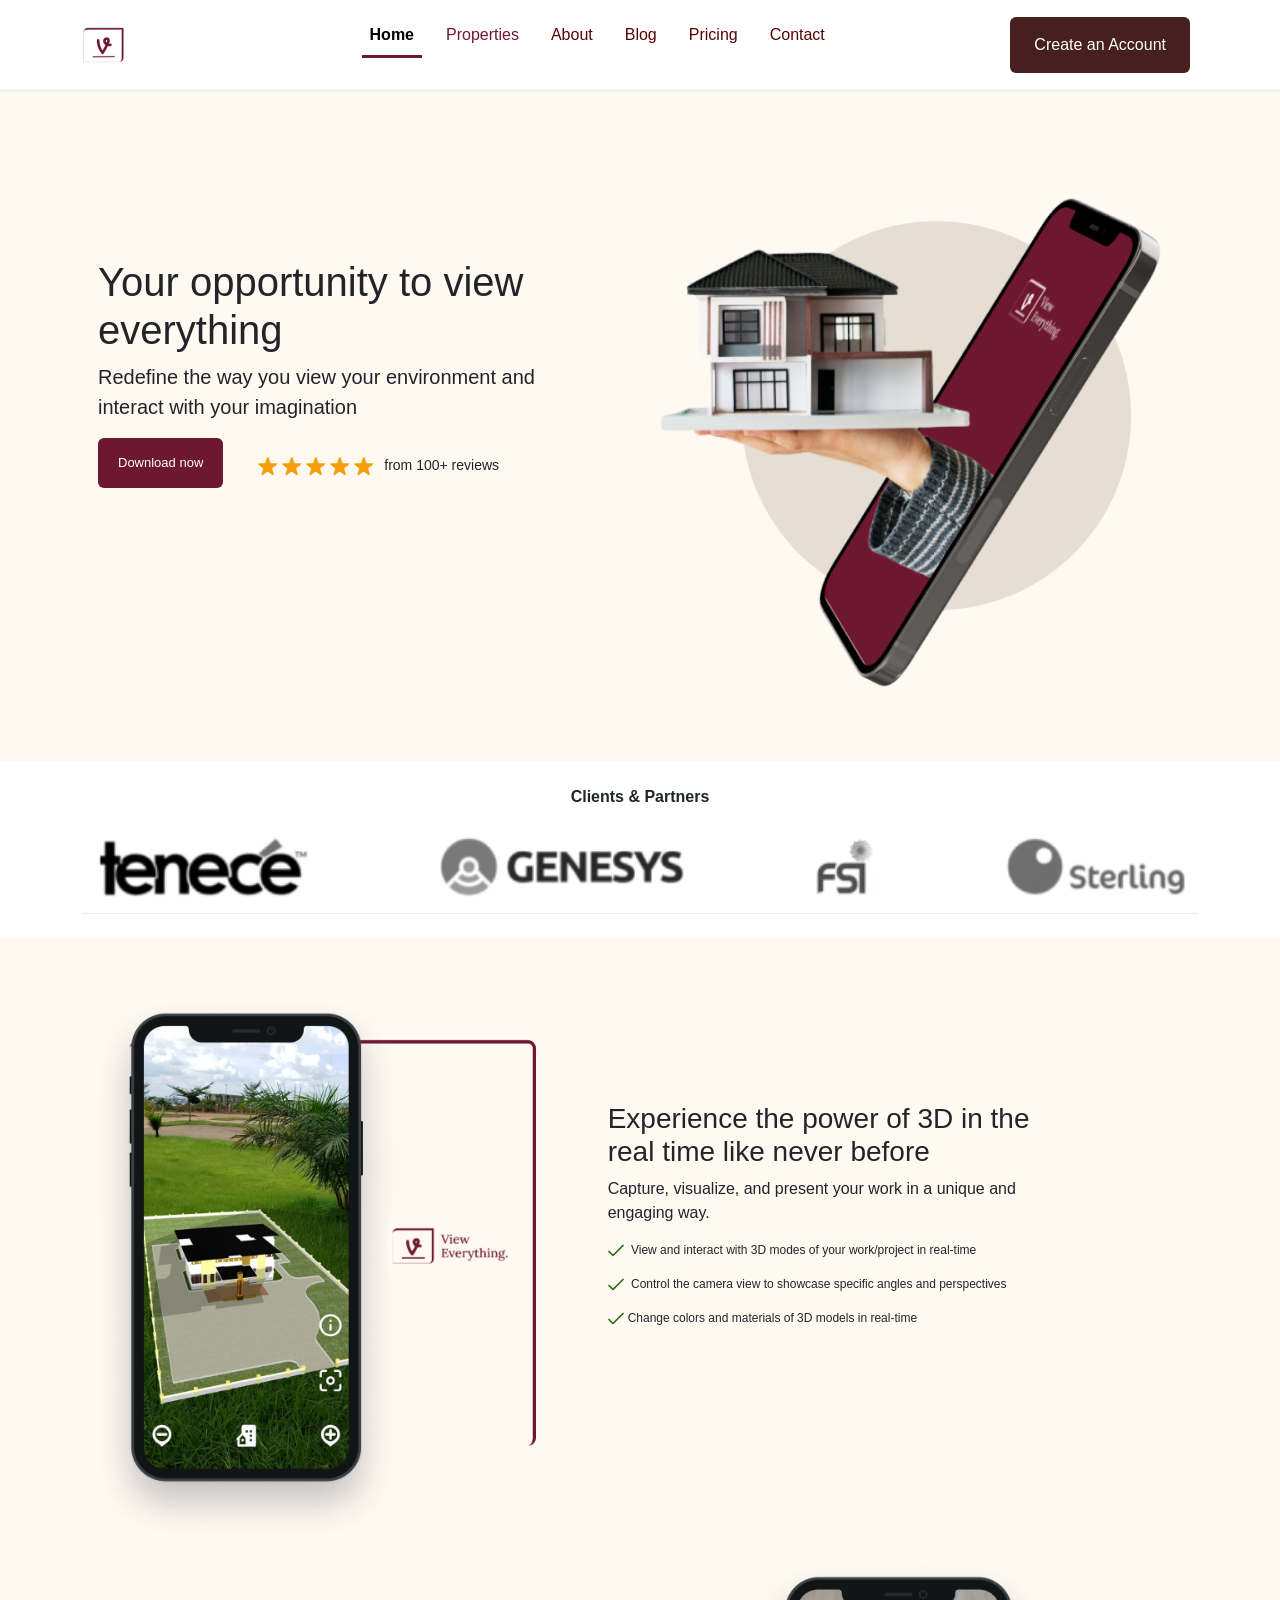
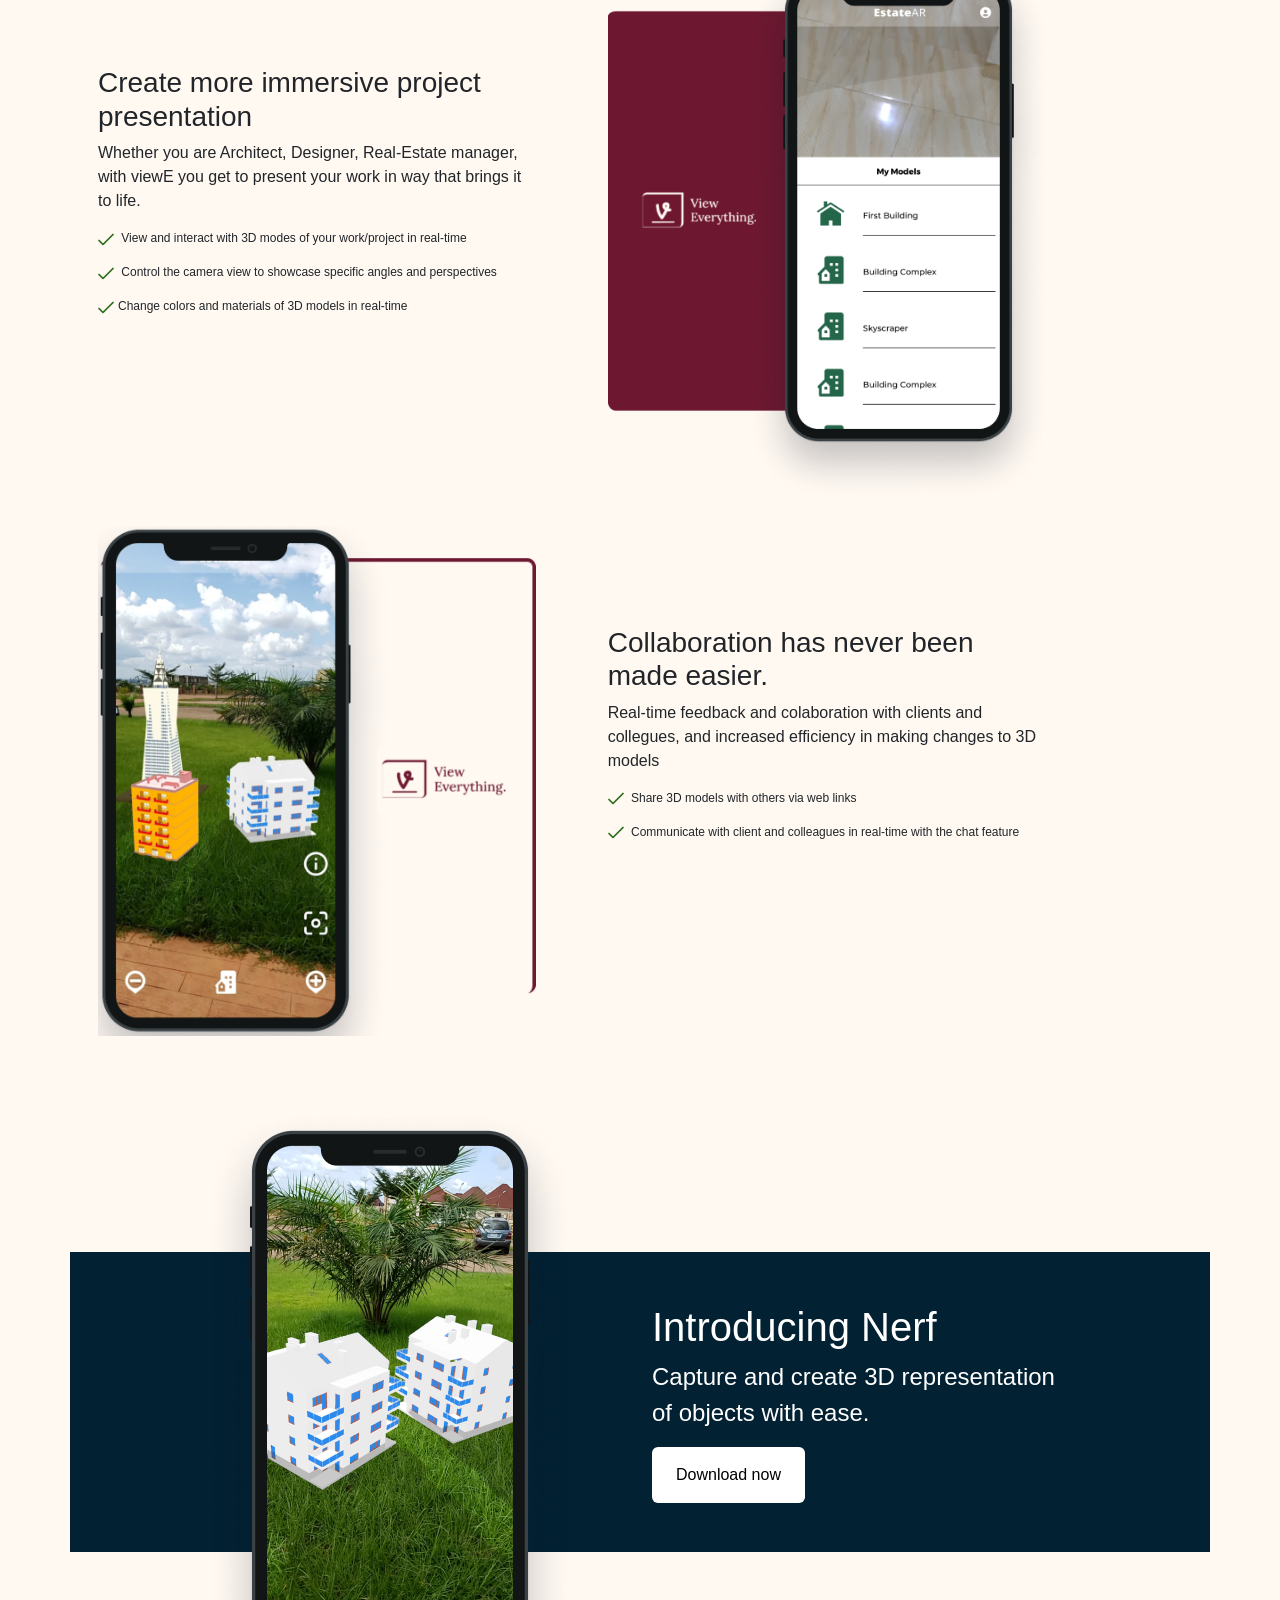
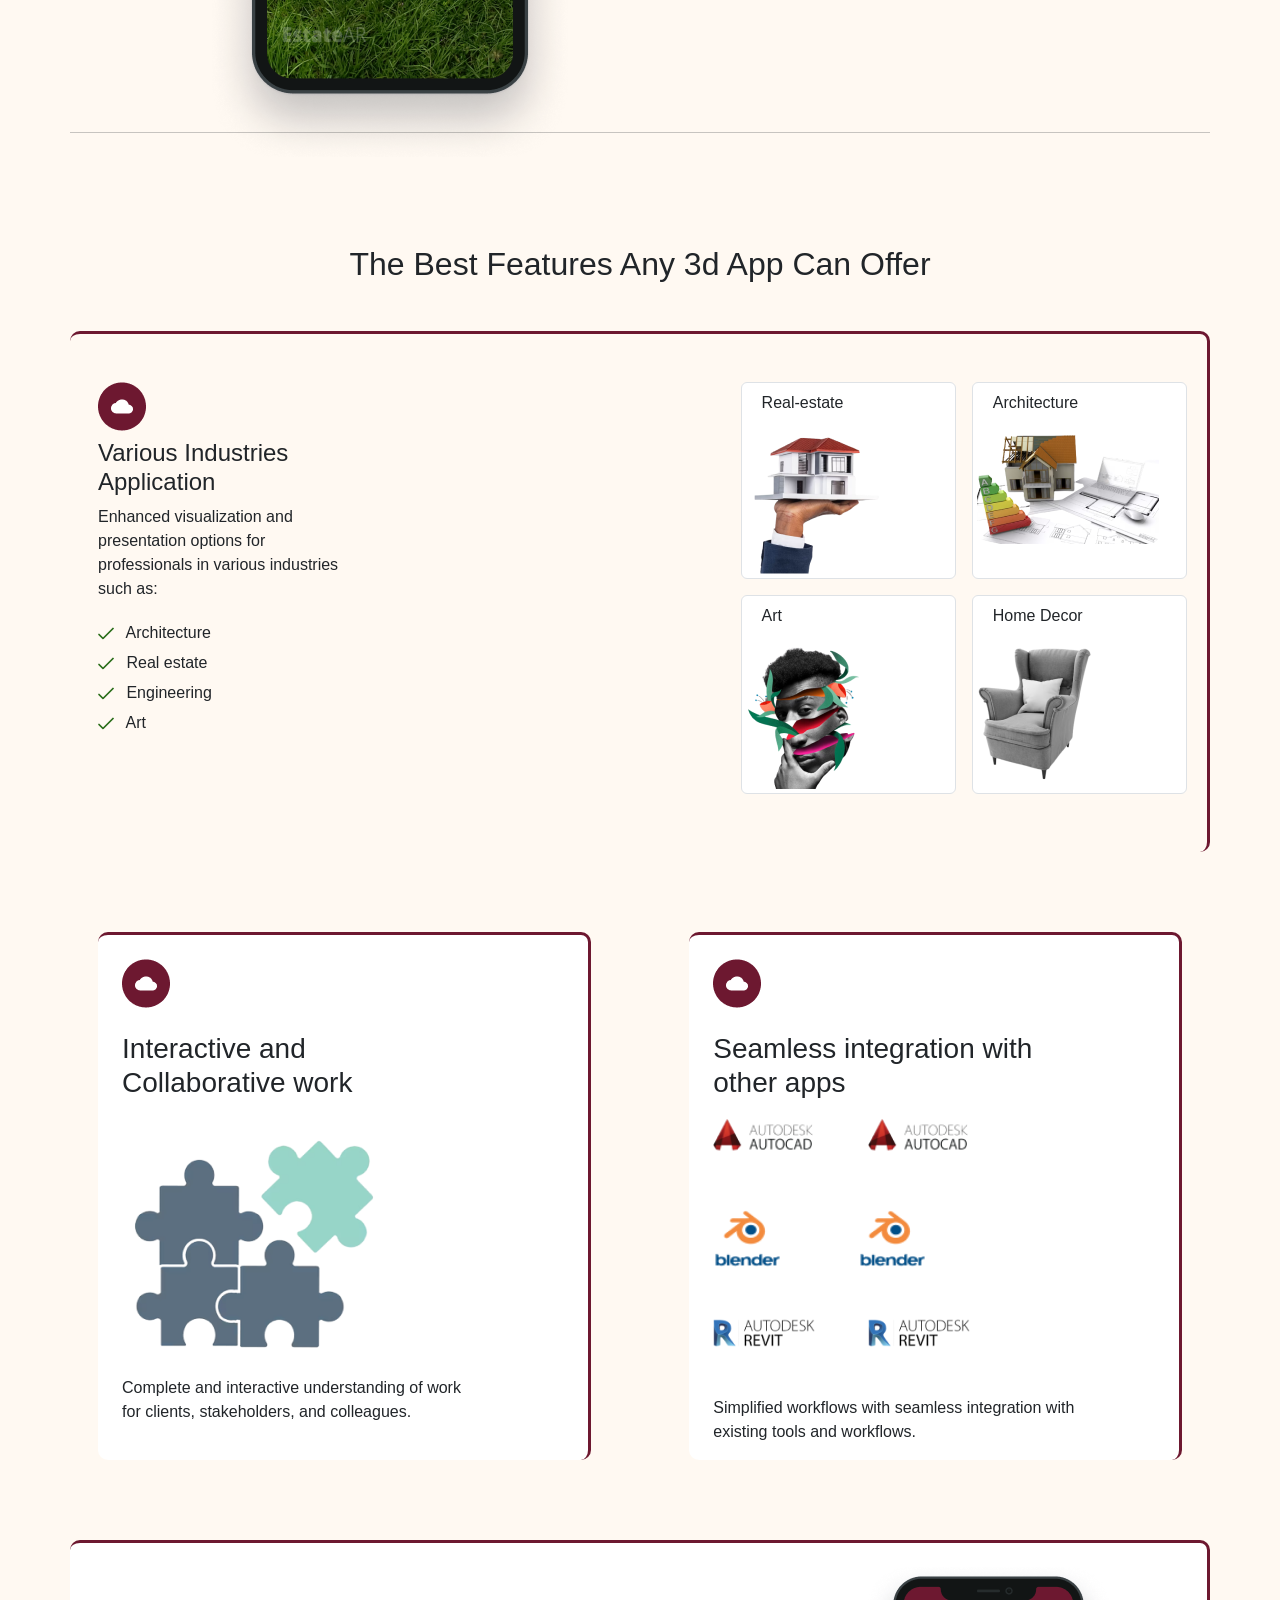
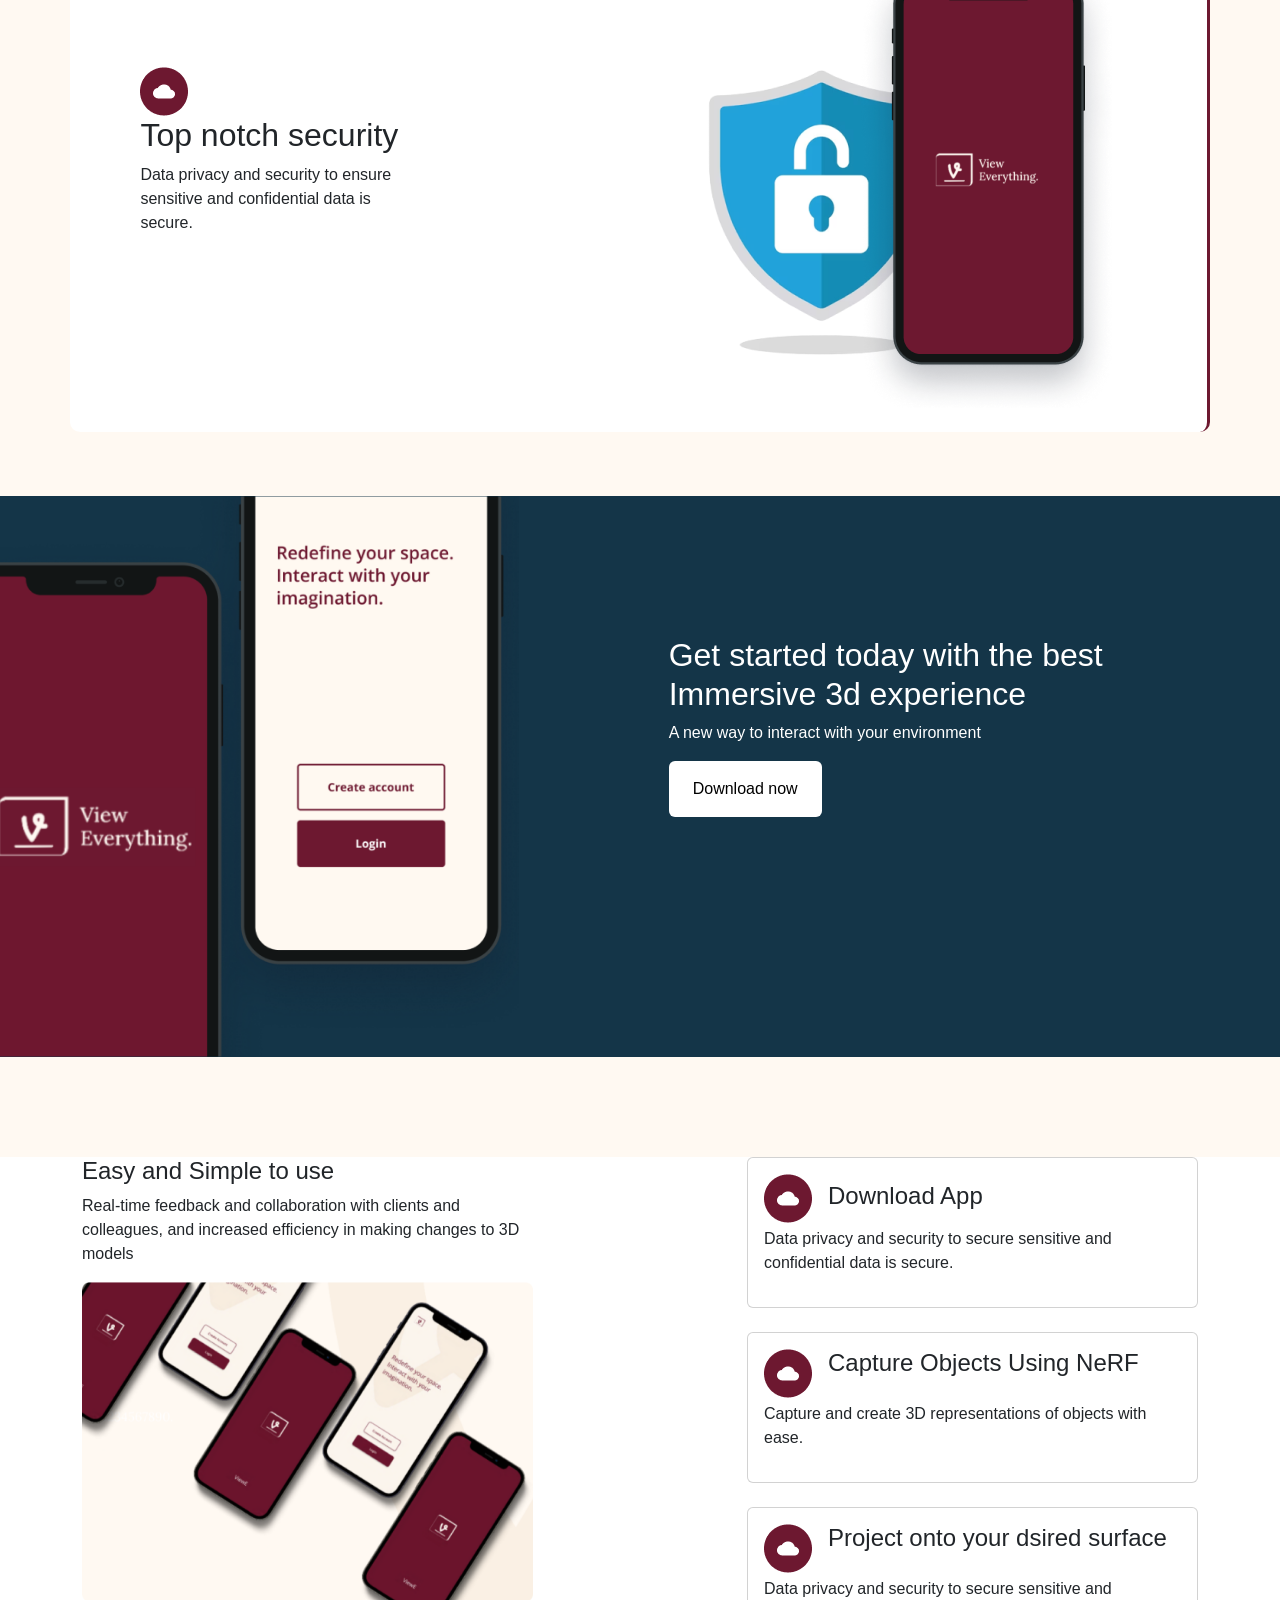
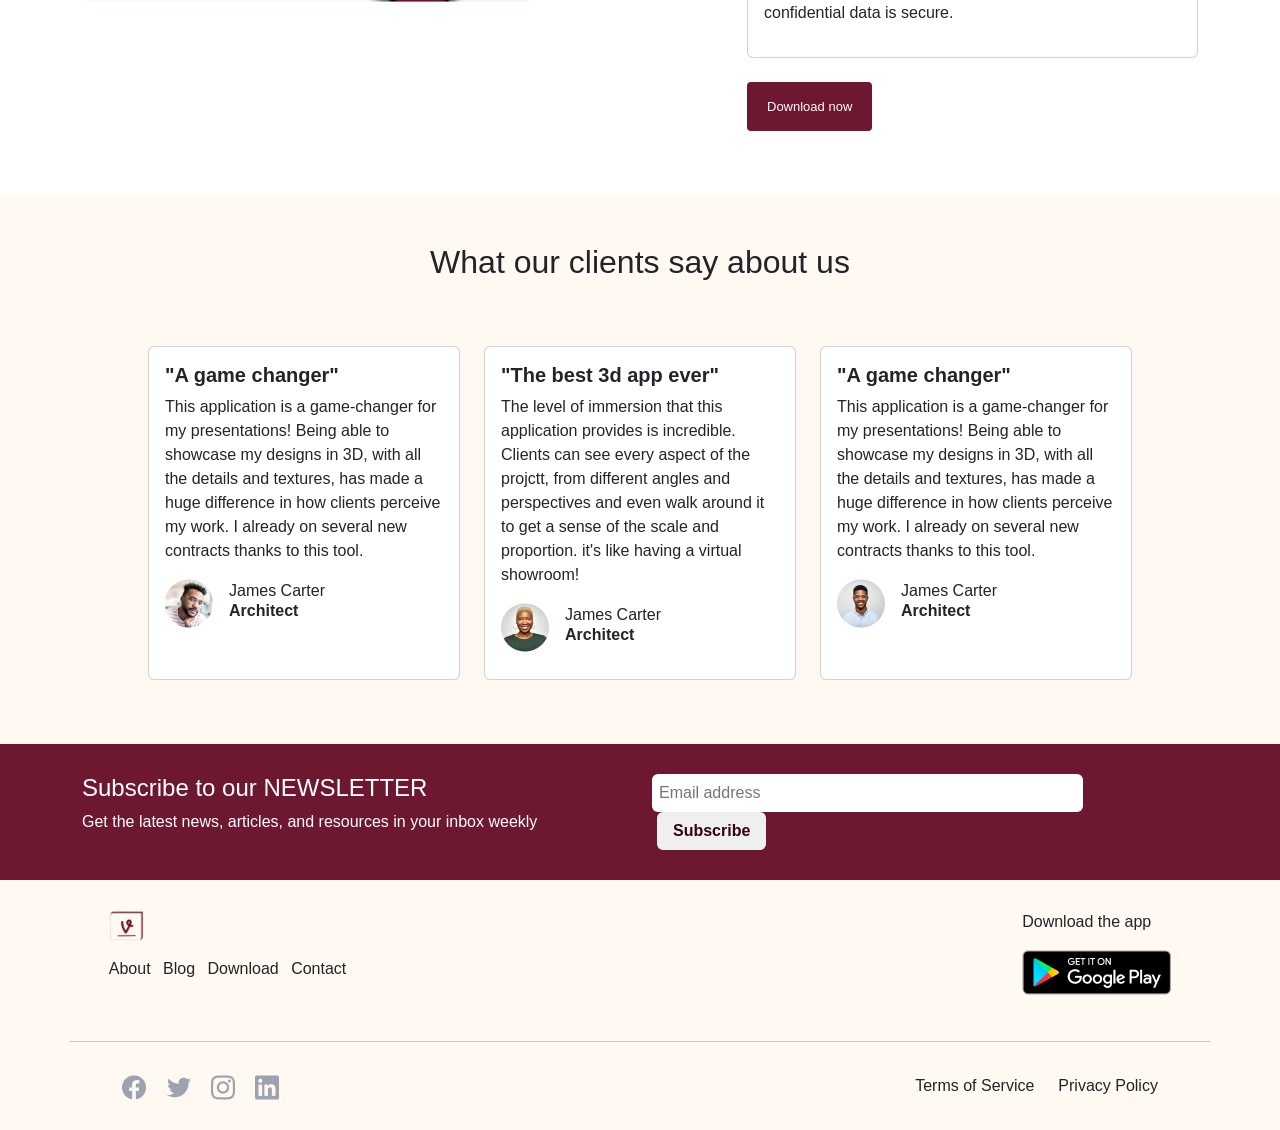
<file: index.html>
<!DOCTYPE html>
<html lang="en">
<head>
    <meta charset="UTF-8">
    <meta name="viewport" content="width=device-width, initial-scale=1.0">
    <link rel="stylesheet" href="bootstrap-5.3.2-dist/css/bootstrap.css">
    <link rel="stylesheet" href="style.css">
    <title>First Level Project</title>
</head>
<body>

<!-- HEADER NAVBAR -->
<header class="">
        <nav class="header navbar navbar-expand-md fixed-top  text-dark ">
          <div class=" container ">
              <a class="navbar-brand"  href="index.html"  class="brandLogo"><img src="img/image 17logo.png" alt="" width="50%"></a>
              <button class="navbar-toggler" type="button" data-bs-toggle="collapse" data-bs-target="#navbarCollapse" aria-controls="navbarCollapse" aria-expanded="false" aria-label="Toggle navigation">
                <span class="navbar-toggler-icon"></span>
              </button>
              <div class="collapse navbar-collapse  mobileNav" id="navbarCollapse">
                <ul class="navbar-nav gap-3 mx-auto mb-3">
                  <li class="nav-item">
                    <a class="nav-link link active" href="index.html">Home</a>
                  </li>
                  <li class="nav-item">
                    <a class="nav-link  link"  style="color: #6D1830;" href="properties.html">Properties</a>
                  </li>
                  <li class="nav-item">
                    <a class="nav-link  link" href="about.html">About</a>
                  </li>
                  <li class="nav-item">
                    <a class="nav-link  link" href="blog.html">Blog</a>
                  </li>
                  <li class="nav-item">
                    <a class="nav-link  link" href="pricing.html">Pricing</a>
                  </li>
                  <li class="nav-item">
                    <a class="nav-link  link" href="contact.html">Contact</a>
                  </li>
                  </ul>
                <a class="headerBtn2 py-3 px-4  rounded border-0 me-2 text-decoration-none"
                 href="createAccount.html" style="color: #ffffff;background-color: rgb(72, 31, 31);">Create an Account</a>
            </div>
                </div>
          </nav>
</header>

<!-- HERO SECTION -->
<section class="hero container" >
      <div class="row pt-md-5 p-3  ustify-content-between" >
         <div class="heroTxt col-sm-12 col-md-6 col-lg-6 text-sm-center text-md-start ">
           <h1>Your opportunity to view everything</h1>
           <p class="lead fw">Redefine the way you view your environment and <br> interact  with your imagination</p>
          <div class=" align-content-center herobtn"> 
          <div><button class="rounded border-0 heroDownloadBtn"> Download now </button></div><span class="mt-3 ms-4 small"><img src="img/Rating.png" alt="" class="px-2">from 100+ reviews</span>
          </div>
         </div>

         <div class="heroImg col-sm-12 col-md-6 col-lg-6 ">
          <img src="img/Group 11hero-house.png" alt="" class="img-fluid me-3">
        </div>
      </div> 
</section>

<!-- PARTNERS  LOGO  -->
 <section class="partnersLogo py-4 text-center my-5">
  <div class=" container justify-content-center">
    <p class="fw-bold">Clients & Partners</p>
    <img src="img/image 19herologo.png" alt=""  width="100%">
  </div>
</section>

<!-- EXPERIENCE THE POWER OF 3D -->
<section class=""> 
<div class="container">
  <div class="row gap-5 p-3">
    <div class="col-sm-12 col-md-5 col-lg-5 phonepixTxt order-md-2">
      <h3>Experience the power of 3D in the real time like never before</h3>
      <p>Capture, visualize, and present your work in a unique and engaging way.</p>
       <div class="phonepixTxtP">
      <p><img src="img/Iconmark.png" alt=""  class="img-fluid me-1 "> View
       and interact with 3D modes of your work/project in real-time</p>
       <p><img src="img/Iconmark.png" alt=""  class="img-fluid me-1 "> Control the camera view to
       showcase specific angles and perspectives</p>
       <p><img src="img/Iconmark.png" alt=""  class="img-fluid me-1 ">Change colors 
       and materials of 3D models in real-time</p>
     </div>
     </div>
    <div class="phonePix col-sm-12 col-md-5 col-lg-5 order-md-1">
      <img src="img/Group 5phone.png" alt="" class="img-fluid">
    </div>
  </div>
</div>  
</section>

<!-- CREATE MORE IMMERSSIVE PROJECT -->
<section class="">
  <div class="container">
    <div class="row gap-5 p-3">
      <div class="phonepixTxt col-sm-12 col-md-5 col-lg-5 ">
        <h3>Create more immersive project presentation</h3>
        <p>Whether you are Architect, Designer, Real-Estate manager, with viewE
          you get to present your work in way that brings it to life.
        </p>
         <div class="phonepixTxtP">
        <p><img src="img/Iconmark.png" alt=""  class="img-fluid me-1 "> View
         and interact with 3D modes of your work/project in real-time</p>
         <p><img src="img/Iconmark.png" alt=""  class="img-fluid me-1 "> Control the camera view to
         showcase specific angles and perspectives</p>
         <p><img src="img/Iconmark.png" alt=""  class="img-fluid me-1 ">Change colors 
         and materials of 3D models in real-time</p>
       </div>
       </div>

      <div class="phonePix col-sm-12 col-md-5 col-lg-5">
        <img src="img/Group 14phone2.png" alt="" class="img-fluid">
      </div>

    </div>
  </div>  
</section>


<!-- COLLABORATION HAS NEVER BEEN MADE EASIER -->
<section class="">
  <div class="container">
    <div class="row gap-5 p-3">
      <div class="phonepixTxt col-sm-12 col-md-5 col-lg-5 order-md-2 ">
        <h3>Collaboration has never been made easier.</h3>
        <p>Real-time feedback and colaboration with clients and collegues, and increased
          efficiency in making changes to 3D models
        </p>
         <div class="phonepixTxtP">
        <p><img src="img/Iconmark.png" alt=""  class="img-fluid me-1 "> Share 3D models with others
        via web links</p>
         <p><img src="img/Iconmark.png" alt=""  class="img-fluid me-1 "> Communicate with client and colleagues 
        in real-time with the chat feature</p>
         </div>
       </div>
        <div class="phonePix col-sm-12 col-md-5 col-lg-5 order-md-1 ">
        <img src="img/Group 6phone3.png" alt="" class="img-fluid">
        </div>

       

    </div>
  </div>  
</section>

<!-- INTRODUCTION TO NERF -->
<section class="introToNerf container mb-5 ">
    <div class="row extendedPhone">
      <div class="extendedPhoneTxt pt-3 col-sm-12 col-md-6 col-lg-6 text-white  order-md-2 text-center text-md-start">
        <h1>Introducing Nerf</h1>
        <p class="fs-4">Capture and create 3D representation of objects with ease.</p>
        <button class="rounded border-0 py-3 px-4 introToNerfBtn">Download now</button>
      </div>
      <div class="col-sm-12 col-md-6 col-lg-6 order-md-1 crossPhoneAll">
        <img src="img/Yesphone5.png" alt="" class="img-fluid " >
      </div>
      <div class="col-sm-12 col-md-6 col-lg-6 order-md-1 crossPhoneMobile">
      </div>
     </div>
</section>

<hr class="container horizontalRule" >

<!-- THE BEST FEATURE -->
<section class="my-5 bestFeature p-3">
  <h2 class="w-100 text-md-center my-5">The Best Features Any 3d App Can Offer</h2>
 <div class="container bestFeatureContain  ">
  <div class="row my-5 justify-content-between  ">
    <div class="col-sm-12 col-md-5 col-lg-5">
    <div  class="ps-3 bestFeatureTxt">
      <img src="img/Frame 40566cloud.png" alt="" class="img-fluid mb-2">
      <h4>Various Industries Application</h4>
      <p>Enhanced visualization and presentation
        options for professionals in various industries such as:
      </p>
      <div class="list ">
        <p><img src="img/Iconmark.png" alt="" class="me-2"> Architecture</p>
        <p><img src="img/Iconmark.png" alt="" class="me-2"> Real estate</p>
        <p><img src="img/Iconmark.png" alt="" class="me-2"> Engineering</p>
        <p><img src="img/Iconmark.png" alt="" class="me-2"> Art</p>
      </div>
    </div>
    </div> 

    <div class="col-sm-12 col-md-5 col-lg-5">
      <div class="d-flex gap-3">
         <div class="realEstate img-thumbnail ">
          <p class="ms-3 pt-1">Real-estate</p>
          <img src="img/image 28hand-house.png" alt="" class="img-fluid" >
         </div>
         <div class="archi img-thumbnail ">
          <p class="ms-3 pt-1">Architecture</p>
          <img src="img/image 31hu.png" alt="" class="img-fluid" >
         </div>
      </div>
      <div class="d-flex gap-3 mt-3">
        <div class="art img-thumbnail ">
          <p class="ms-3 pt-1">Art</p>
         <img src="img/image 32person.png" alt="" class="img-fluid" >
        </div>
        <div class="homeDecor img-thumbnail ">
          <p class="ms-3 pt-1">Home Decor</p>
         <img src="img/image 35chair.png" alt=""  class="img-fluid">
        </div>
     </div>
    </div>
  </div>
 </div>
</section>

<!-- INTERACTIVE AND SEAMLESS -->
<section class="interSeamless">
<div class="row p-3 justify-content-around ">
<!-- INTERACTIVE -->
<div class="interactive pt-4 ps-4 col-sm-12 col-md-5 col-lg-5 ">
        <div class="w-75">
          <img src="img/Frame 40566cloud.png" class="img-fluid mb-4 " alt="">
        <h3>Interactive and Collaborative work</h3>
        <img src="img/image 26.png" class="img-fluid my-3" alt="">
        </div>
        <p class="w-75">Complete and interactive understanding of work for
          clients, stakeholders, and colleagues.
        </p>
</div>

<!-- SEAMLESS INTEGRATION -->
<div class="seamlessIntegration pt-4 ps-4 col-sm-12 col-md-5 col-lg-5 ">
      <div class="w-75">
      <img src="img/Frame 40566cloud.png" class="img-fluid mb-4" alt="">
      <h3>Seamless integration with other apps</h3>
        <div class="smallImages">
            <div class="imgGroup">
              <div class="  my-3">
                <img src="img/image 20 (1).png" width="30%" alt="" class="me-5">
                <img src="img/image 20 (1).png" width="30%" alt="" >
              </div>
              <div class=" my-5">
                <img src="img/image 22.png"  width="20%" alt="" class="me-5">
                <img src="img/image 22.png" width="20%" alt=""class="ms-4">
              </div>
              <div class="mb-5 ">
                <img src="img/image 23n.png" width="30%" alt=""class="me-5">
                <img src="img/image 23n.png" width="30%" alt="">
              </div>
            </div>
        </div>
   </div>
   <p class="mt-3" style="width: 80%;">Simplified workflows with seamless integration with
    existing tools and workflows.
  </p>
</div>
</section>

<!-- TOP NOTCH -->
<section class="my-5 p-3">
  <div class="container  topNotch p-4">
    <div class="row justify-content-around">
       <div class="col-sm-12 col-md-5 col-lg-5">
        <div class="topNotchTxt" >
          <img src="img/Frame 40566cloud.png" alt="">
          <h2>Top notch security</h1>
          <p>Data privacy and security to ensure sensitive and confidential data is secure.</p>
        </div>
       </div>
       <div class="col-sm-12 col-md-5 col-lg-5">
        <img src="img/Group 5.png" alt="" class="img-fluid">
       </div>
    </div>
  </div>
</section>

<!--REDEFINE YOUR SPACE  -->
<section class="redefine">
  <div class="row justify-content-between ">
      <div class="col-sm-12 col-md-5 col-lg-5">
        <div  class="redefineMobilePix">
          <img src="img/image 14.png" alt="" class="img-fluid">
        </div>
      </div>
      <div class=" redefineTxt col-sm-12 col-md-5 col-lg-5 ">
        <h2>Get started today with the best Immersive 3d experience</h2>
        <p>A new way to interact with your environment</p>
        <button class="rounded border-0 py-3 px-4 redefineSpacefBtn">Download now</button>
      </div>
</div>
</section>

<!-- EASY AND SIMPLE TO USE -->
<section class="bg-white pb-5">
  <div class="easyAndSimple container pb-3 ">
    <div class="row justify-content-between " >
      <div class="easyTxt col-sm-12 col-md-5 col-lg-5 ">
        <h4>Easy and Simple to use</h4>
        <p>Real-time feedback and collaboration with
          clients and colleagues, and increased efficiency in 
          making changes to 3D models
        </p>
        <img src="img/Rectangle 58.png" alt="" class="img-fluid">
      </div>

      <div class="easyTxt col-sm-12 col-md-5 col-lg-5 md">
        <div class="cardsGroup ">
          <div class="card card1 mb-4  p-3">
             <div class="d-flex align-items-center">
              <img src="img/Frame 40566cloud.png" alt="" class="img-fluid me-3 mb-1">
             <h4>Download App</h4>
             </div>
             <p>Data privacy and security to secure
              sensitive and confidential data is secure.
             </p>
          </div>

          <div class="card card2 mb-4 p-3 ">
            <div class="d-flex">
              <img src="img/Frame 40566cloud.png" alt="" class="img-fluid me-3  mb-1">
             <h4>Capture Objects Using NeRF</h4>
             </div>
             <p>Capture and create 3D representations of objects
              with ease.
             </p>
          </div>
          <div class="card card3 p-3  ">
            <div class="d-flex">
              <img src="img/Frame 40566cloud.png" alt="" class="img-fluid me-3 mb-1">
            <h4>Project onto your dsired surface</h4>
            </div>
            <p>Data privacy and security to secure
              sensitive and confidential data is secure.
            </p>
          </div>
        </div>

        <button class="rounded-1 border-0 heroDownloadBtn mt-4">Download now</button>
      </div>
    </div>
  </div>
</section>

<!-- TESTIMONIES -->
<section>
  <div class="container-fluid my-5">
    <h2 class="text-center">What our clients say about us</h2>
    <div class="row my-5 gap-4 justify-content-center p-3">

      <!-- FIRST CARD -->
      <div class="card p-3 col-sm-12 col-md-4 col-lg-3">
        <h5 class="fw-bold">"A game changer"</h5>
          <p> This application  is a game-changer for my presentations! Being able to showcase my designs in 3D, with all the details and textures,
            has made a huge difference in how clients perceive my work. I already
            on several new contracts thanks to this tool.
          </p>
          <div class="d-flex">
            <div class="me-3">
              <img src="img/Ellipse 1.png" alt="" class="img-fluid"> 
            </div>
          <div> 
            <p>James Carter</p>
            <p class="fw-bold" style="margin-top: -20px;">Architect</p>
          </div>
        </div>
      </div>

         <!-- SECOND CARD -->
         <div class="card p-3 col-sm-12 col-md-4 col-lg-3">
          <h5 class="fw-bold">"The best 3d app ever"</h5>
            <p>
              The level of immersion that this application provides
              is incredible. Clients can see every aspect of the projctt, from different angles and perspectives
              and even walk around it to get a sense of the scale and proportion. it's like having a virtual showroom!
            </p>
            <div class="d-flex">
              <div class="me-3">
                <img src="img/Ellipse 1 (1).png" alt="" class="img-fluid"> 
              </div>
            <div> 
              <p>James Carter</p>
              <p class="fw-bold" style="margin-top: -20px;">Architect</p>
            </div>
          </div>
        </div>

           <!-- THIRD CARD -->
      <div class="card p-3 col-sm-12 col-md-4 col-lg-3">
        <h5 class="fw-bold">"A game changer"</h5>
          <p> This application  is a game-changer for my presentations! Being able to showcase my designs in 3D, with all the details and textures,
            has made a huge difference in how clients perceive my work. I already
            on several new contracts thanks to this tool.
          </p>
          <div class="d-flex">
            <div class="me-3">
              <img src="img/Ellipse 1 (2).png" alt="" class="img-fluid"> 
            </div>
          <div> 
            <p>James Carter</p>
            <p class="fw-bold" style="margin-top: -20px;">Architect</p>
          </div>
        </div>
      </div>
    </div>
  </div>
</section>

<!-- NEWSLETTER -->
<section class="newsLetter">
  <div class="container">
    <div class="row justify-content-between align-items-center newsLetterRow">
      <div class=" col-sm-12 col-md-6 col-lg-6">
        <h4>Subscribe to our NEWSLETTER</h4>
        <p>Get the latest news, articles, and resources in your
          inbox weekly
        </p>
      </div>
  
      <div class=" col-sm-12 col-md-6 col-lg-6 aliit">
         <div class="inputForm ">
          <input type="text" name="" placeholder="Email address" id="" class="rounded border-0 ">
          <button class="newsLetterBtn px-3 rounded border-0">Subscribe</button>
         </div>
    </div>
    </div>

  </div>
</section>
<!-- LINKS AND GOOGLE APP -->
<div class="linksAndGoogleApp">
    <div class="linkGroup">
      <img src="img/image 17logo.png" alt="" width="15%">
      <div class=" mt-3">
        <a href="about.html" class="text-decoration-none text-dark">About</a>
        <a href="blog.html" class="mx-2 text-decoration-none text-dark">Blog</a>
        <a href="download.html"class="text-decoration-none text-dark">Download</a>
        <a href="contact.html" class="ms-2 text-decoration-none text-dark">Contact</a>
      </div>
    </div>

    <div class="linksGroupGoogleApp">
        <p>Download the app</p>
        <img src="img/Frame 10.png" alt="">
    </div>

</div>

<hr class="container">

<!-- FOOTER SECTION -->
<footer class="p-3">
   <div class="footer footerGroup">
    <div class="footerImg">
      <img src="img/facebook.png" alt="">
      <img src="img/twitter.png" alt="" class="mx-3">
      <img src="img/instagram.png" alt="">
      <img src="img/linkedin.png" alt="" class="ms-3">
     </div>

   
      <div class="footerTxt d-flex gap-4 ">
        <p>Terms of Service</p>
        <p>Privacy Policy</p>
      </div>
    </div>
</footer>
<script src="bootstrap-5.3.2-dist/js/bootstrap.bundle.js"></script>
</body>
</html>
</file>
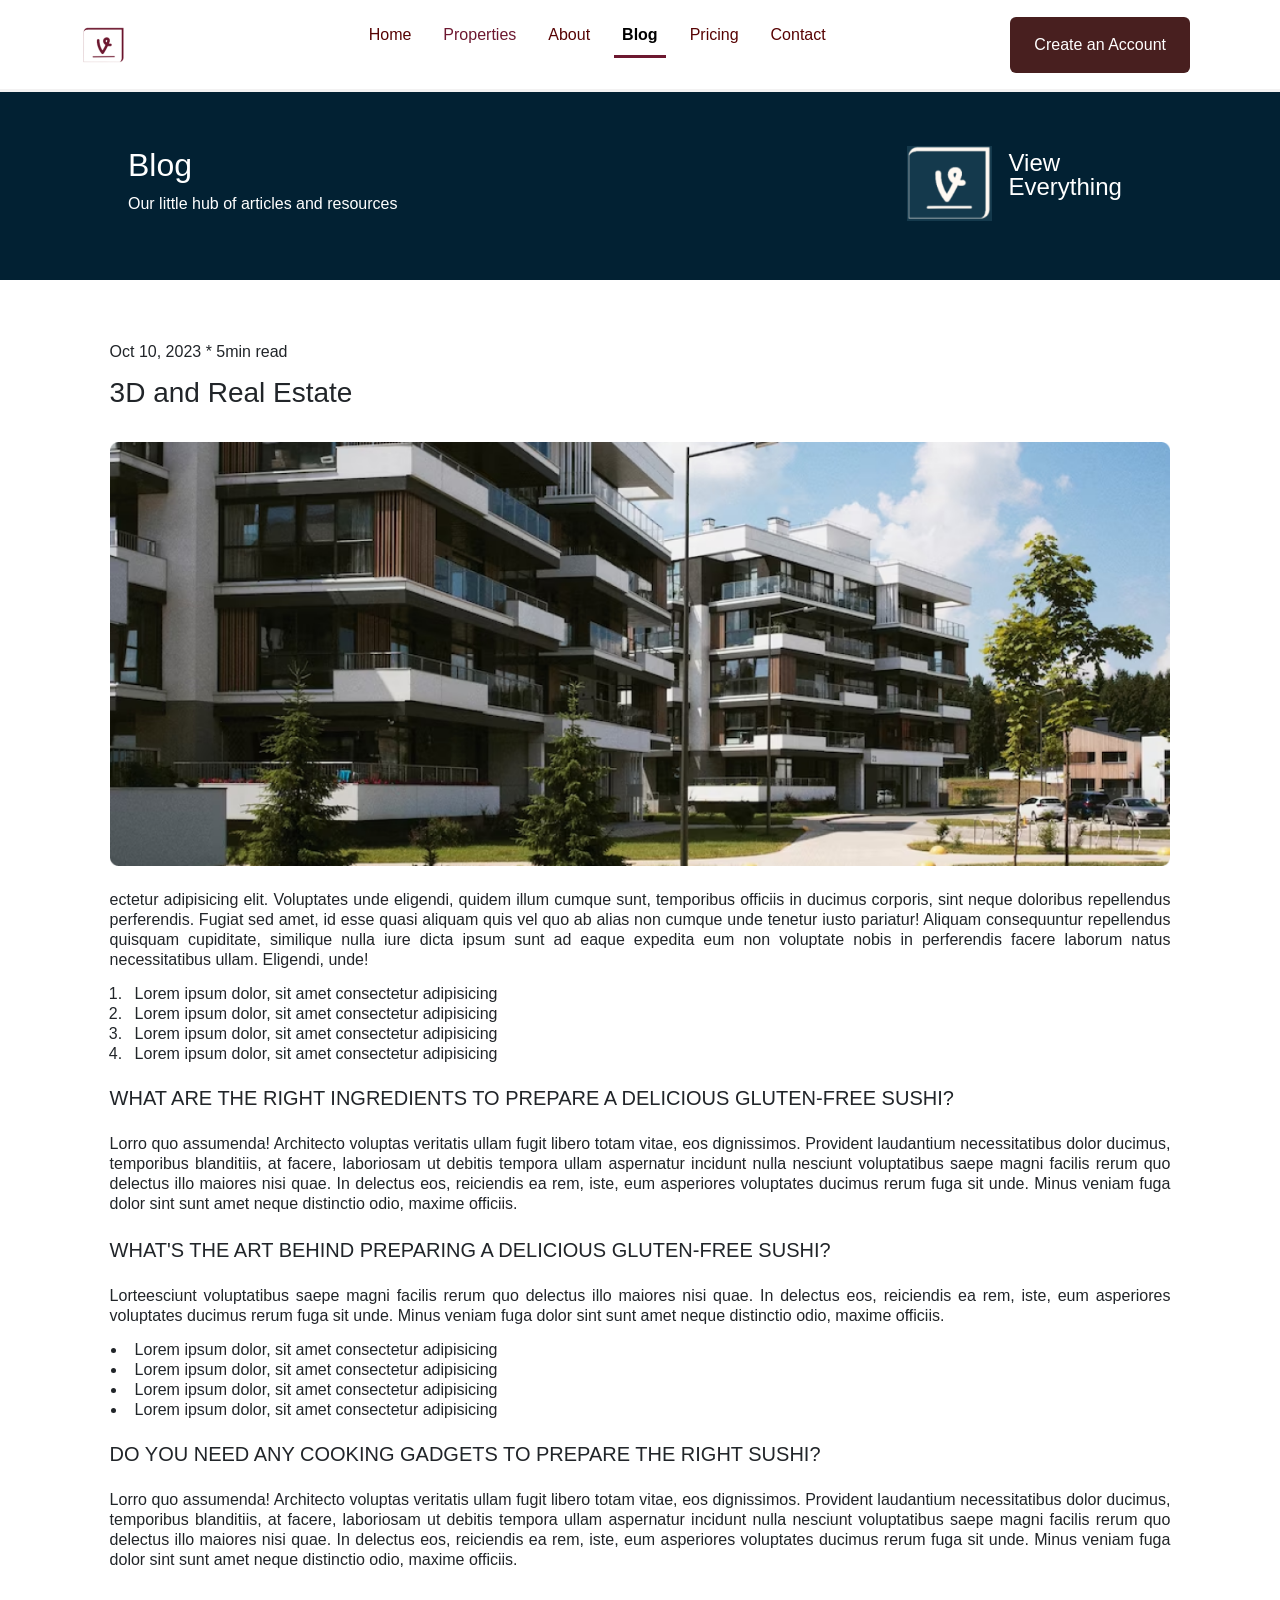
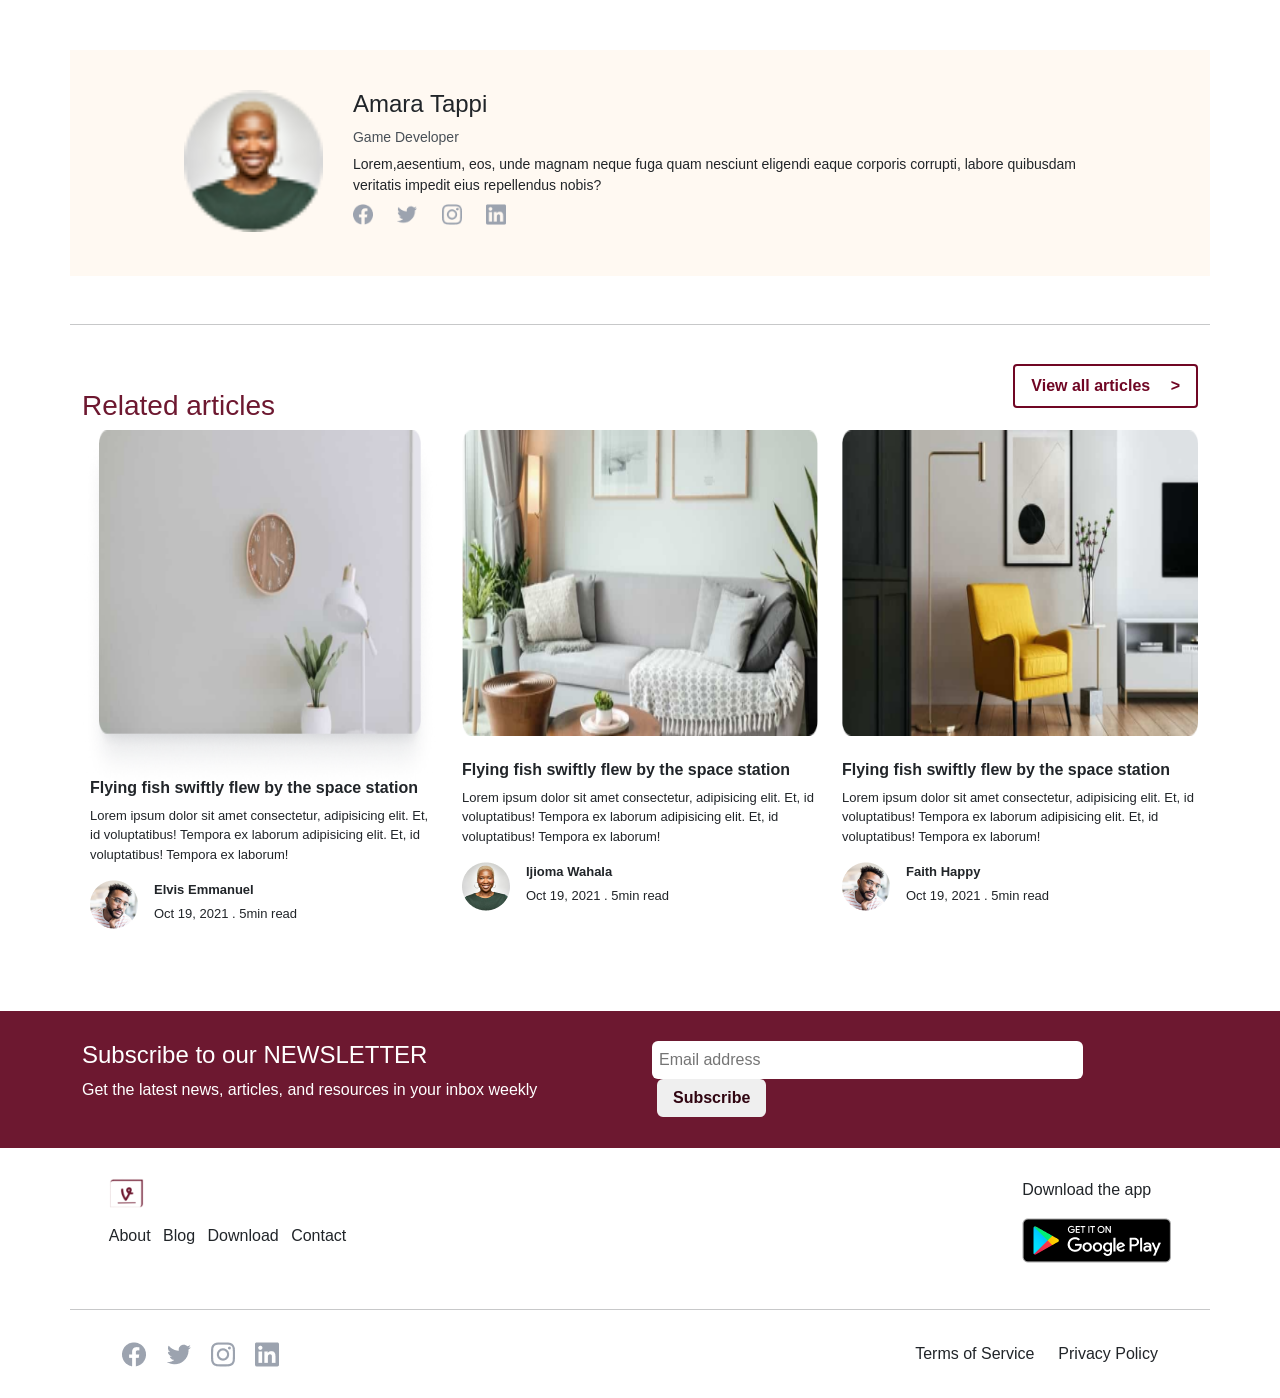
<file: 3dEstate.html>
<!DOCTYPE html>
<html lang="en">
<head>
    <meta charset="UTF-8">
    <meta name="viewport" content="width=device-width, initial-scale=1.0">
    <link rel="stylesheet" href="bootstrap-5.3.2-dist/css/bootstrap.css">
    <link rel="stylesheet" href="style.css">
    <title>First Level Project</title>
</head>
<body class="blogBackground">

<!-- HEADER NAVBAR -->
<header class="">
        <nav class="header navbar navbar-expand-md fixed-top  text-dark ">
          <div class=" container ">
              <a class="navbar-brand"  href="index.html"  class="brandLogo"><img src="img/image 17logo.png" alt="" width="50%"></a>
              <button class="navbar-toggler" type="button" data-bs-toggle="collapse" data-bs-target="#navbarCollapse" aria-controls="navbarCollapse" aria-expanded="false" aria-label="Toggle navigation">
                <span class="navbar-toggler-icon"></span>
              </button>
              <div class="collapse navbar-collapse  mobileNav" id="navbarCollapse">
                <ul class="navbar-nav gap-3 mx-auto mb-3">
                  <li class="nav-item">
                    <a class="nav-link link" href="index.html">Home</a>
                  </li>
                  <li class="nav-item">
                    <a class="nav-link  link " style="color: #6D1830;" href="properties.html">Properties</a>
                  </li>
                  <li class="nav-item">
                    <a class="nav-link  link" href="about.html">About</a>
                  </li>
                  <li class="nav-item">
                    <a class="nav-link  link active" href="blog.html">Blog</a>
                  </li>
                  <li class="nav-item">
                    <a class="nav-link  link" href="pricing.html">Pricing</a>
                  </li>
                  <li class="nav-item">
                    <a class="nav-link  link" href="contact.html">Contact</a>
                  </li>
                  </ul>
                <a class="headerBtn2 py-3 px-4  rounded border-0 me-2 text-decoration-none"
                 href="createAccount.html" style="color: #ffffff;background-color: rgb(72, 31, 31);">Create an Account</a>
            </div>
                </div>
          </nav>
</header>



<!-- BLOG-->
<section class=" aboutViewSection mb-5 ">
    <div class="containerMe pt-5">
      <div class="row py-5">
         <div class="aboutViewTxtCol col-sm-12 col-md-6 col-lg-6">
          <div class="aboutViewTxt">
            <h2>Blog</h2>
            <p>Our little hub of articles and resources</p>
          </div>
         </div>
         <div class="aboutViewLogoCol col-sm-12 col-md-6 col-lg-6 mt">
          <div class="aboutViewLogo  align-items-center heroLogoImg" >
            <img src="img/image 37.png" alt="" width="35%">
            <p class="ms-3 fs-4 lh-1">View <br> Everything</p>
          </div>
         </div>
      </div>
    </div>
</section>

<!-- FEATURED ARTICLE -->
<section class=" p-3 mb-5">
 <div class="DEstatecontainer">
    <div class=" lh-1">
      <div class="imgCaption">
        <p>Oct 10, 2023 * 5min read</p>
        <h3>3D and Real Estate</h3>
      </div>
        <img src="img/Blog-Card.png" alt="" class="img-fluid my-4 blogCardPix">

        <div class="captionTxt">
            <p class="" style="line-height:20px;"> ectetur adipisicing elit. Voluptates unde eligendi, quidem illum cumque sunt, temporibus officiis in ducimus corporis, sint neque doloribus repellendus perferendis. Fugiat sed amet, id esse quasi aliquam quis vel quo ab alias non cumque unde tenetur iusto pariatur! Aliquam consequuntur repellendus quisquam cupiditate, similique nulla iure dicta ipsum sunt ad eaque expedita eum non voluptate nobis in perferendis facere laborum natus necessitatibus ullam. Eligendi, unde!</p>
              
              <ul class="list">
                  <li class="ps-2 mb-1"> Lorem ipsum dolor, sit amet consectetur adipisicing</li>
                  <li class="ps-2 mb-1"> Lorem ipsum dolor, sit amet consectetur adipisicing</li>
                  <li class="ps-2 mb-1"> Lorem ipsum dolor, sit amet consectetur adipisicing</li>
                  <li class="ps-2 mb-1"> Lorem ipsum dolor, sit amet consectetur adipisicing</li>
              </ul>

              <h5 class="mt-4 mb-4">WHAT ARE THE RIGHT INGREDIENTS TO PREPARE A DELICIOUS GLUTEN-FREE SUSHI?</h5 >
                <p style="line-height:20px;">Lorro quo  assumenda! Architecto voluptas veritatis ullam fugit libero totam vitae, eos dignissimos. Provident laudantium necessitatibus dolor ducimus, temporibus blanditiis, at facere, laboriosam ut debitis tempora ullam aspernatur incidunt nulla nesciunt voluptatibus saepe magni facilis rerum quo delectus illo maiores nisi quae. In delectus eos, reiciendis ea rem, iste, eum asperiores voluptates ducimus rerum fuga sit unde. Minus veniam fuga dolor sint sunt amet neque distinctio odio, maxime officiis.</p>
                
              <h5 class="mt-4 mb-4">WHAT'S THE ART BEHIND PREPARING A DELICIOUS GLUTEN-FREE SUSHI?</h5 >
                <p style="line-height:20px;">Lorteesciunt voluptatibus saepe magni facilis rerum quo delectus illo maiores nisi quae. In delectus eos, reiciendis ea rem, iste, eum asperiores voluptates ducimus rerum fuga sit unde. Minus veniam fuga dolor sint sunt amet neque distinctio odio, maxime officiis.</p>
                <ul class="list">
                  <li class="ps-2 mb-1"  style="list-style:disc;"> Lorem ipsum dolor, sit amet consectetur adipisicing</li>
                  <li class="ps-2 mb-1"  style="list-style:disc;"> Lorem ipsum dolor, sit amet consectetur adipisicing</li>
                  <li class="ps-2 mb-1"  style="list-style:disc;"> Lorem ipsum dolor, sit amet consectetur adipisicing</li>
                  <li class="ps-2 mb-1"  style="list-style:disc;"> Lorem ipsum dolor, sit amet consectetur adipisicing</li>
              </ul>
              <h5 class="mt-4 mb-4">DO YOU NEED ANY COOKING GADGETS TO PREPARE THE RIGHT SUSHI?</h5 >
                  <p style="line-height:20px;">Lorro quo  assumenda! Architecto voluptas veritatis ullam fugit libero totam vitae, eos dignissimos. Provident laudantium necessitatibus dolor ducimus, temporibus blanditiis, at facere, laboriosam ut debitis tempora ullam aspernatur incidunt nulla nesciunt voluptatibus saepe magni facilis rerum quo delectus illo maiores nisi quae. In delectus eos, reiciendis ea rem, iste, eum asperiores voluptates ducimus rerum fuga sit unde. Minus veniam fuga dolor sint sunt amet neque distinctio odio, maxime officiis.</p>
        </div>
    </div>
 </div>
</section>

<section class="amaraProfile container mb-5">
<div  class="amaraGroup">
  
    <img src="img/Ellipse 1 (1).png" alt="" width="20%" height="30%">
 
  <div class="amaraTxt">
    <h4>Amara Tappi</h4>
    <p class="text-dark-emphasis">Game Developer</p>
    <p style="margin-top: -10px;">Lorem,aesentium, eos, unde magnam neque fuga quam nesciunt eligendi eaque corporis corrupti, labore quibusdam veritatis impedit eius repellendus nobis?</p>
    <div class="icons">
      <img src="img/facebook.png" alt="" style="width: 20px;">
      <img src="img/twitter.png" alt="" style="width: 20px;">
      <img src="img/instagram.png" alt="" style="width: 20px;">
      <img src="img/linkedin.png" alt="" style="width: 20px;">
    </div>
  </div>
</div>
</section>

<hr class="container " >


<!-- LATEST ARTICLES -->
<section class="articleShowscase">
    <div class="container">
      <div class="articleShowscaseHeaderAndBtn">
        <div><h3 class="mt-5 " style="color: #6D1830;">Related articles</h3></div>
        <div><button class="py-2 px-3 articleBtn rounded-1"> View all articles <span class="ms-3">></span></button></div>
      </div>
       
        
        <div class="row row1 mb-5">

             <!-- FIRST COLUMN -->
            <div class="col-sm-12 col-md-4 col-lg-4 mb-4 ">
             <div class="">
                <img src="img/Image.png" alt="" width="100%" style="height:40vh;" >
                <div class="firstColTxt showcaseCol ps-2" style="margin-top: -12px;">
                <h6 class="fw-bold">Flying fish swiftly flew by the space station</h6>
                <p > Lorem ipsum dolor sit amet consectetur, adipisicing elit. Et, id voluptatibus! Tempora ex laborum adipisicing elit. Et, id voluptatibus! Tempora ex laborum!</p>
                
                 <!-- CAPTION -->
                 <div class="d-flex mt-3">
                    <div class="me-3 ">
                      <img src="img/Ellipse 1.png" alt="" class="img-fluid"> 
                    </div>
                  <div class="" > 
                    <p class="fw-bold">Elvis Emmanuel</p>
                    <p  style="margin-top: -12px;">Oct 19, 2021 . 5min read </p>
                  </div>
                </div>
            </div>
             </div>      
            </div>

            <!-- SECOND COLUMN -->
              <div class="col-sm-12 col-md-4 col-lg-4 mb-4 ">
                <div class="">
                    <img src="img/unsplash_OtXADkUh3-I.png" alt="" width="100%" style="height: 34vh;">
                
                    <div class="firstColTxt showcaseCol mt-4">
                    <h6 class="fw-bold">Flying fish swiftly flew by the space station</h6>
                    <p > Lorem ipsum dolor sit amet consectetur, adipisicing elit. Et, id voluptatibus! Tempora ex laborum adipisicing elit. Et, id voluptatibus! Tempora ex laborum!</p>
                    
                     <!-- CAPTION -->
                     <div class="d-flex mt-3">
                        <div class="me-3">
                          <img src="img/Ellipse 1 (1).png" alt="" class="img-fluid"> 
                        </div>
                      <div> 
                        <p class="fw-bold">Ijioma Wahala</p>
                        <p  style="margin-top: -12px;">Oct 19, 2021 . 5min read </p>
                      </div>
                    </div>
                </div>
               
            </div>      
            </div>

             <!-- THIRD COLUMN -->
             <div class="col-sm-12 col-md-4 col-lg-4 mb-4 ">
                <img src="img/unsplash__HqHX3LBN18.png" alt="" width="100%" style="height: 34vh;">
                
                <div class="firstColTxt showcaseCol  mt-4">
                <h6 class="fw-bold">Flying fish swiftly flew by the space station</h6>
                <p > Lorem ipsum dolor sit amet consectetur, adipisicing elit. Et, id voluptatibus! Tempora ex laborum adipisicing elit. Et, id voluptatibus! Tempora ex laborum!</p>
                
                 <!-- CAPTION -->
                 <div class="d-flex mt-3">
                    <div class="me-3">
                      <img src="img/Ellipse 1.png" alt="" class="img-fluid"> 
                    </div>
                  <div> 
                    <p class="fw-bold">Faith Happy</p>
                    <p  style="margin-top: -12px;">Oct 19, 2021 . 5min read </p>
                  </div>
                </div>
            </div>      
            </div>

        </div>        
    </div>
</section>

<!-- NEWSLETTER -->
<section class="newsLetter">
    <div class="container">
      <div class="row justify-content-between align-items-center newsLetterRow">
        <div class=" col-sm-12 col-md-6 col-lg-6">
          <h4>Subscribe to our NEWSLETTER</h4>
          <p>Get the latest news, articles, and resources in your
            inbox weekly
          </p>
        </div>
    
        <div class=" col-sm-12 col-md-6 col-lg-6 aliit">
           <div class="inputForm ">
            <input type="text" name="" placeholder="Email address" id="" class="rounded border-0 ">
            <button class="newsLetterBtn px-3 rounded border-0">Subscribe</button>
           </div>
      </div>
      </div>
  
    </div>
  </section>
  <!-- LINKS AND GOOGLE APP -->
  <div class="linksAndGoogleApp">
      <div class="linkGroup">
        <img src="img/image 17logo.png" alt="" width="15%">
        <div class=" mt-3">
          <a href="about.html" class="text-decoration-none text-dark">About</a>
          <a href="blog.html" class="mx-2 text-decoration-none text-dark">Blog</a>
          <a href="download.html"class="text-decoration-none text-dark">Download</a>
          <a href="contact.html" class="ms-2 text-decoration-none text-dark">Contact</a>
        </div>
      </div>
  
      <div class="linksGroupGoogleApp">
          <p>Download the app</p>
          <img src="img/Frame 10.png" alt="">
      </div>
  
  </div>
  
  <hr class="container">
  
  <!-- FOOTER SECTION -->
  <footer class="p-3 ">
     <div class="footer footerGroup">
      <div class="footerImg">
        <img src="img/facebook.png" alt="">
        <img src="img/twitter.png" alt="" class="mx-3">
        <img src="img/instagram.png" alt="">
        <img src="img/linkedin.png" alt="" class="ms-3">
       </div>
  
     
        <div class="footerTxt d-flex gap-4 ">
          <p>Terms of Service</p>
          <p>Privacy Policy</p>
        </div>
      </div>
  </footer>
  <script src="bootstrap-5.3.2-dist/js/bootstrap.bundle.js"></script>
  </body>
  </html>
</file>
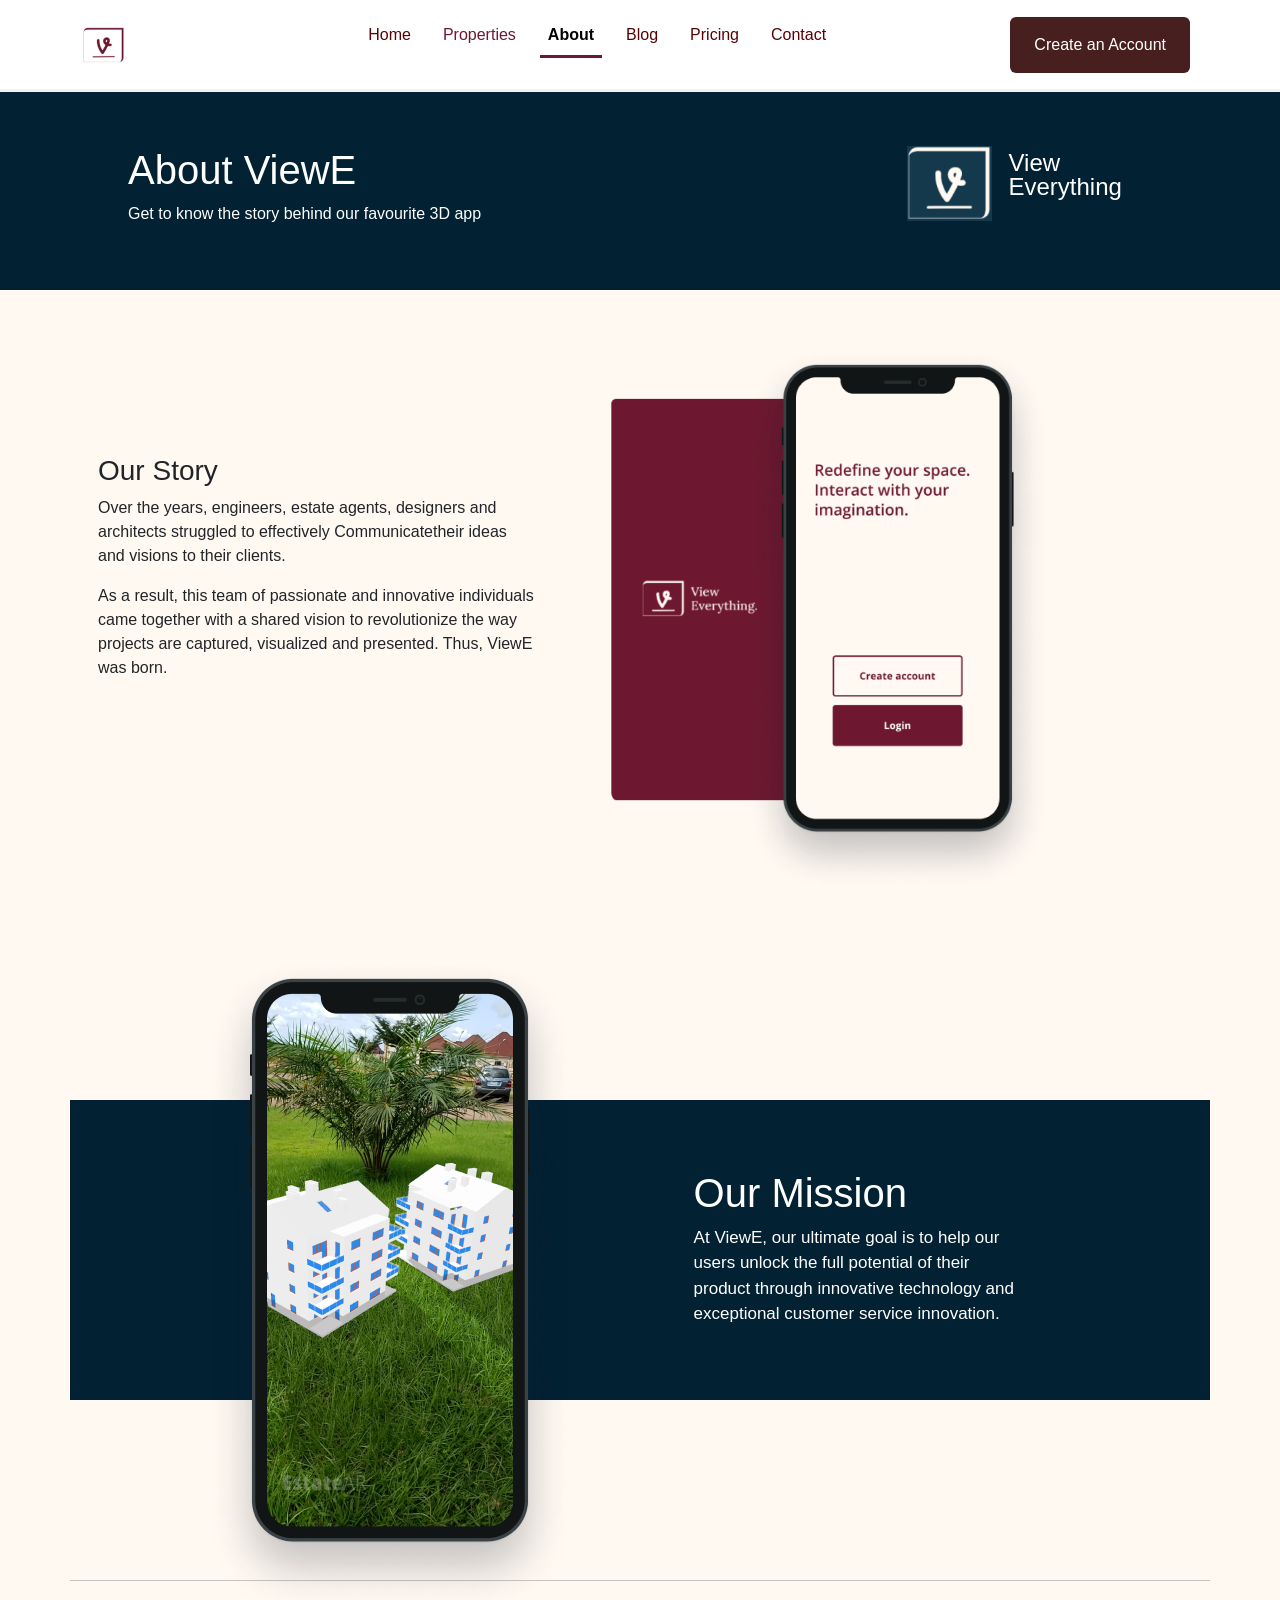
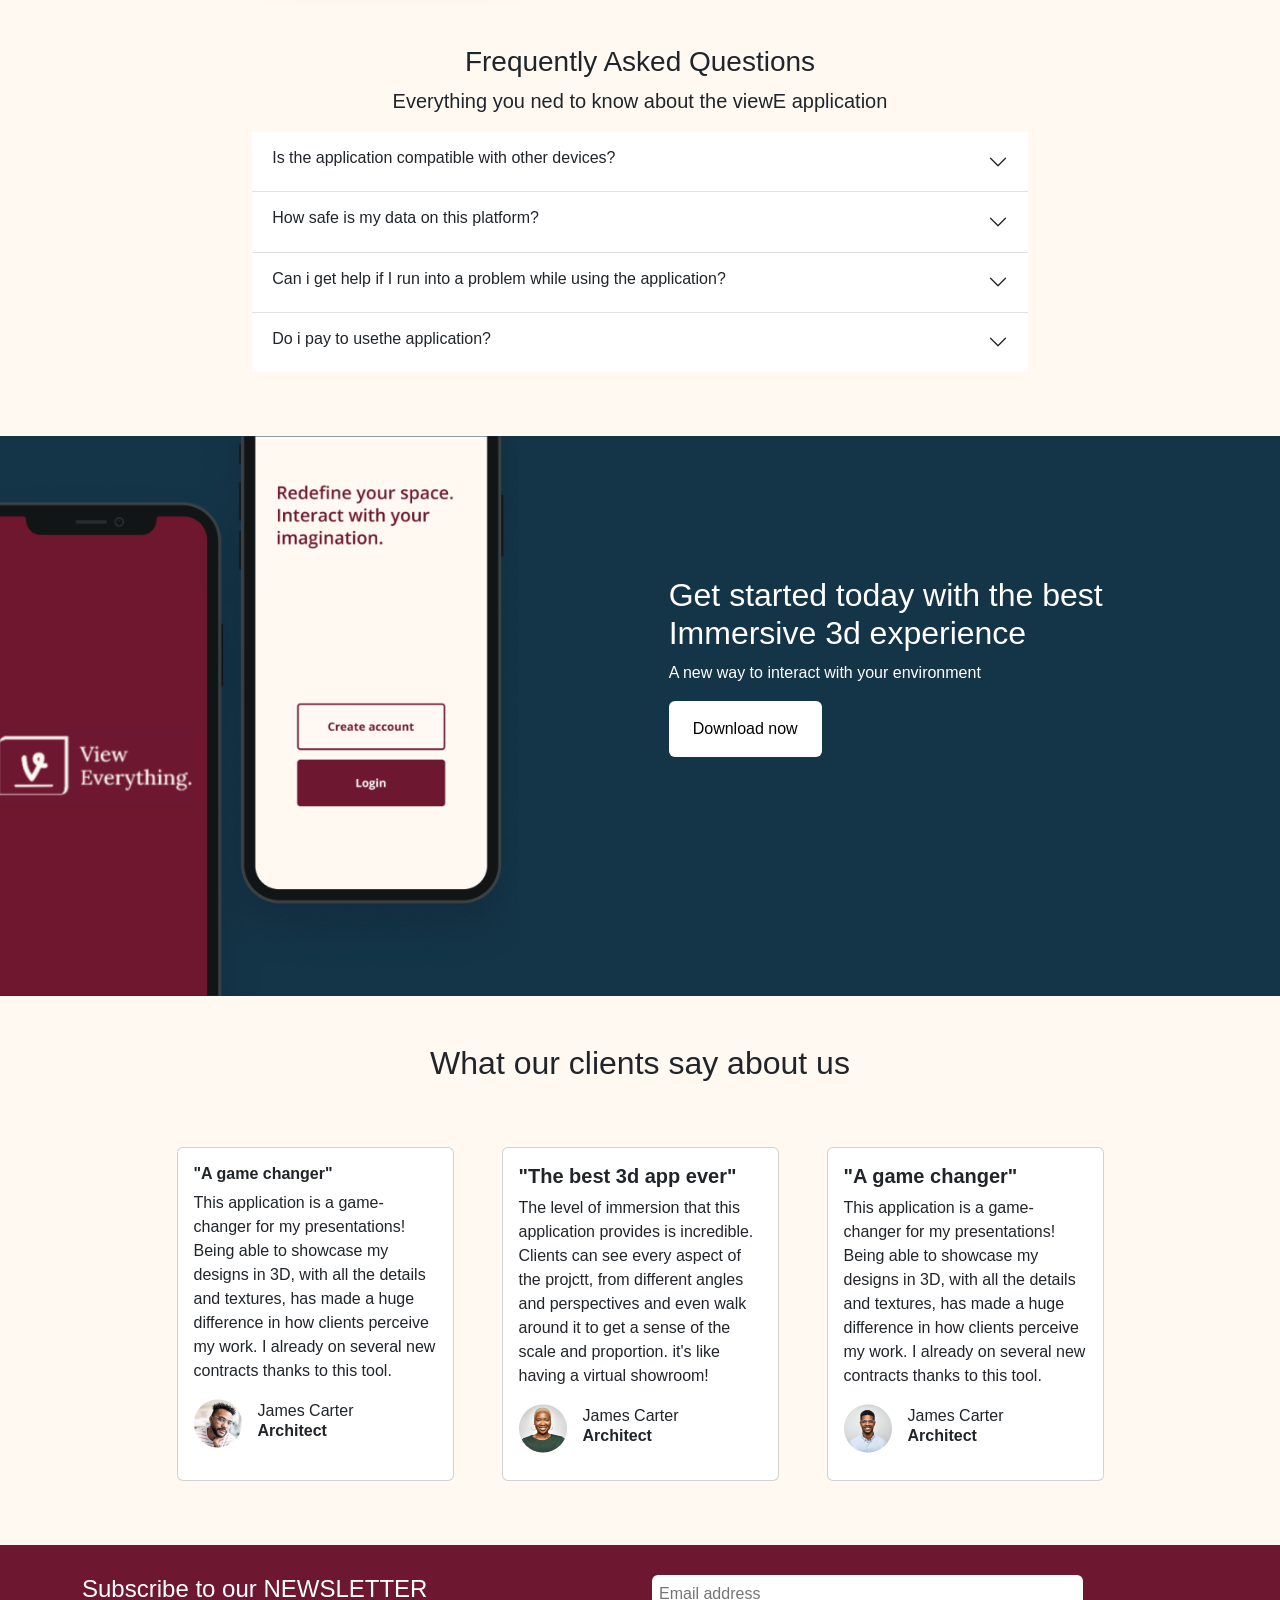
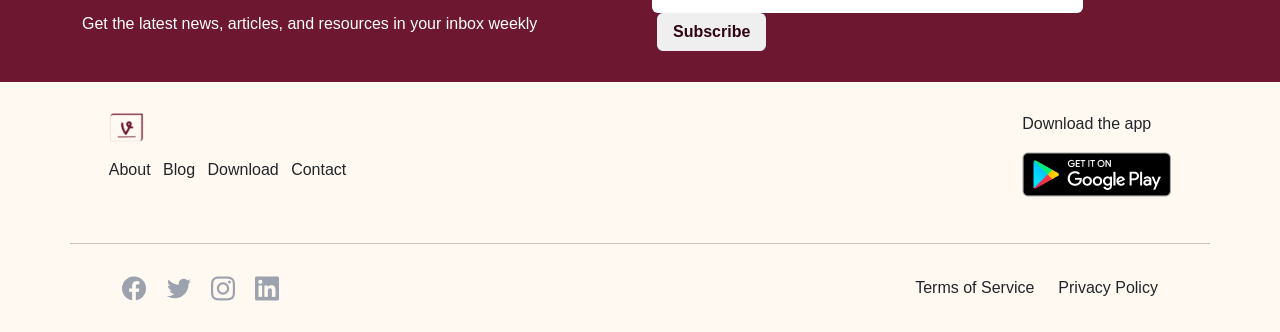
<file: about.html>
<!DOCTYPE html>
<html lang="en">
<head>
    <meta charset="UTF-8">
    <meta name="viewport" content="width=device-width, initial-scale=1.0">
    <link rel="stylesheet" href="bootstrap-5.3.2-dist/css/bootstrap.min.css">
    <link rel="stylesheet" href="style.css">
    <title>First Level Project</title>
</head>
<body>
<!-- HEADER NAVBAR -->
<header class="">
        <nav class="header navbar navbar-expand-md fixed-top  text-dark ">
          <div class=" container ">
              <a class="navbar-brand"  href="index.html"  class="brandLogo"><img src="img/image 17logo.png" alt="" width="50%"></a>
              <button class="navbar-toggler" type="button" data-bs-toggle="collapse" data-bs-target="#navbarCollapse" aria-controls="navbarCollapse" aria-expanded="false" aria-label="Toggle navigation">
                <span class="navbar-toggler-icon"></span>
              </button>
              <div class="collapse navbar-collapse  mobileNav" id="navbarCollapse">
                <ul class="navbar-nav gap-3 mx-auto mb-3">
                  <li class="nav-item">
                    <a class="nav-link link" href="index.html">Home</a>
                  </li>
                  <li class="nav-item">
                    <a class="nav-link  link" style="color: #6D1830;" href="properties.html">Properties</a>
                  </li>
                  <li class="nav-item">
                    <a class="nav-link  link active" href="about.html">About</a>
                  </li>
                  <li class="nav-item">
                    <a class="nav-link  link" href="blog.html">Blog</a>
                  </li>
                  <li class="nav-item">
                    <a class="nav-link  link" href="pricing.html">Pricing</a>
                  </li>
                  <li class="nav-item">
                    <a class="nav-link  link" href="contact.html">Contact</a>
                  </li>
                  </ul>
                <a class="headerBtn2 py-3 px-4  rounded border-0 me-2 text-decoration-none"
                 href="createAccount.html" style="color: #ffffff;background-color: rgb(72, 31, 31);">Create an Account</a>
            </div>
                </div>
          </nav>
</header>


<!-- ABOUT VIEW-E -->
<section class=" aboutViewSection my-5">
  <div class="containerMe ">
    <div class="row py-5">
       <div class="aboutViewTxtCol col-sm-12 col-md-6 col-lg-6">
        <div class="aboutViewTxt">
          <h1>About ViewE</h1>
          <p>Get to know the story behind our favourite 3D app</p>
        </div>
       </div>
       <div class="aboutViewLogoCol col-sm-12 col-md-6 col-lg-6 ">
        <div class="aboutViewLogo  align-items-center heroLogoImg" >
          <img src="img/image 37.png" alt="" width="35%">
          <p class="ms-3 fs-4 lh-1">View <br> Everything</p>
        </div>
       </div>
    </div>
  </div>
</section>

<!-- OUR STORY -->
<section class="">
  <div class="container">
    <div class="row gap-5 p-3">
      <div class="col-sm-12 col-md-5 col-lg-5 phonepixTxt">
        <h3>Our Story</h3>
        <p>
          Over the years, engineers, estate agents, designers
          and architects struggled to effectively Communicatetheir ideas and 
          visions to their clients.
        </p>
        <p>
         As a result, this team of passionate and innovative
         individuals came together with a shared vision to revolutionize the way
         projects are captured, visualized and presented. Thus,
         ViewE was born.
        </p>
        
       </div>
      <div class="phonePix col-sm-12 col-md-5 col-lg-5 order-md-1">
        <img src="img/Group 15.png" alt="" class="img-fluid">
      </div>
    </div>
  </div>  
  </section>

<!-- OUR MISSION -->
  <section class="introToNerf container mb-5 ">
    <div class="row extendedPhone">
      <div class="extendedPhoneTxt col-sm-12 col-md-6 col-lg-6 text-white mt-lg-1 order-md-2 text-center text-md-start">
       
       <div  class="ourMissionWrap">
        <h1>Our Mission</h1>
        <p>
          At ViewE, our ultimate goal is to help our users unlock the 
          full potential of their product through innovative technology
          and exceptional customer service innovation.
        </p>
      </div> 
      </div>
      <div class="col-sm-12 col-md-6 col-lg-6 order-md-1 crossPhoneAll">
        <img src="img/Yesphone5.png" alt="" class="img-fluid " >
      </div>
      <div class="col-sm-12 col-md-6 col-lg-6 order-md-1 crossPhoneMobile">
      </div>
     </div>
</section>


<hr class="container horizontalRule" >

<!-- FREQUENTLY ASKED QUESTIONS (FAQ) -->
<section class="my-5">
  <div class="container  p-3 text-sm-start text-md-center">

    <h3>Frequently Asked Questions</h3>
    <p class="fs-5">Everything you ned to know about the viewE application</p>

          <!-- ACCORDIO -->
        <div class="accordioStructure">
          <div class="accordion accordion-flush" id="accordionFlushExample">
            <div class="accordion-item">
              <h2 class="accordion-header">
                <button class="accordion-button collapsed" type="button" data-bs-toggle="collapse" data-bs-target="#flush-collapseOne" aria-expanded="false" aria-controls="flush-collapseOne">
                  <h6 class="text-dark ">Is the application compatible with other devices?</h6>
                </button>
              </h2>
              <div id="flush-collapseOne" class="accordion-collapse collapse" data-bs-parent="#accordionFlushExample">
                <div class="text-start accordion-body">Placeholder content for this accordion, which is intended to demonstrate the class. This is the first item's accordion body.</div>
              </div>
            </div>
            <div class="accordion-item">
              <h2 class="accordion-header">
                <button class="accordion-button collapsed" type="button" data-bs-toggle="collapse" data-bs-target="#flush-collapseTwo" aria-expanded="false" aria-controls="flush-collapseTwo">
                  <h6 class="text-dark ">How safe is my data on this platform?</h6>
                </button>
              </h2>
              <div id="flush-collapseTwo" class="accordion-collapse collapse" data-bs-parent="#accordionFlushExample">
                <div class="text-start accordion-body">Placeholder content for this accordion, which is intended to demonstrate the class. This is the second item's accordion body. Let's imagine this being filled with some actual content.</div>
              </div>
            </div>
            <div class="accordion-item">
              <h2 class="accordion-header">
                <button class="accordion-button collapsed" type="button" data-bs-toggle="collapse" data-bs-target="#flush-collapseThree" aria-expanded="false" aria-controls="flush-collapseThree">
                  <h6 class="text-dark ">Can i get help if I run into a problem while using the application?</h6>
                </button>
              </h2>
              <div id="flush-collapseThree" class="accordion-collapse collapse" data-bs-parent="#accordionFlushExample">
                <div class="text-start accordion-body">Placeholder content for this accordion, which is intended to demonstrate the class. This is the third item's accordion body. Nothing more exciting happening here in terms of content, but just filling up the space to make it look, at least at first glance, a bit more representative of how this would look in a real-world application.</div>
              </div>
            </div>

            <div class="accordion-item">
              <h2 class="accordion-header">
                <button class="accordion-button collapsed" type="button" data-bs-toggle="collapse" data-bs-target="#flush-collapseFour" aria-expanded="false" aria-controls="flush-collapseFour">
                  <h6 class="text-dark ">Do i pay to usethe application?</h6>
                </button>
              </h2>
              <div id="flush-collapseFour" class="accordion-collapse collapse" data-bs-parent="#accordionFlushExample">
                <div class="text-start accordion-body">Placeholder content for this accordion, which is intended to demonstrate the class. This is the third item's accordion body. Nothing more exciting happening here in terms of content, but just filling up the space to make it look, at least at first glance, a bit more representative of how this would look in a real-world application.</div>
              </div>
            </div>
          </div>
        </div>



        </div>
  </div>
</section>


<!-- REDEFINE SECTION -->
<section class="redefine">
  <div class="row justify-content-between ">

    <div class=" redefineTxt col-sm-12 col-md-5 col-lg-5 order-md-2 ">
      <h2>Get started today with the best Immersive 3d experience</h2>
      <p>A new way to interact with your environment</p>
      <button class="rounded border-0 py-3 px-4 redefineSpacefBtn">Download now</button>
    </div>

      <div class="col-sm-12 col-md-5 col-lg-5 order-md-1">
        <div  class="redefineMobilePix">
          <img src="img/image 14.png" alt="" class="img-fluid">
        </div>
      </div>
     
</div>
</section>


<!-- TESTIMONIES -->
<section>
  <div class="container my-5 testimonies">
    <h2 class="text-center">What our clients say about us</h2>
    <div class="row my-5 gap-5 justify-content-center p-3">

      <!-- FIRST CARD -->
      <div class="card p-3 col-sm-12 col-md-4 col-lg-3">
        <h6 class="fw-bold">"A game changer"</h5>
          <p> This application  is a game-changer for my presentations! Being able to showcase my designs in 3D, with all the details and textures,
            has made a huge difference in how clients perceive my work. I already
            on several new contracts thanks to this tool.
          </p>
          <div class="d-flex">
            <div class="me-3">
              <img src="img/Ellipse 1.png" alt="" class="img-fluid"> 
            </div>
          <div> 
            <p>James Carter</p>
            <p class="fw-bold" style="margin-top: -20px;">Architect</p>
          </div>
        </div>
      </div>

         <!-- SECOND CARD -->
         <div class="card p-3 col-sm-12 col-md-4 col-lg-3">
          <h5 class="fw-bold">"The best 3d app ever"</h5>
            <p>
              The level of immersion that this application provides
              is incredible. Clients can see every aspect of the projctt, from different angles and perspectives
              and even walk around it to get a sense of the scale and proportion. it's like having a virtual showroom!
            </p>
            <div class="d-flex">
              <div class="me-3">
                <img src="img/Ellipse 1 (1).png" alt="" class="img-fluid"> 
              </div>
            <div> 
              <p>James Carter</p>
              <p class="fw-bold" style="margin-top: -20px;">Architect</p>
            </div>
          </div>
        </div>

           <!-- THIRD CARD -->
      <div class="card p-3 col-sm-12 col-md-4 col-lg-3">
        <h5 class="fw-bold">"A game changer"</h5>
          <p> This application  is a game-changer for my presentations! Being able to showcase my designs in 3D, with all the details and textures,
            has made a huge difference in how clients perceive my work. I already
            on several new contracts thanks to this tool.
          </p>
          <div class="d-flex">
            <div class="me-3">
              <img src="img/Ellipse 1 (2).png" alt="" class="img-fluid"> 
            </div>
          <div> 
            <p>James Carter</p>
            <p class="fw-bold" style="margin-top: -20px;">Architect</p>
          </div>
        </div>
      </div>
    </div>
  </div>
</section>

<!-- NEWSLETTER -->
<section class="newsLetter">
  <div class="container">
    <div class="row justify-content-between align-items-center newsLetterRow">
      <div class=" col-sm-12 col-md-6 col-lg-6">
        <h4>Subscribe to our NEWSLETTER</h4>
        <p>Get the latest news, articles, and resources in your
          inbox weekly
        </p>
      </div>
  
      <div class=" col-sm-12 col-md-6 col-lg-6 aliit">
         <div class="inputForm ">
          <input type="text" name="" placeholder="Email address" id="" class="rounded border-0 ">
          <button class="newsLetterBtn px-3 rounded border-0">Subscribe</button>
         </div>
    </div>
    </div>

  </div>
</section>
<!-- LINKS AND GOOGLE APP -->
<div class="linksAndGoogleApp">
    <div class="linkGroup">
      <img src="img/image 17logo.png" alt="" width="15%">
      <div class=" mt-3">
        <a href="about.html" class="text-decoration-none text-dark">About</a>
        <a href="blog.html" class="mx-2 text-decoration-none text-dark">Blog</a>
        <a href="download.html"class="text-decoration-none text-dark">Download</a>
        <a href="contact.html" class="ms-2 text-decoration-none text-dark">Contact</a>
      </div>
    </div>

    <div class="linksGroupGoogleApp">
        <p>Download the app</p>
        <img src="img/Frame 10.png" alt="">
    </div>

</div>

<hr class="container">

<!-- FOOTER SECTION -->
<footer class="p-3">
   <div class="footer footerGroup">
    <div class="footerImg">
      <img src="img/facebook.png" alt="">
      <img src="img/twitter.png" alt="" class="mx-3">
      <img src="img/instagram.png" alt="">
      <img src="img/linkedin.png" alt="" class="ms-3">
     </div>

   
      <div class="footerTxt d-flex gap-4 ">
        <p>Terms of Service</p>
        <p>Privacy Policy</p>
      </div>
    </div>
</footer>



    <script src="bootstrap-5.3.2-dist/js/bootstrap.bundle.js"></script>
</body>
</html>
</file>
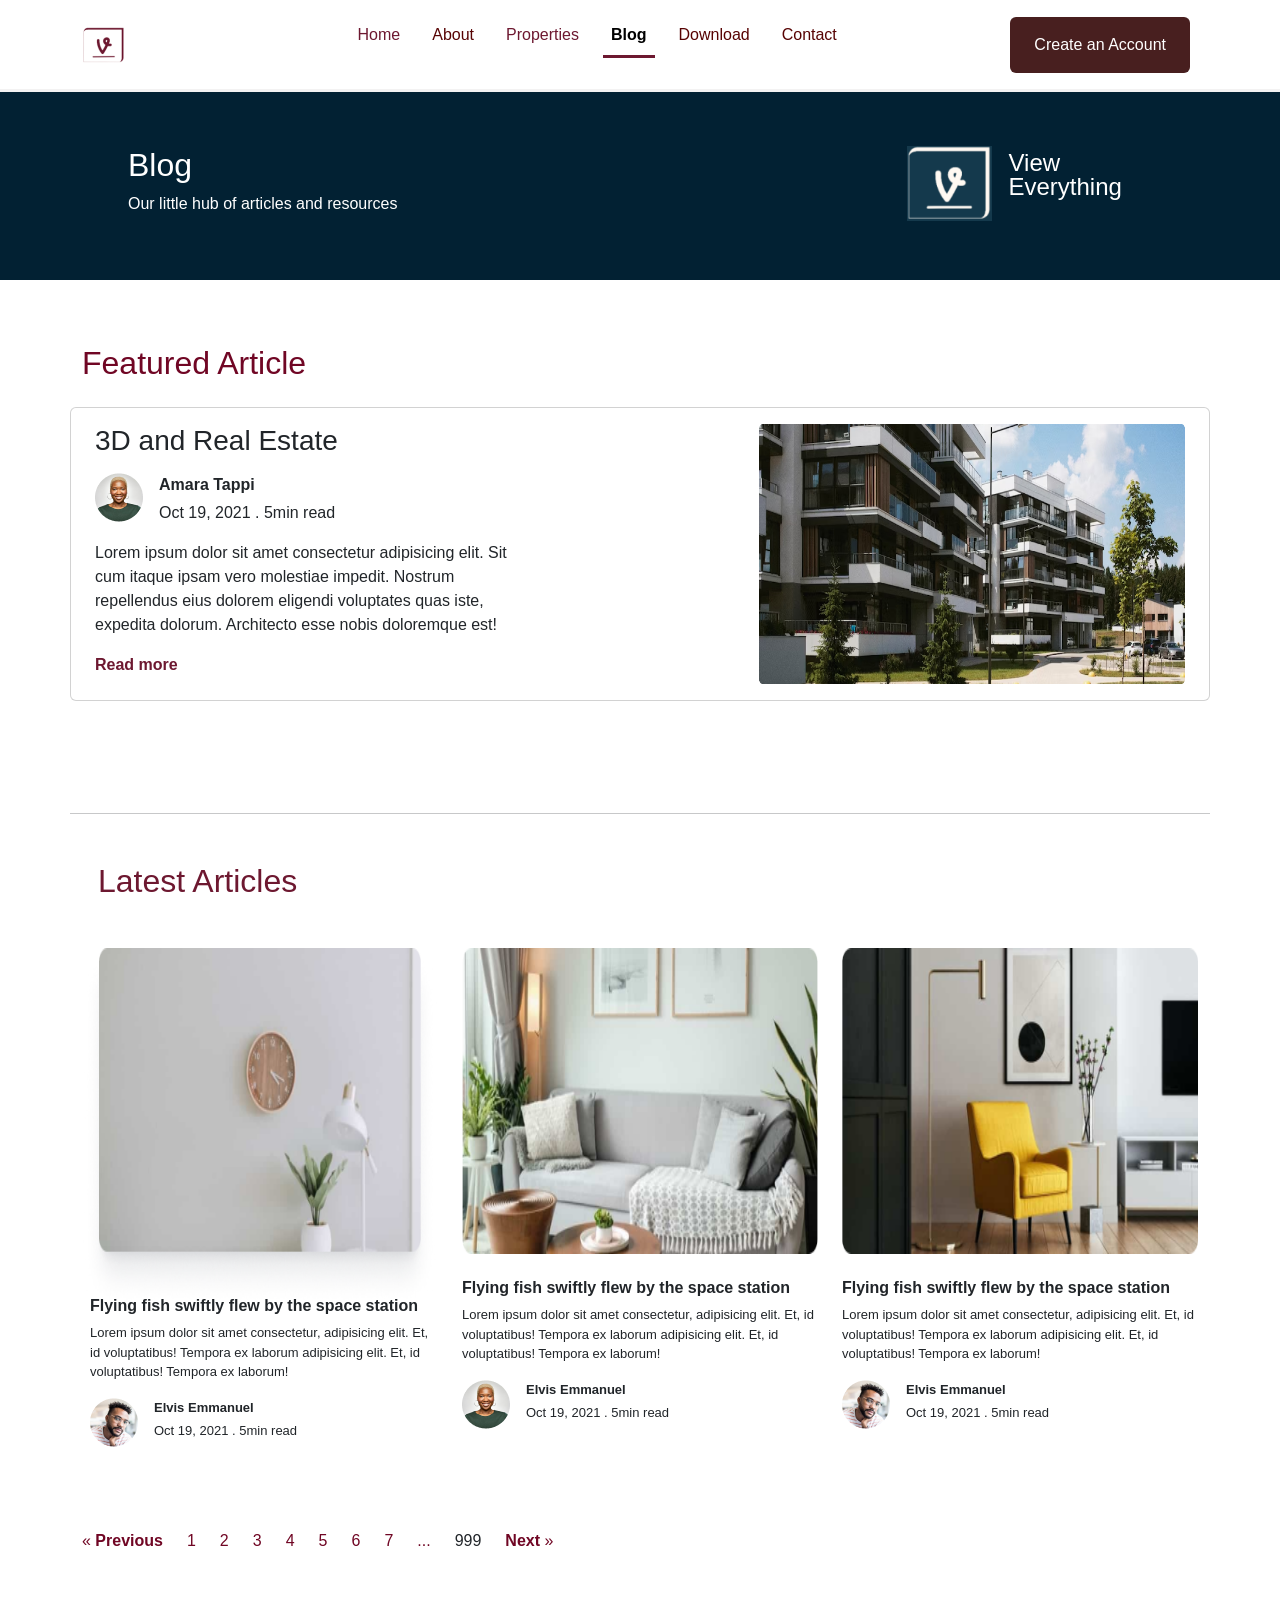
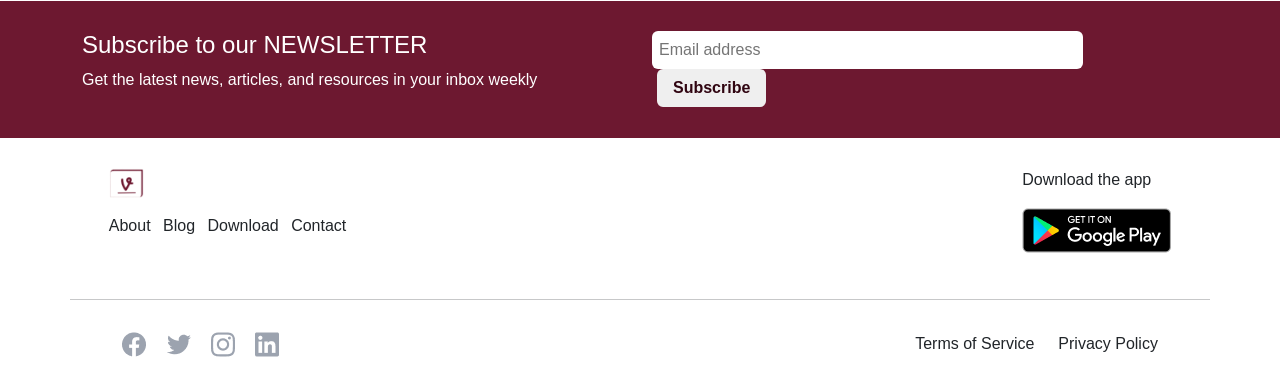
<file: blog.html>
<!DOCTYPE html>
<html lang="en">
<head>
    <meta charset="UTF-8">
    <meta name="viewport" content="width=device-width, initial-scale=1.0">
    <link rel="stylesheet" href="bootstrap-5.3.2-dist/css/bootstrap.css">
    <link rel="stylesheet" href="style.css">
    <title>First Level Project</title>
</head>
<body class="blogBackground">

<!-- HEADER NAVBAR -->
<header class="">
        <nav class="header navbar navbar-expand-md fixed-top  text-dark ">
          <div class=" container ">
              <a class="navbar-brand"  href="index.html"  class="brandLogo"><img src="img/image 17logo.png" alt="" width="50%"></a>
              <button class="navbar-toggler" type="button" data-bs-toggle="collapse" data-bs-target="#navbarCollapse" aria-controls="navbarCollapse" aria-expanded="false" aria-label="Toggle navigation">
                <span class="navbar-toggler-icon"></span>
              </button>
              <div class="collapse navbar-collapse  mobileNav" id="navbarCollapse">
                <ul class="navbar-nav gap-3 mx-auto mb-3">
                  <li class="nav-item">
                    <a class="nav-link link " style="color:  #6D1830;"  aria-current="page" href="index.html">Home</a>
                  </li>
                  <li class="nav-item">
                    <a class="nav-link  link" href="about.html">About</a>
                  </li>
                    <li class="nav-item">
                    <a class="nav-link  link " style="color: #6D1830;" href="properties.html">Properties</a>
                  </li>
                  <li class="nav-item">
                    <a class="nav-link  link active" href="blog.html">Blog</a>
                  </li>
                  <li class="nav-item">
                    <a class="nav-link  link" href="download.html">Download</a>
                  </li>
                  <li class="nav-item">
                    <a class="nav-link  link" href="contact.html">Contact</a>
                  </li>
              
                  </ul>
                <a class="headerBtn2 py-3 px-4  rounded border-0 me-2 text-decoration-none"
                 href="createAccount.html" style="color: #ffffff;background-color: rgb(72, 31, 31);">Create an Account</a>

                <!-- <a class="headerBtn py-3 px-4  rounded border-0 text-decoration-none" href="download.html">Download now</a> -->
            </div>
                </div>
          </nav>
</header>



<!-- BLOG-->
<section class=" aboutViewSection mb-5 ">
    <div class="containerMe pt-5">
      <div class="row py-5">
         <div class="aboutViewTxtCol col-sm-12 col-md-6 col-lg-6">
          <div class="aboutViewTxt">
            <h2>Blog</h2>
            <p>Our little hub of articles and resources</p>
          </div>
         </div>
         <div class="aboutViewLogoCol col-sm-12 col-md-6 col-lg-6 mt">
          <div class="aboutViewLogo  align-items-center heroLogoImg" >
            <img src="img/image 37.png" alt="" width="35%">
            <p class="ms-3 fs-4 lh-1">View <br> Everything</p>
          </div>
         </div>
      </div>
    </div>
</section>

<!-- FEATURED ARTICLE -->
<section class=" p-3 mb-5 featuredArticle">
  <a href="readMore.html" class="text-decoration-none"><h2 class="container mb-4"  >Featured Article</h2></a>
    <div class="container card mb-5">
            <div class="row justify-content-between ">
            <div class="col-sm-12 col-md-6 col-lg-5 py-3 px-4">
               <a href="3dEstate.html" class="text-decoration-none text-dark"><h3>3D and Real Estate</h3></a>
                   <!-- CAPTION -->
                   <div class="d-flex mt-3">
                    <div class="me-3">
                      <img src="img/Ellipse 1 (1).png" alt="" class="img-fluid"> 
                    </div>
                    <div> 
                    <p class="fw-bold">Amara Tappi</p>
                    <p  style="margin-top: -12px;">Oct 19, 2021 . 5min read </p>
                    </div>
                    </div>
                    <div>
                        <p>Lorem ipsum dolor sit amet consectetur adipisicing elit. Sit cum itaque ipsam vero molestiae impedit. Nostrum repellendus eius dolorem eligendi voluptates quas iste, expedita dolorum. Architecto esse nobis doloremque est!</p>
                         <a href="readMore.html" style="text-decoration: none;color: #6D1830;font-weight: bold;">Read more</a>
                    </div>
                </div>

                <div class="col-sm-12 col-md-6 col-lg-5 py-3 px-4">
                  <img src="img/Blog-Card.png" alt="" width="100%" height="260">
                </div>
                
             </div>
            </div>
        </div>
    </div>
</section>

<hr class="container " >


<!-- LATEST ARTICLES -->
<section class="articleShowscase">
    <div class="container">
        <h2 class="my-5 ps-3" style="color: #6D1830;">Latest Articles</h2>
        
        <div class="row row1 mb-5">

             <!-- FIRST COLUMN -->
            <div class="col-sm-12 col-md-4 col-lg-4 mb-4 ">
             <div class="">
                <img src="img/Image.png" alt="" width="100%" style="height:40vh;" >
                <div class="firstColTxt showcaseCol ps-2" style="margin-top: -12px;">
                <h6 class="fw-bold">Flying fish swiftly flew by the space station</h6>
                <p > Lorem ipsum dolor sit amet consectetur, adipisicing elit. Et, id voluptatibus! Tempora ex laborum adipisicing elit. Et, id voluptatibus! Tempora ex laborum!</p>
                
                 <!-- CAPTION -->
                 <div class="d-flex mt-3">
                    <div class="me-3 ">
                      <img src="img/Ellipse 1.png" alt="" class="img-fluid"> 
                    </div>
                  <div class="" > 
                    <p class="fw-bold">Elvis Emmanuel</p>
                    <p  style="margin-top: -12px;">Oct 19, 2021 . 5min read </p>
                  </div>
                </div>
            </div>
             </div>      
            </div>

            <!-- SECOND COLUMN -->
              <div class="col-sm-12 col-md-4 col-lg-4 mb-4 ">
                <div class="">
                    <img src="img/unsplash_OtXADkUh3-I.png" alt="" width="100%" style="height: 34vh;">
                
                    <div class="firstColTxt showcaseCol mt-4">
                    <h6 class="fw-bold">Flying fish swiftly flew by the space station</h6>
                    <p > Lorem ipsum dolor sit amet consectetur, adipisicing elit. Et, id voluptatibus! Tempora ex laborum adipisicing elit. Et, id voluptatibus! Tempora ex laborum!</p>
                    
                     <!-- CAPTION -->
                     <div class="d-flex mt-3">
                        <div class="me-3">
                          <img src="img/Ellipse 1 (1).png" alt="" class="img-fluid"> 
                        </div>
                      <div> 
                        <p class="fw-bold">Elvis Emmanuel</p>
                        <p  style="margin-top: -12px;">Oct 19, 2021 . 5min read </p>
                      </div>
                    </div>
                </div>
               
            </div>      
            </div>

             <!-- THIRD COLUMN -->
             <div class="col-sm-12 col-md-4 col-lg-4 mb-4 ">
                <img src="img/unsplash__HqHX3LBN18.png" alt="" width="100%" style="height: 34vh;">
                
                <div class="firstColTxt showcaseCol  mt-4">
                <h6 class="fw-bold">Flying fish swiftly flew by the space station</h6>
                <p > Lorem ipsum dolor sit amet consectetur, adipisicing elit. Et, id voluptatibus! Tempora ex laborum adipisicing elit. Et, id voluptatibus! Tempora ex laborum!</p>
                
                 <!-- CAPTION -->
                 <div class="d-flex mt-3">
                    <div class="me-3">
                      <img src="img/Ellipse 1.png" alt="" class="img-fluid"> 
                    </div>
                  <div> 
                    <p class="fw-bold">Elvis Emmanuel</p>
                    <p  style="margin-top: -12px;">Oct 19, 2021 . 5min read </p>
                  </div>
                </div>
            </div>      
            </div>

        </div>        
    </div>
</section>

<!-- PAGINATION BUTTONS-->
<section class="container mb-5">
  <div class="bd-example-snippet bd-code-snippet"><div class="bd-example ">
    <nav aria-label="Standard pagination example ">
      <ul class="pagination gap-2 gap-md-4">
        <li class="">
          <a class="text-decoration-none" href="blog.html" aria-label="Previous">
            <span aria-hidden="true"> &laquo; <b>Previous</b></span>
          </a>
        </li>
        <li class="page-item " ><a class="text-decoration-none" href="#" >1</a></li>
        <li class="page-item"><a class="text-decoration-none" href="#">2</a></li>
        <li class="page-item"><a class="text-decoration-none" href="#">3</a></li>
        <li class="page-item"><a class="text-decoration-none" href="#">4</a></li>
        <li class="page-item"><a class="text-decoration-none" href="#">5</a></li>
        <li class="page-item"><a class="text-decoration-none" href="#">6</a></li>
        <li class="page-item"><a class="text-decoration-none" href="#">7</a></li>
        <li class="page-item"><a class="text-decoration-none" href="#">...</a></li>
        <li class="page-item"><a class="text-decoration-none text-dark" href="#">999</a></li>
        <li class="page-item">
          <a class="text-decoration-none" href="readMore.html" aria-label="Next">
            <span aria-hidden="true"><b>Next</b> &raquo;</span>
          </a>
        </li>
      </ul>
    </nav>
    </div>
  </div>

</section>

<!-- NEWSLETTER -->
<section class="newsLetter">
    <div class="container">
      <div class="row justify-content-between align-items-center newsLetterRow">
        <div class=" col-sm-12 col-md-6 col-lg-6">
          <h4>Subscribe to our NEWSLETTER</h4>
          <p>Get the latest news, articles, and resources in your
            inbox weekly
          </p>
        </div>
    
        <div class=" col-sm-12 col-md-6 col-lg-6 aliit">
           <div class="inputForm ">
            <input type="text" name="" placeholder="Email address" id="" class="rounded border-0 ">
            <button class="newsLetterBtn px-3 rounded border-0">Subscribe</button>
           </div>
      </div>
      </div>
  
    </div>
  </section>
  <!-- LINKS AND GOOGLE APP -->
  <div class="linksAndGoogleApp">
      <div class="linkGroup">
        <img src="img/image 17logo.png" alt="" width="15%">
        <div class=" mt-3">
          <a href="about.html" class="text-decoration-none text-dark">About</a>
          <a href="blog.html" class="mx-2 text-decoration-none text-dark">Blog</a>
          <a href="download.html"class="text-decoration-none text-dark">Download</a>
          <a href="contact.html" class="ms-2 text-decoration-none text-dark">Contact</a>
        </div>
      </div>
  
      <div class="linksGroupGoogleApp">
          <p>Download the app</p>
          <img src="img/Frame 10.png" alt="">
      </div>
  
  </div>
  
  <hr class="container">
  
  <!-- FOOTER SECTION -->
  <footer class="p-3 ">
     <div class="footer footerGroup">
      <div class="footerImg">
        <img src="img/facebook.png" alt="">
        <img src="img/twitter.png" alt="" class="mx-3">
        <img src="img/instagram.png" alt="">
        <img src="img/linkedin.png" alt="" class="ms-3">
       </div>
  
     
        <div class="footerTxt d-flex gap-4 ">
          <p>Terms of Service</p>
          <p>Privacy Policy</p>
        </div>
      </div>
  </footer>
  <script src="bootstrap-5.3.2-dist/js/bootstrap.bundle.js"></script>
  </body>
  </html>
</file>
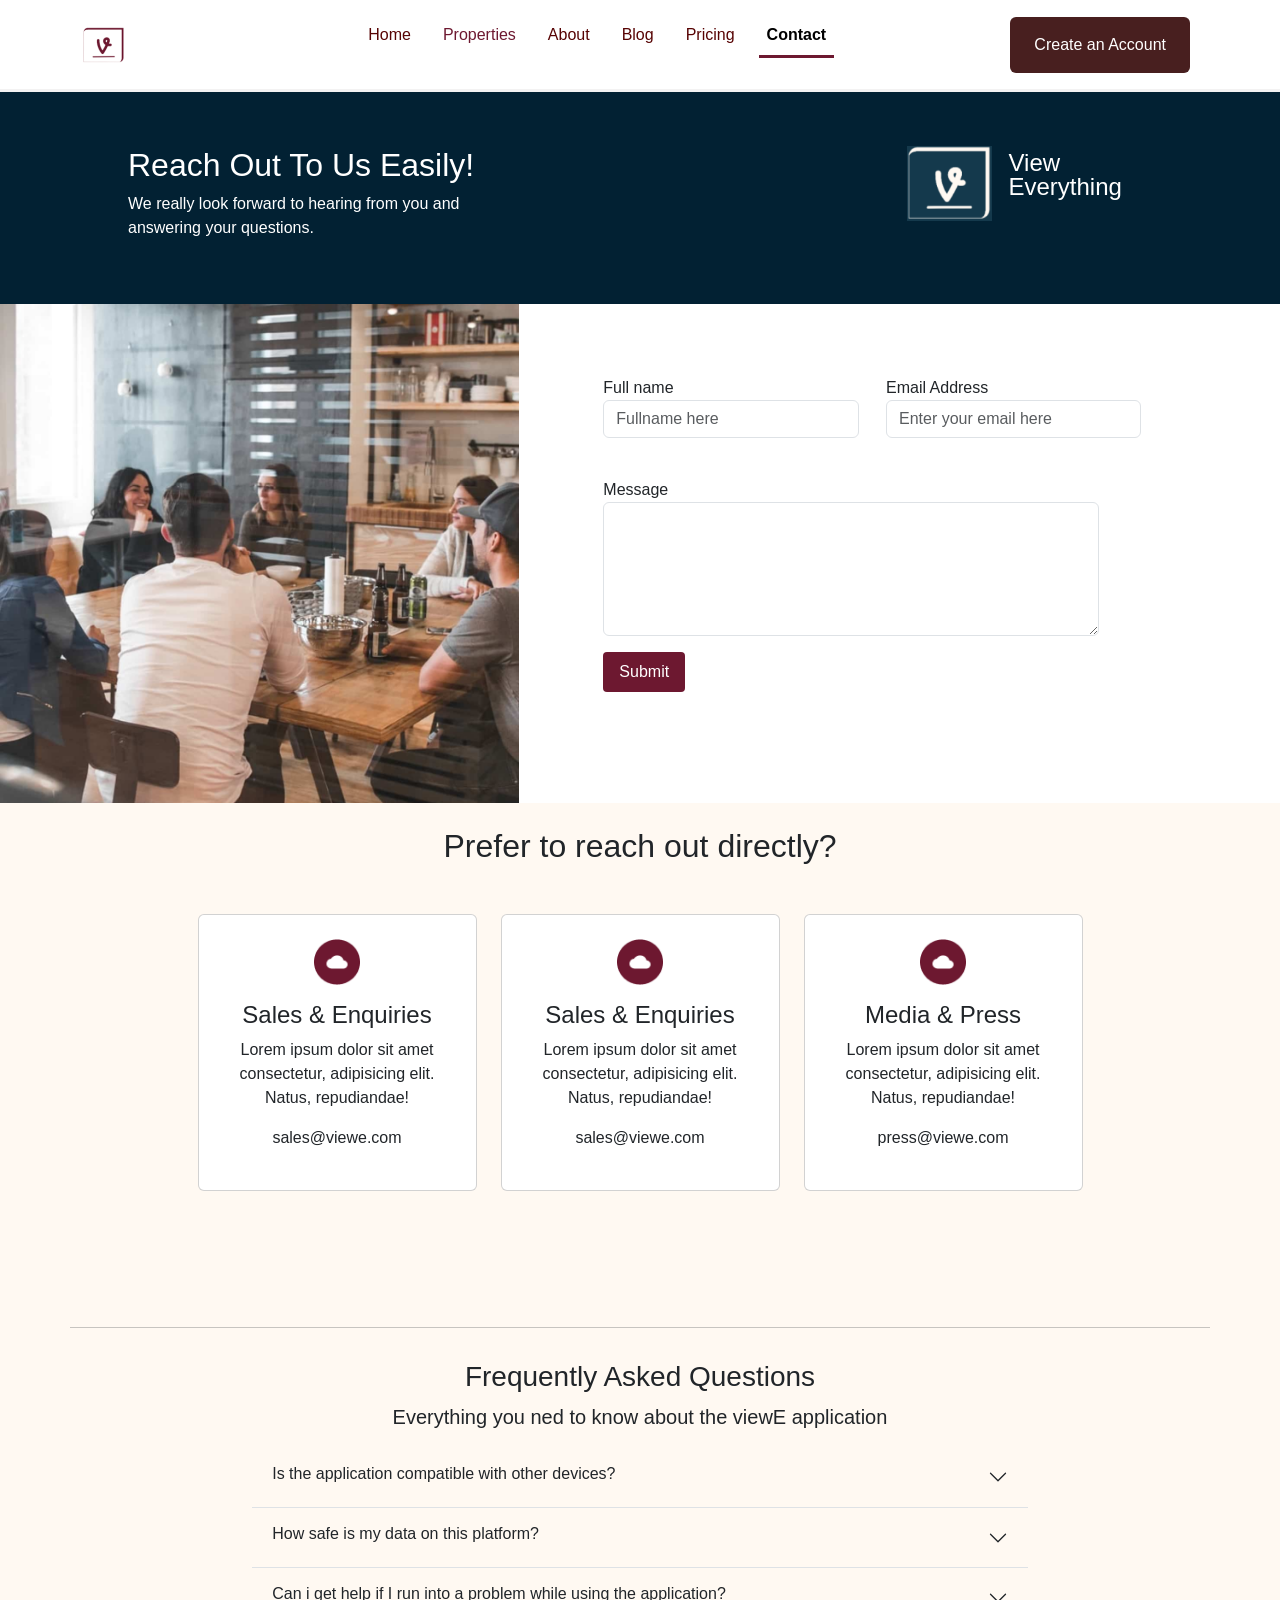
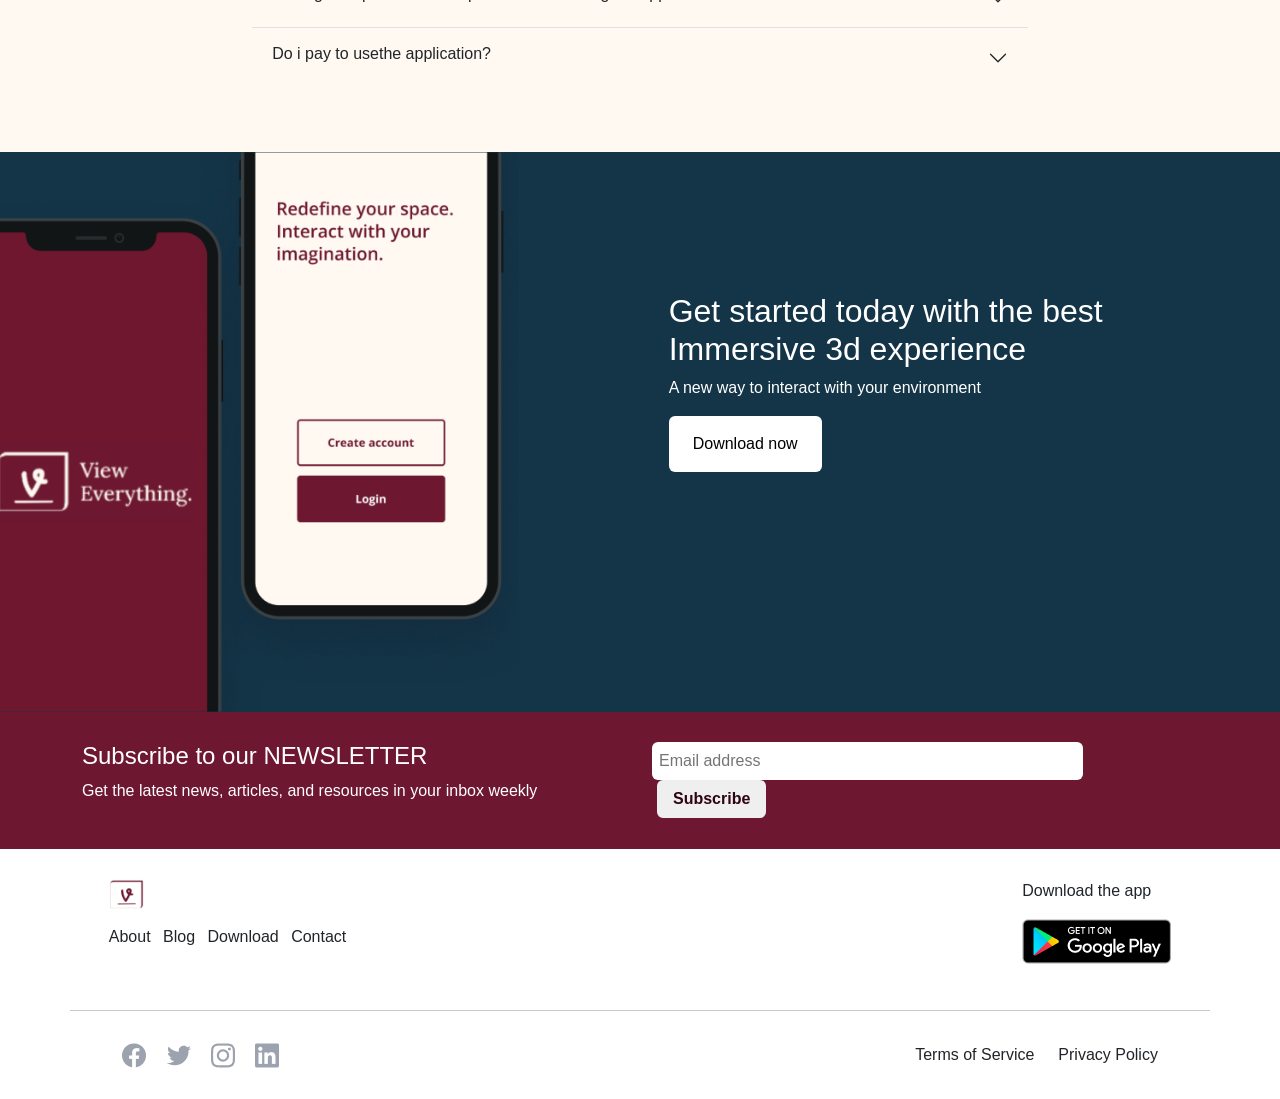
<file: contact.html>
<!DOCTYPE html>
<html lang="en">
<head>
    <meta charset="UTF-8">
    <meta name="viewport" content="width=device-width, initial-scale=1.0">
    <link rel="stylesheet" href="bootstrap-5.3.2-dist/css/bootstrap.css">
    <link rel="stylesheet" href="style.css">
    <title>First Level Project</title>
</head>
<body class="blogBackground">

<!-- HEADER NAVBAR -->
<header class="">
        <nav class="header navbar navbar-expand-md fixed-top  text-dark ">
          <div class=" container ">
              <a class="navbar-brand"  href="index.html"  class="brandLogo"><img src="img/image 17logo.png" alt="" width="50%"></a>
              <button class="navbar-toggler" type="button" data-bs-toggle="collapse" data-bs-target="#navbarCollapse" aria-controls="navbarCollapse" aria-expanded="false" aria-label="Toggle navigation">
                <span class="navbar-toggler-icon"></span>
              </button>
              <div class="collapse navbar-collapse  mobileNav" id="navbarCollapse">
                <ul class="navbar-nav gap-3 mx-auto mb-3">
                  <li class="nav-item">
                    <a class="nav-link link" href="index.html">Home</a>
                  </li>
                  <li class="nav-item">
                    <a class="nav-link  link" style="color: #6D1830;" href="properties.html">Properties</a>
                  </li>
                  <li class="nav-item">
                    <a class="nav-link  link" href="about.html">About</a>
                  </li>
                  <li class="nav-item">
                    <a class="nav-link  link" href="blog.html">Blog</a>
                  </li>
                  <li class="nav-item">
                    <a class="nav-link  link" href="pricing.html">Pricing</a>
                  </li>
                  <li class="nav-item">
                    <a class="nav-link  link active" href="contact.html">Contact</a>
                  </li>
                  </ul>
                <a class="headerBtn2 py-3 px-4  rounded border-0 me-2 text-decoration-none"
                 href="createAccount.html" style="color: #ffffff;background-color: rgb(72, 31, 31);">Create an Account</a>
            </div>
                </div>
          </nav>
</header>



<!-- BLOG-->
<section class=" aboutViewSection contactHero ">
    <div class="containerMe pt-5">
            <div class="row py-5">
         <div class="aboutViewTxtCol col-sm-12 col-md-6 col-lg-6">
          <div class="aboutViewTxt ">
            <h2>Reach Out To Us Easily!</h2>
            <p>We really look forward to hearing from you and 
                answering your questions.
            </p>
          </div>
         </div>
         <div class="aboutViewLogoCol col-sm-12 col-md-6 col-lg-6 mt">
          <div class="aboutViewLogo  align-items-center heroLogoImg" >
            <img src="img/image 37.png" alt="" width="35%">
            <p class="ms-3 fs-4 lh-1">View <br> Everything</p>
          </div>
         </div>
      </div>
    </div>
</section>


<!-- FORM SECTION  -->
<section class="" >
    <div class="row formGroup gap-5">
        <div class="col-sm-12 col-md-5 col-lg-5 formGroupImg">
            <img src="img/Image (1).png" alt="" class="img-fluid">
        </div>
        <div class="col-sm-12 col-md-5 col-lg-5  my-5 p-4">
                                                    
                   <div class="">
                   <div class="fullNameEmailGroup  mb-4 ">
                    <div class=" mb-3">
                        <label for="" class="form-floating">Full name</label><br>
                        <input type="text" class="form-control" placeholder="Fullname here" >
                      </div>
                      <div class=" mb-3">
                        <label for="" class="form-floating">Email Address</label><br>
                        <input type="text" class="form-control" placeholder="Enter your email here" >
                      </div>
                   </div>
                                
                    <div class="mb-3 ">
                         <label for=""> Message</label> <br>
                        <textarea class="form-control" cols="120" rows="5" ></textarea>
                      </div>
                   </div>

                   <button class="formSubmit rounded-1 border-0 px-3 py-2"> Submit</button>
        </div>
    </div>
</section>

<!-- PREFER TO REACH OUT -->
<section style="background: #FFF9F2;">
    <div class="container p-4 preferToReach">
        <h2 class="text-center">Prefer to reach out directly?</h2>
        <div class="row my-5 justify-content-center gap-4">
            <div class="card text-center p-4 col-sm-12 col-md-4 col-lg-3">
                <img src="img/Frame 40566cloud.png" alt="" width="20%" class="mx-auto">
                <h4 class="mt-3">Sales & Enquiries</h4>
                <p>Lorem ipsum dolor sit amet consectetur, adipisicing elit. Natus, repudiandae!</p>
                <p>sales@viewe.com</p>
            </div>

            <div class="card text-center p-4 col-sm-12 col-md-4 col-lg-3">
                <img src="img/Frame 40566cloud.png" alt="" width="20%" class="mx-auto">
                <h4 class="mt-3">Sales & Enquiries</h4>
                <p>Lorem ipsum dolor sit amet consectetur, adipisicing elit. Natus, repudiandae!</p>
                <p>sales@viewe.com</p>
            </div>

            <div class="card text-center p-4 col-sm-12 col-md-4 col-lg-3">
                <img src="img/Frame 40566cloud.png" alt="" width="20%" class="mx-auto">
                <h4 class="mt-3">Media & Press</h4>
                <p>Lorem ipsum dolor sit amet consectetur, adipisicing elit. Natus, repudiandae!</p>
                <p>press@viewe.com</p>
            </div>
        </div>
    </div>
</section>

<!-- FREQUENTLY ASKED QUESTIONS (FAQ) -->
<section class="py-5" style="background: #FFF9F2;">
    <hr class="container"  aria-colspan="horizontalRule">
    <div class="container  p-3 text-sm-start text-md-center">
  
      <h3>Frequently Asked Questions</h3>
      <p class="fs-5">Everything you ned to know about the viewE application</p>
  
            <!-- ACCORDIO -->
          <div class="accordioStructure " >
            <div class="accordion accordion-flush" id="accordionFlushExample">
              <div class="accordion-item "  >
                <h2 class="accordion-header" >
                  <button style="background: #FFF9F2;" class="accordion-button collapsed" type="button" data-bs-toggle="collapse" data-bs-target="#flush-collapseOne" aria-expanded="false" aria-controls="flush-collapseOne">
                    <h6 class="text-dark " >Is the application compatible with other devices?</h6>
                  </button>
                </h2>
                <div id="flush-collapseOne" class="accordion-collapse collapse" data-bs-parent="#accordionFlushExample">
                  <div class="text-start accordion-body" style="background: #FFF9F2;">Placeholder content for this accordion, which is intended to demonstrate the class. This is the first item's accordion body.</div>
                </div>
              </div>
              <div class="accordion-item">
                <h2 class="accordion-header">
                  <button style="background: #FFF9F2;" class="accordion-button collapsed" type="button" data-bs-toggle="collapse" data-bs-target="#flush-collapseTwo" aria-expanded="false" aria-controls="flush-collapseTwo">
                    <h6 class="text-dark ">How safe is my data on this platform?</h6>
                  </button>
                </h2>
                <div id="flush-collapseTwo" class="accordion-collapse collapse" data-bs-parent="#accordionFlushExample">
                  <div class="text-start accordion-body" style="background: #FFF9F2;">Placeholder content for this accordion, which is intended to demonstrate the class. This is the second item's accordion body. Let's imagine this being filled with some actual content.</div>
                </div>
              </div>
              <div class="accordion-item">
                <h2 class="accordion-header">
                  <button style="background: #FFF9F2;" class="accordion-button collapsed" type="button" data-bs-toggle="collapse" data-bs-target="#flush-collapseThree" aria-expanded="false" aria-controls="flush-collapseThree">
                    <h6 class="text-dark ">Can i get help if I run into a problem while using the application?</h6>
                  </button>
                </h2>
                <div id="flush-collapseThree" class="accordion-collapse collapse" data-bs-parent="#accordionFlushExample">
                  <div class="text-start accordion-body" style="background: #FFF9F2;">Placeholder content for this accordion, which is intended to demonstrate the class. This is the third item's accordion body. Nothing more exciting happening here in terms of content, but just filling up the space to make it look, at least at first glance, a bit more representative of how this would look in a real-world application.</div>
                </div>
              </div>
  
              <div class="accordion-item">
                <h2 class="accordion-header">
                  <button style="background: #FFF9F2;" class="accordion-button collapsed" type="button" data-bs-toggle="collapse" data-bs-target="#flush-collapseFour" aria-expanded="false" aria-controls="flush-collapseFour">
                    <h6 class="text-dark ">Do i pay to usethe application?</h6>
                  </button>
                </h2>
                <div id="flush-collapseFour" class="accordion-collapse collapse" data-bs-parent="#accordionFlushExample">
                  <div class="text-start accordion-body" style="background: #FFF9F2;">Placeholder content for this accordion, which is intended to demonstrate the class. This is the third item's accordion body. Nothing more exciting happening here in terms of content, but just filling up the space to make it look, at least at first glance, a bit more representative of how this would look in a real-world application.</div>
                </div>
              </div>
            </div>
          </div>  
          </div>
    </div>
  </section>
  
  
<!-- REDEFINE SECTION -->
<section class="redefine">
    <div class="row justify-content-between ">
        <div class="col-sm-12 col-md-5 col-lg-5">
          <div  class="redefineMobilePix">
            <img src="img/image 14.png" alt="" class="img-fluid">
          </div>
        </div>
        <div class=" redefineTxt col-sm-12 col-md-5 col-lg-5 ">
          <h2>Get started today with the best Immersive 3d experience</h2>
          <p>A new way to interact with your environment</p>
          <button class="rounded border-0 py-3 px-4 redefineSpacefBtn">Download now</button>
        </div>
  </div>
  </section>

<!-- NEWSLETTER -->
<section class="newsLetter">
    <div class="container">
      <div class="row justify-content-between align-items-center newsLetterRow">
        <div class=" col-sm-12 col-md-6 col-lg-6">
          <h4>Subscribe to our NEWSLETTER</h4>
          <p>Get the latest news, articles, and resources in your
            inbox weekly
          </p>
        </div>
    
        <div class=" col-sm-12 col-md-6 col-lg-6 aliit">
           <div class="inputForm ">
            <input type="text" name="" placeholder="Email address" id="" class="rounded border-0 ">
            <button class="newsLetterBtn px-3 rounded border-0">Subscribe</button>
           </div>
      </div>
      </div>
  
    </div>
  </section>
  <!-- LINKS AND GOOGLE APP -->
  <div class="linksAndGoogleApp">
      <div class="linkGroup">
        <img src="img/image 17logo.png" alt="" width="15%">
        <div class=" mt-3">
          <a href="about.html" class="text-decoration-none text-dark">About</a>
          <a href="blog.html" class="mx-2 text-decoration-none text-dark">Blog</a>
          <a href="download.html"class="text-decoration-none text-dark">Download</a>
          <a href="contact.html" class="ms-2 text-decoration-none text-dark">Contact</a>
        </div>
      </div>
  
      <div class="linksGroupGoogleApp">
          <p>Download the app</p>
          <img src="img/Frame 10.png" alt="">
      </div>
  
  </div>
  
  <hr class="container">
  
  <!-- FOOTER SECTION -->
  <footer class="p-3 ">
     <div class="footer footerGroup">
      <div class="footerImg">
        <img src="img/facebook.png" alt="">
        <img src="img/twitter.png" alt="" class="mx-3">
        <img src="img/instagram.png" alt="">
        <img src="img/linkedin.png" alt="" class="ms-3">
       </div>
  
     
        <div class="footerTxt d-flex gap-4 ">
          <p>Terms of Service</p>
          <p>Privacy Policy</p>
        </div>
      </div>
  </footer>
  <script src="bootstrap-5.3.2-dist/js/bootstrap.bundle.js"></script>
  </body>
  </html>
</file>
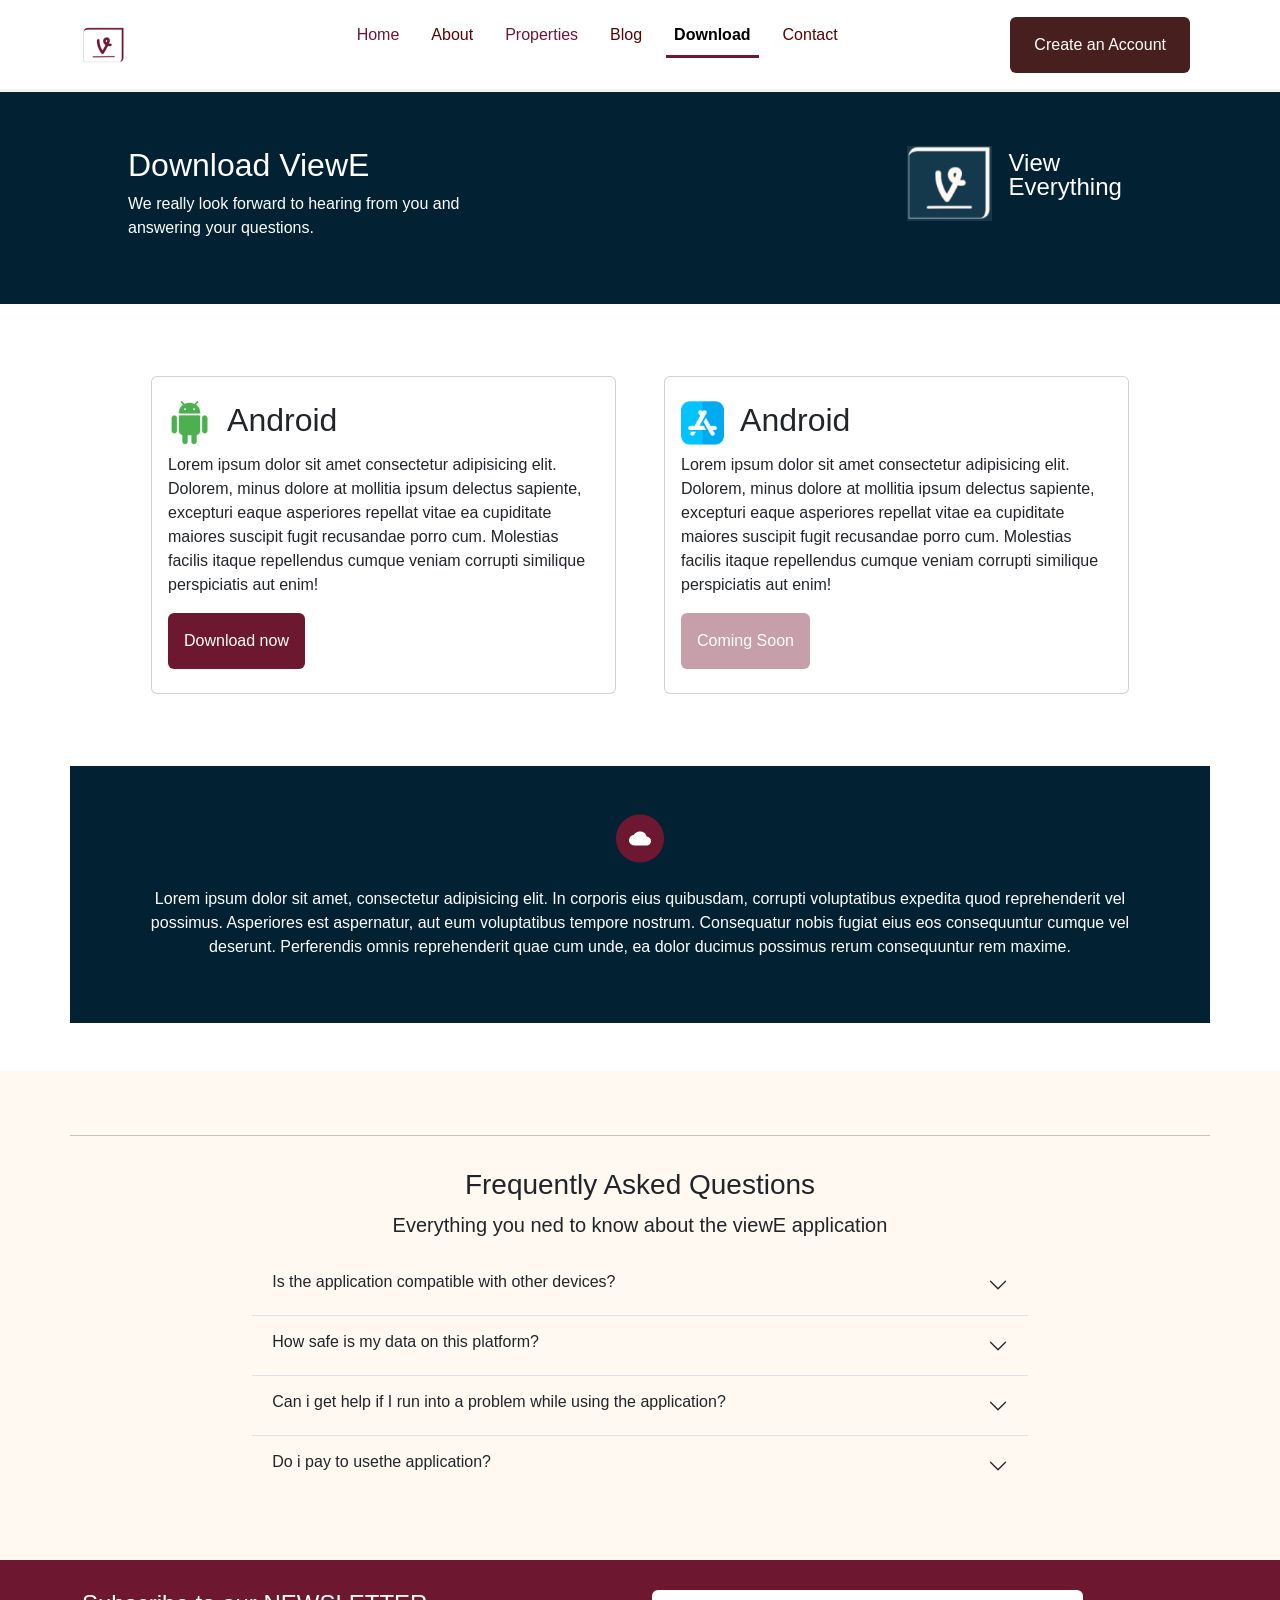
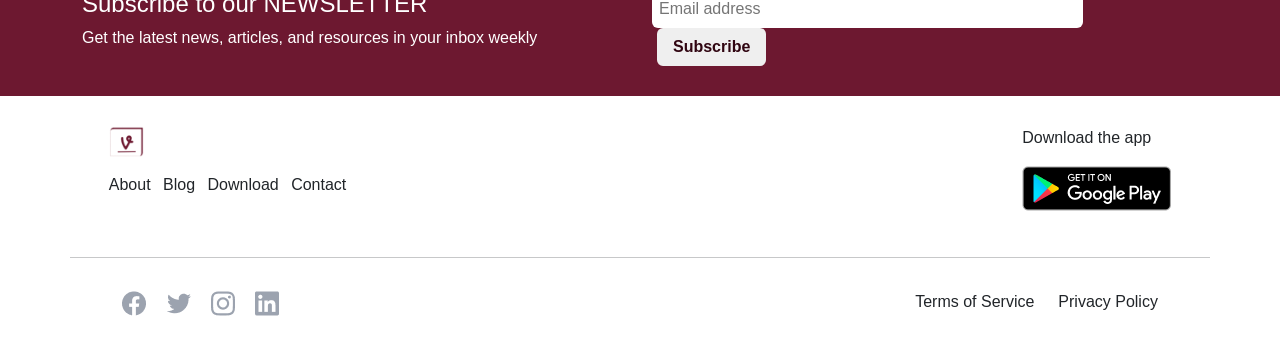
<file: download.html>
<!DOCTYPE html>
<html lang="en">
<head>
    <meta charset="UTF-8">
    <meta name="viewport" content="width=device-width, initial-scale=1.0">
    <link rel="stylesheet" href="bootstrap-5.3.2-dist/css/bootstrap.css">
    <link rel="stylesheet" href="style.css">
    <title>First Level Project</title>
</head>
<body class="blogBackground">

<!-- HEADER NAVBAR -->
<header class="">
        <nav class="header navbar navbar-expand-md fixed-top  text-dark ">
          <div class=" container ">
              <a class="navbar-brand"  href="index.html"  class="brandLogo"><img src="img/image 17logo.png" alt="" width="50%"></a>
              <button class="navbar-toggler" type="button" data-bs-toggle="collapse" data-bs-target="#navbarCollapse" aria-controls="navbarCollapse" aria-expanded="false" aria-label="Toggle navigation">
                <span class="navbar-toggler-icon"></span>
              </button>
              <div class="collapse navbar-collapse  mobileNav" id="navbarCollapse">
                <ul class="navbar-nav gap-3 mx-auto mb-3">
                  <li class="nav-item">
                    <a class="nav-link link " style="color:  #6D1830;"  aria-current="page" href="index.html">Home</a>
                  </li>
                  <li class="nav-item">
                    <a class="nav-link  link" href="about.html">About</a>
                  </li>
                    <li class="nav-item">
                    <a class="nav-link  link " style="color: #6D1830;" href="properties.html">Properties</a>
                  </li>
                  <li class="nav-item">
                    <a class="nav-link  link" href="blog.html">Blog</a>
                  </li>
                  <li class="nav-item">
                    <a class="nav-link  link active" href="download.html">Download</a>
                  </li>
                  <li class="nav-item">
                    <a class="nav-link  link" href="contact.html">Contact</a>
                  </li>
              
                  </ul>
                <a class="headerBtn2 py-3 px-4  rounded border-0 me-2 text-decoration-none"
                 href="createAccount.html" style="color: #ffffff;background-color: rgb(72, 31, 31);">Create an Account</a>

                <!-- <a class="headerBtn py-3 px-4  rounded border-0 text-decoration-none" href="download.html">Download now</a> -->
            </div>
                </div>
          </nav>
</header>


<!-- BLOG-->
<section class=" aboutViewSection contactHero ">
    <div class="containerMe pt-5">
            <div class="row py-5">
         <div class="aboutViewTxtCol col-sm-12 col-md-6 col-lg-6">
          <div class="aboutViewTxt ">
            <h2>Download ViewE</h2>
            <p>We really look forward to hearing from you and 
                answering your questions.
            </p>
          </div>
         </div>
         <div class="aboutViewLogoCol col-sm-12 col-md-6 col-lg-6 mt">
          <div class="aboutViewLogo  align-items-center heroLogoImg" >
            <img src="img/image 37.png" alt="" width="35%">
            <p class="ms-3 fs-4 lh-1">View <br> Everything</p>
          </div>
         </div>
      </div>
    </div>
</section>
 

<!-- ANDROID AND IOS -->
<section class="container my-5 p-4">
    <div class="row justify-content-center gap-5">
        <div class="card col-sm-12 col-md-5 col-lg-5 py-4 px-3">
           <h2><img src="img/image 41.png" alt="" width="10%" class="me-3">Android</h2> 
            <p>Lorem ipsum dolor sit amet consectetur adipisicing elit. Dolorem, minus dolore at mollitia ipsum delectus sapiente, excepturi eaque asperiores repellat vitae ea cupiditate maiores suscipit fugit recusandae porro cum. Molestias facilis itaque repellendus cumque veniam corrupti similique perspiciatis aut enim!</p>
            <div><button class="py-3 px-3 rounded border-0" style="background: #6D1830;
              color:white;">Download now</button></div>
        </div>
        <div class="card col-sm-12 col-md-5 col-lg-5 py-4 px-3">
            <h2><img src="img/image 42.png" alt="" width="10%" class="me-3">Android</h2> 
             <p>Lorem ipsum dolor sit amet consectetur adipisicing elit. Dolorem, minus dolore at mollitia ipsum delectus sapiente, excepturi eaque asperiores repellat vitae ea cupiditate maiores suscipit fugit recusandae porro cum. Molestias facilis itaque repellendus cumque veniam corrupti similique perspiciatis aut enim!</p>
             <div><button  class="py-3 px-3 rounded border-0" style="background: #c79faa;
              color:white;">Coming Soon</button></div>
         </div>
    </div>
</section>

<!--    QUESTION-MARK KINDLY -->
<section class="my-5">
    <div class="container questionMark text-center p-5">
        <img src="img/Frame 40566cloud.png" alt="" class="mb-4">
        <p>Lorem ipsum dolor sit amet, consectetur adipisicing elit. In corporis eius quibusdam, corrupti voluptatibus expedita quod reprehenderit vel possimus. Asperiores est aspernatur, aut eum voluptatibus tempore nostrum. Consequatur nobis fugiat eius eos consequuntur cumque vel deserunt. Perferendis omnis reprehenderit quae cum unde, ea dolor ducimus possimus rerum consequuntur rem maxime.</p>

    </div>

</section>

<!-- FREQUENTLY ASKED QUESTIONS (FAQ) -->
<section class="py-5" style="background: #FFF9F2;">
    <hr class="container"  aria-colspan="horizontalRule">
    <div class="container  p-3 text-sm-start text-md-center">
  
      <h3>Frequently Asked Questions</h3>
      <p class="fs-5">Everything you ned to know about the viewE application</p>
  
            <!-- ACCORDIO -->
          <div class="accordioStructure " >
            <div class="accordion accordion-flush" id="accordionFlushExample">
              <div class="accordion-item "  >
                <h2 class="accordion-header" >
                  <button style="background: #FFF9F2;" class="accordion-button collapsed" type="button" data-bs-toggle="collapse" data-bs-target="#flush-collapseOne" aria-expanded="false" aria-controls="flush-collapseOne">
                    <h6 class="text-dark " >Is the application compatible with other devices?</h6>
                  </button>
                </h2>
                <div id="flush-collapseOne" class="accordion-collapse collapse" data-bs-parent="#accordionFlushExample">
                  <div class="text-start accordion-body" style="background: #FFF9F2;">Placeholder content for this accordion, which is intended to demonstrate the class. This is the first item's accordion body.</div>
                </div>
              </div>
              <div class="accordion-item">
                <h2 class="accordion-header">
                  <button style="background: #FFF9F2;" class="accordion-button collapsed" type="button" data-bs-toggle="collapse" data-bs-target="#flush-collapseTwo" aria-expanded="false" aria-controls="flush-collapseTwo">
                    <h6 class="text-dark ">How safe is my data on this platform?</h6>
                  </button>
                </h2>
                <div id="flush-collapseTwo" class="accordion-collapse collapse" data-bs-parent="#accordionFlushExample">
                  <div class="text-start accordion-body" style="background: #FFF9F2;">Placeholder content for this accordion, which is intended to demonstrate the class. This is the second item's accordion body. Let's imagine this being filled with some actual content.</div>
                </div>
              </div>
              <div class="accordion-item">
                <h2 class="accordion-header">
                  <button style="background: #FFF9F2;" class="accordion-button collapsed" type="button" data-bs-toggle="collapse" data-bs-target="#flush-collapseThree" aria-expanded="false" aria-controls="flush-collapseThree">
                    <h6 class="text-dark ">Can i get help if I run into a problem while using the application?</h6>
                  </button>
                </h2>
                <div id="flush-collapseThree" class="accordion-collapse collapse" data-bs-parent="#accordionFlushExample">
                  <div class="text-start accordion-body" style="background: #FFF9F2;">Placeholder content for this accordion, which is intended to demonstrate the class. This is the third item's accordion body. Nothing more exciting happening here in terms of content, but just filling up the space to make it look, at least at first glance, a bit more representative of how this would look in a real-world application.</div>
                </div>
              </div>
  
              <div class="accordion-item">
                <h2 class="accordion-header">
                  <button style="background: #FFF9F2;" class="accordion-button collapsed" type="button" data-bs-toggle="collapse" data-bs-target="#flush-collapseFour" aria-expanded="false" aria-controls="flush-collapseFour">
                    <h6 class="text-dark ">Do i pay to usethe application?</h6>
                  </button>
                </h2>
                <div id="flush-collapseFour" class="accordion-collapse collapse" data-bs-parent="#accordionFlushExample">
                  <div class="text-start accordion-body" style="background: #FFF9F2;">Placeholder content for this accordion, which is intended to demonstrate the class. This is the third item's accordion body. Nothing more exciting happening here in terms of content, but just filling up the space to make it look, at least at first glance, a bit more representative of how this would look in a real-world application.</div>
                </div>
              </div>
            </div>
          </div>  
          </div>
    </div>
  </section>
  
  
<!-- NEWSLETTER -->
<section class="newsLetter">
    <div class="container">
      <div class="row justify-content-between align-items-center newsLetterRow">
        <div class=" col-sm-12 col-md-6 col-lg-6">
          <h4>Subscribe to our NEWSLETTER</h4>
          <p>Get the latest news, articles, and resources in your
            inbox weekly
          </p>
        </div>
    
        <div class=" col-sm-12 col-md-6 col-lg-6 aliit">
           <div class="inputForm ">
            <input type="text" name="" placeholder="Email address" id="" class="rounded border-0 ">
            <button class="newsLetterBtn px-3 rounded border-0">Subscribe</button>
           </div>
      </div>
      </div>
  
    </div>
  </section>
  <!-- LINKS AND GOOGLE APP -->
  <div class="linksAndGoogleApp">
      <div class="linkGroup">
        <img src="img/image 17logo.png" alt="" width="15%">
        <div class=" mt-3">
          <a href="about.html" class="text-decoration-none text-dark">About</a>
          <a href="blog.html" class="mx-2 text-decoration-none text-dark">Blog</a>
          <a href="download.html"class="text-decoration-none text-dark">Download</a>
          <a href="contact.html" class="ms-2 text-decoration-none text-dark">Contact</a>
        </div>
      </div>
  
      <div class="linksGroupGoogleApp">
          <p>Download the app</p>
          <img src="img/Frame 10.png" alt="">
      </div>
  
  </div>
  
  <hr class="container">
  
  <!-- FOOTER SECTION -->
  <footer class="p-3 ">
     <div class="footer footerGroup">
      <div class="footerImg">
        <img src="img/facebook.png" alt="">
        <img src="img/twitter.png" alt="" class="mx-3">
        <img src="img/instagram.png" alt="">
        <img src="img/linkedin.png" alt="" class="ms-3">
       </div>
  
     
        <div class="footerTxt d-flex gap-4 ">
          <p>Terms of Service</p>
          <p>Privacy Policy</p>
        </div>
      </div>
  </footer>
  <script src="bootstrap-5.3.2-dist/js/bootstrap.bundle.js"></script>
  </body>
  </html>
</file>
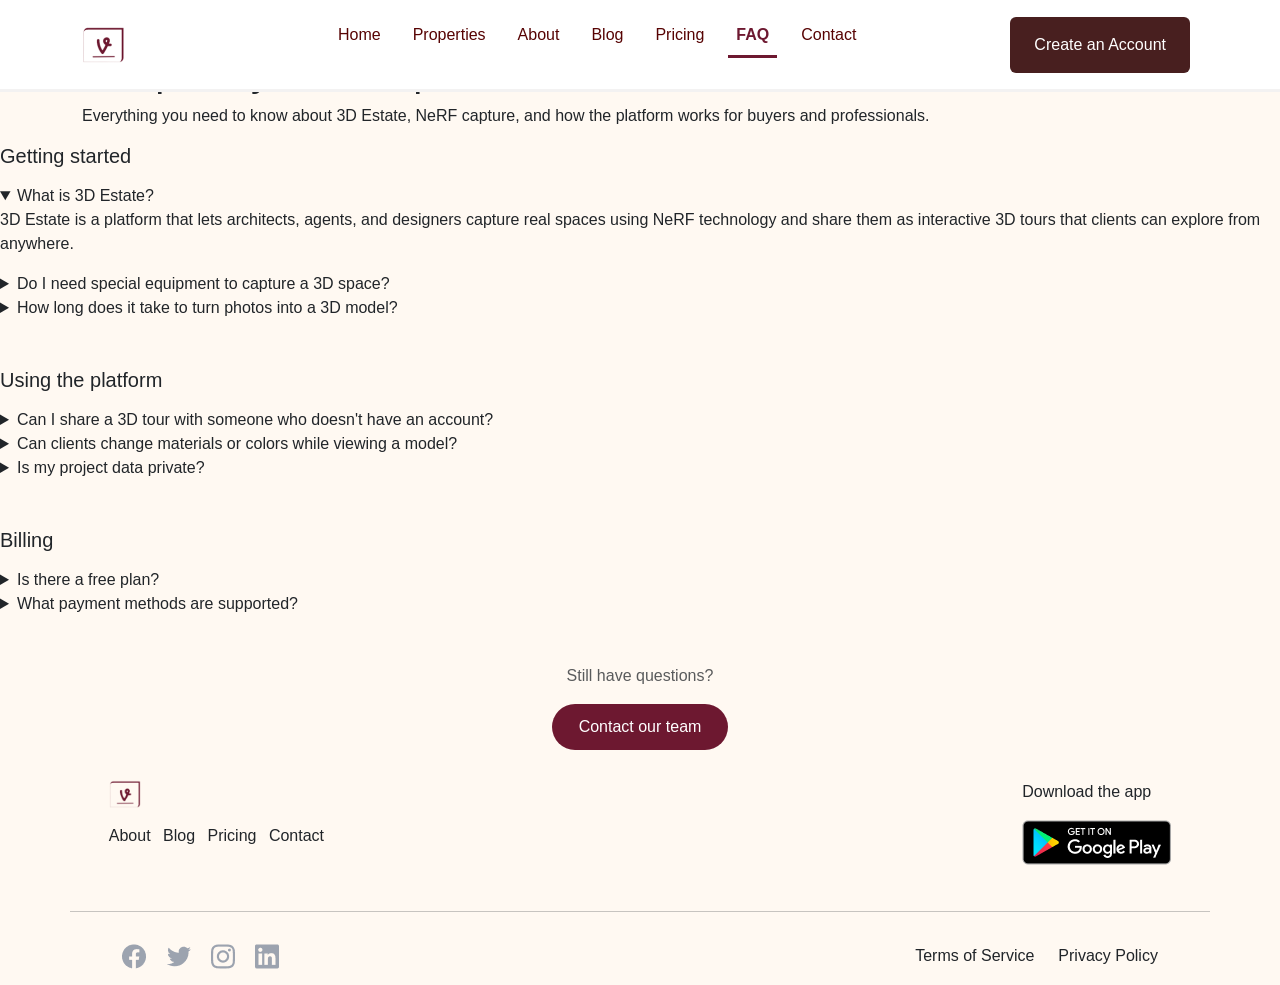
<file: faq.html>
<!DOCTYPE html>
<html lang="en">
<head>
    <meta charset="UTF-8">
    <meta name="viewport" content="width=device-width, initial-scale=1.0">
    <link rel="stylesheet" href="bootstrap-5.3.2-dist/css/bootstrap.css">
    <link rel="stylesheet" href="style.css">
    <title>FAQ | 3D Estate</title>
</head>
<body>

<header class="">
        <nav class="header navbar navbar-expand-md fixed-top  text-dark ">
          <div class=" container ">
              <a class="navbar-brand" href="index.html" class="brandLogo"><img src="img/image 17logo.png" alt="" width="50%"></a>
              <button class="navbar-toggler" type="button" data-bs-toggle="collapse" data-bs-target="#navbarCollapse" aria-controls="navbarCollapse" aria-expanded="false" aria-label="Toggle navigation">
                <span class="navbar-toggler-icon"></span>
              </button>
              <div class="collapse navbar-collapse  mobileNav" id="navbarCollapse">
                <ul class="navbar-nav gap-3 mx-auto mb-3">
                  <li class="nav-item"><a class="nav-link link" href="index.html">Home</a></li>
                  <li class="nav-item"><a class="nav-link link" href="properties.html">Properties</a></li>
                  <li class="nav-item"><a class="nav-link link" href="about.html">About</a></li>
                  <li class="nav-item"><a class="nav-link link" href="blog.html">Blog</a></li>
                  <li class="nav-item"><a class="nav-link link" href="pricing.html">Pricing</a></li>
                  <li class="nav-item"><a class="nav-link link active" style="color:#6D1830;" href="faq.html">FAQ</a></li>
                  <li class="nav-item"><a class="nav-link link" href="contact.html">Contact</a></li>
                </ul>
                <a class="headerBtn2 py-3 px-4 rounded border-0 me-2 text-decoration-none"
                 href="createAccount.html" style="color:#fff;background-color:rgb(72,31,31);">Create an Account</a>
            </div>
                </div>
          </nav>
</header>

<section class="pageHero container">
    <span class="eyebrow">We've got answers</span>
    <h1>Frequently asked questions</h1>
    <p>Everything you need to know about 3D Estate, NeRF capture, and how the platform works for buyers and professionals.</p>
</section>

<div class="faqWrap">

    <h5 class="mb-3">Getting started</h5>
    <details class="faqItem" open>
        <summary>What is 3D Estate?</summary>
        <p>3D Estate is a platform that lets architects, agents, and designers capture real spaces using NeRF technology and share them as interactive 3D tours that clients can explore from anywhere.</p>
    </details>
    <details class="faqItem">
        <summary>Do I need special equipment to capture a 3D space?</summary>
        <p>No. Most listings can be captured using just a smartphone camera following our guided capture flow. For larger commercial spaces, we recommend our Pro capture kit for faster processing.</p>
    </details>
    <details class="faqItem">
        <summary>How long does it take to turn photos into a 3D model?</summary>
        <p>Most residential spaces process within 20–40 minutes after upload. Larger properties or high-resolution captures may take a few hours.</p>
    </details>

    <h5 class="mb-3 mt-5">Using the platform</h5>
    <details class="faqItem">
        <summary>Can I share a 3D tour with someone who doesn't have an account?</summary>
        <p>Yes. Every 3D tour has a shareable web link that works in any browser, no account or app download required for the viewer.</p>
    </details>
    <details class="faqItem">
        <summary>Can clients change materials or colors while viewing a model?</summary>
        <p>Yes, if the listing owner enables it. Viewers can preview alternate wall colors, flooring, and finishes directly inside the 3D viewer.</p>
    </details>
    <details class="faqItem">
        <summary>Is my project data private?</summary>
        <p>By default, all uploaded scans and listings are private and only visible to people you explicitly share a link with. You control visibility for every project.</p>
    </details>

    <h5 class="mb-3 mt-5">Billing</h5>
    <details class="faqItem">
        <summary>Is there a free plan?</summary>
        <p>Yes, the Starter plan is free and includes up to 3 active 3D listings — perfect for trying out the platform before upgrading.</p>
    </details>
    <details class="faqItem">
        <summary>What payment methods are supported?</summary>
        <p>We accept major debit/credit cards and bank transfers for Nigerian accounts. Enterprise plans can be invoiced directly.</p>
    </details>

    <div class="text-center mt-5">
        <p class="text-muted">Still have questions?</p>
        <a href="contact.html" class="btn" style="background:#6D1830;color:#fff;border-radius:999px;padding:10px 26px;">Contact our team</a>
    </div>
</div>

<div class="linksAndGoogleApp">
    <div class="linkGroup">
      <img src="img/image 17logo.png" alt="" width="15%">
      <div class=" mt-3">
        <a href="about.html" class="text-decoration-none text-dark">About</a>
        <a href="blog.html" class="mx-2 text-decoration-none text-dark">Blog</a>
        <a href="pricing.html"class="text-decoration-none text-dark">Pricing</a>
        <a href="contact.html" class="ms-2 text-decoration-none text-dark">Contact</a>
      </div>
    </div>
    <div class="linksGroupGoogleApp">
        <p>Download the app</p>
        <img src="img/Frame 10.png" alt="">
    </div>
</div>

<hr class="container">

<footer class="p-3">
   <div class="footer footerGroup">
    <div class="footerImg">
      <img src="img/facebook.png" alt="">
      <img src="img/twitter.png" alt="" class="mx-3">
      <img src="img/instagram.png" alt="">
      <img src="img/linkedin.png" alt="" class="ms-3">
     </div>
      <div class="footerTxt d-flex gap-4 ">
        <a href="terms.html" class="text-dark text-decoration-none">Terms of Service</a>
        <a href="privacy.html" class="text-dark text-decoration-none">Privacy Policy</a>
      </div>
    </div>
</footer>
<script src="bootstrap-5.3.2-dist/js/bootstrap.bundle.js"></script>
</body>
</html>
</file>
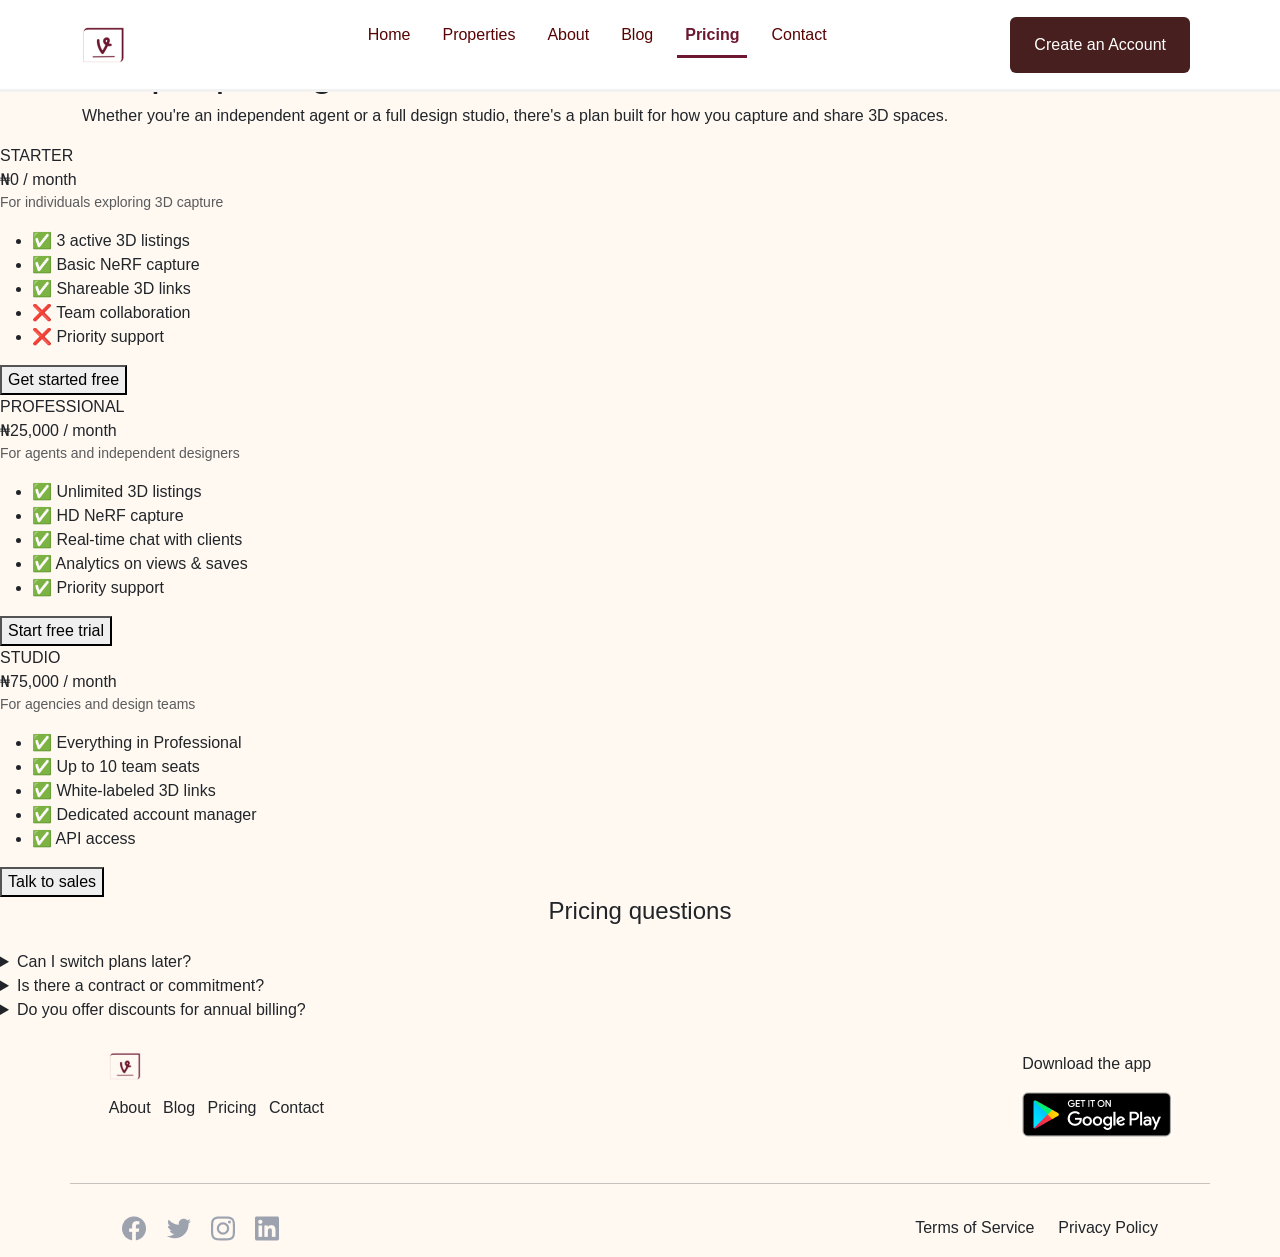
<file: pricing.html>
<!DOCTYPE html>
<html lang="en">
<head>
    <meta charset="UTF-8">
    <meta name="viewport" content="width=device-width, initial-scale=1.0">
    <link rel="stylesheet" href="bootstrap-5.3.2-dist/css/bootstrap.css">
    <link rel="stylesheet" href="style.css">
    <title>Pricing | 3D Estate</title>
</head>
<body>

<header class="">
        <nav class="header navbar navbar-expand-md fixed-top  text-dark ">
          <div class=" container ">
              <a class="navbar-brand" href="index.html" class="brandLogo"><img src="img/image 17logo.png" alt="" width="50%"></a>
              <button class="navbar-toggler" type="button" data-bs-toggle="collapse" data-bs-target="#navbarCollapse" aria-controls="navbarCollapse" aria-expanded="false" aria-label="Toggle navigation">
                <span class="navbar-toggler-icon"></span>
              </button>
              <div class="collapse navbar-collapse  mobileNav" id="navbarCollapse">
                <ul class="navbar-nav gap-3 mx-auto mb-3">
                  <li class="nav-item"><a class="nav-link link" href="index.html">Home</a></li>
                  <li class="nav-item"><a class="nav-link link" href="properties.html">Properties</a></li>
                  <li class="nav-item"><a class="nav-link link" href="about.html">About</a></li>
                  <li class="nav-item"><a class="nav-link link" href="blog.html">Blog</a></li>
                  <li class="nav-item"><a class="nav-link link active" style="color:#6D1830;" href="pricing.html">Pricing</a></li>
                  <li class="nav-item"><a class="nav-link link" href="contact.html">Contact</a></li>
                </ul>
                <a class="headerBtn2 py-3 px-4 rounded border-0 me-2 text-decoration-none"
                 href="createAccount.html" style="color:#fff;background-color:rgb(72,31,31);">Create an Account</a>
            </div>
                </div>
          </nav>
</header>

<section class="pageHero container">
    <span class="eyebrow">Plans for every professional</span>
    <h1>Simple pricing, real results</h1>
    <p>Whether you're an independent agent or a full design studio, there's a plan built for how you capture and share 3D spaces.</p>
</section>

<div class="pricingGrid">

    <div class="pricingCard">
        <span class="tag">STARTER</span>
        <div class="amount">₦0 <span>/ month</span></div>
        <p class="text-muted small">For individuals exploring 3D capture</p>
        <ul>
            <li>✅ 3 active 3D listings</li>
            <li>✅ Basic NeRF capture</li>
            <li>✅ Shareable 3D links</li>
            <li>❌ Team collaboration</li>
            <li>❌ Priority support</li>
        </ul>
        <button>Get started free</button>
    </div>

    <div class="pricingCard featured">
        <span class="tag">PROFESSIONAL</span>
        <div class="amount">₦25,000 <span>/ month</span></div>
        <p class="text-muted small">For agents and independent designers</p>
        <ul>
            <li>✅ Unlimited 3D listings</li>
            <li>✅ HD NeRF capture</li>
            <li>✅ Real-time chat with clients</li>
            <li>✅ Analytics on views & saves</li>
            <li>✅ Priority support</li>
        </ul>
        <button>Start free trial</button>
    </div>

    <div class="pricingCard">
        <span class="tag">STUDIO</span>
        <div class="amount">₦75,000 <span>/ month</span></div>
        <p class="text-muted small">For agencies and design teams</p>
        <ul>
            <li>✅ Everything in Professional</li>
            <li>✅ Up to 10 team seats</li>
            <li>✅ White-labeled 3D links</li>
            <li>✅ Dedicated account manager</li>
            <li>✅ API access</li>
        </ul>
        <button>Talk to sales</button>
    </div>

</div>

<div class="faqWrap">
    <h4 class="text-center mb-4">Pricing questions</h4>
    <details class="faqItem">
        <summary>Can I switch plans later?</summary>
        <p>Yes, you can upgrade or downgrade at any time from your account settings. Changes apply from your next billing cycle.</p>
    </details>
    <details class="faqItem">
        <summary>Is there a contract or commitment?</summary>
        <p>No. All paid plans are billed monthly and can be cancelled at any time with no penalty.</p>
    </details>
    <details class="faqItem">
        <summary>Do you offer discounts for annual billing?</summary>
        <p>Yes, paying annually saves 15% compared to monthly billing on both Professional and Studio plans.</p>
    </details>
</div>

<div class="linksAndGoogleApp">
    <div class="linkGroup">
      <img src="img/image 17logo.png" alt="" width="15%">
      <div class=" mt-3">
        <a href="about.html" class="text-decoration-none text-dark">About</a>
        <a href="blog.html" class="mx-2 text-decoration-none text-dark">Blog</a>
        <a href="pricing.html"class="text-decoration-none text-dark">Pricing</a>
        <a href="contact.html" class="ms-2 text-decoration-none text-dark">Contact</a>
      </div>
    </div>
    <div class="linksGroupGoogleApp">
        <p>Download the app</p>
        <img src="img/Frame 10.png" alt="">
    </div>
</div>

<hr class="container">

<footer class="p-3">
   <div class="footer footerGroup">
    <div class="footerImg">
      <img src="img/facebook.png" alt="">
      <img src="img/twitter.png" alt="" class="mx-3">
      <img src="img/instagram.png" alt="">
      <img src="img/linkedin.png" alt="" class="ms-3">
     </div>
      <div class="footerTxt d-flex gap-4 ">
        <a href="terms.html" class="text-dark text-decoration-none">Terms of Service</a>
        <a href="privacy.html" class="text-dark text-decoration-none">Privacy Policy</a>
      </div>
    </div>
</footer>
<script src="bootstrap-5.3.2-dist/js/bootstrap.bundle.js"></script>
</body>
</html>
</file>
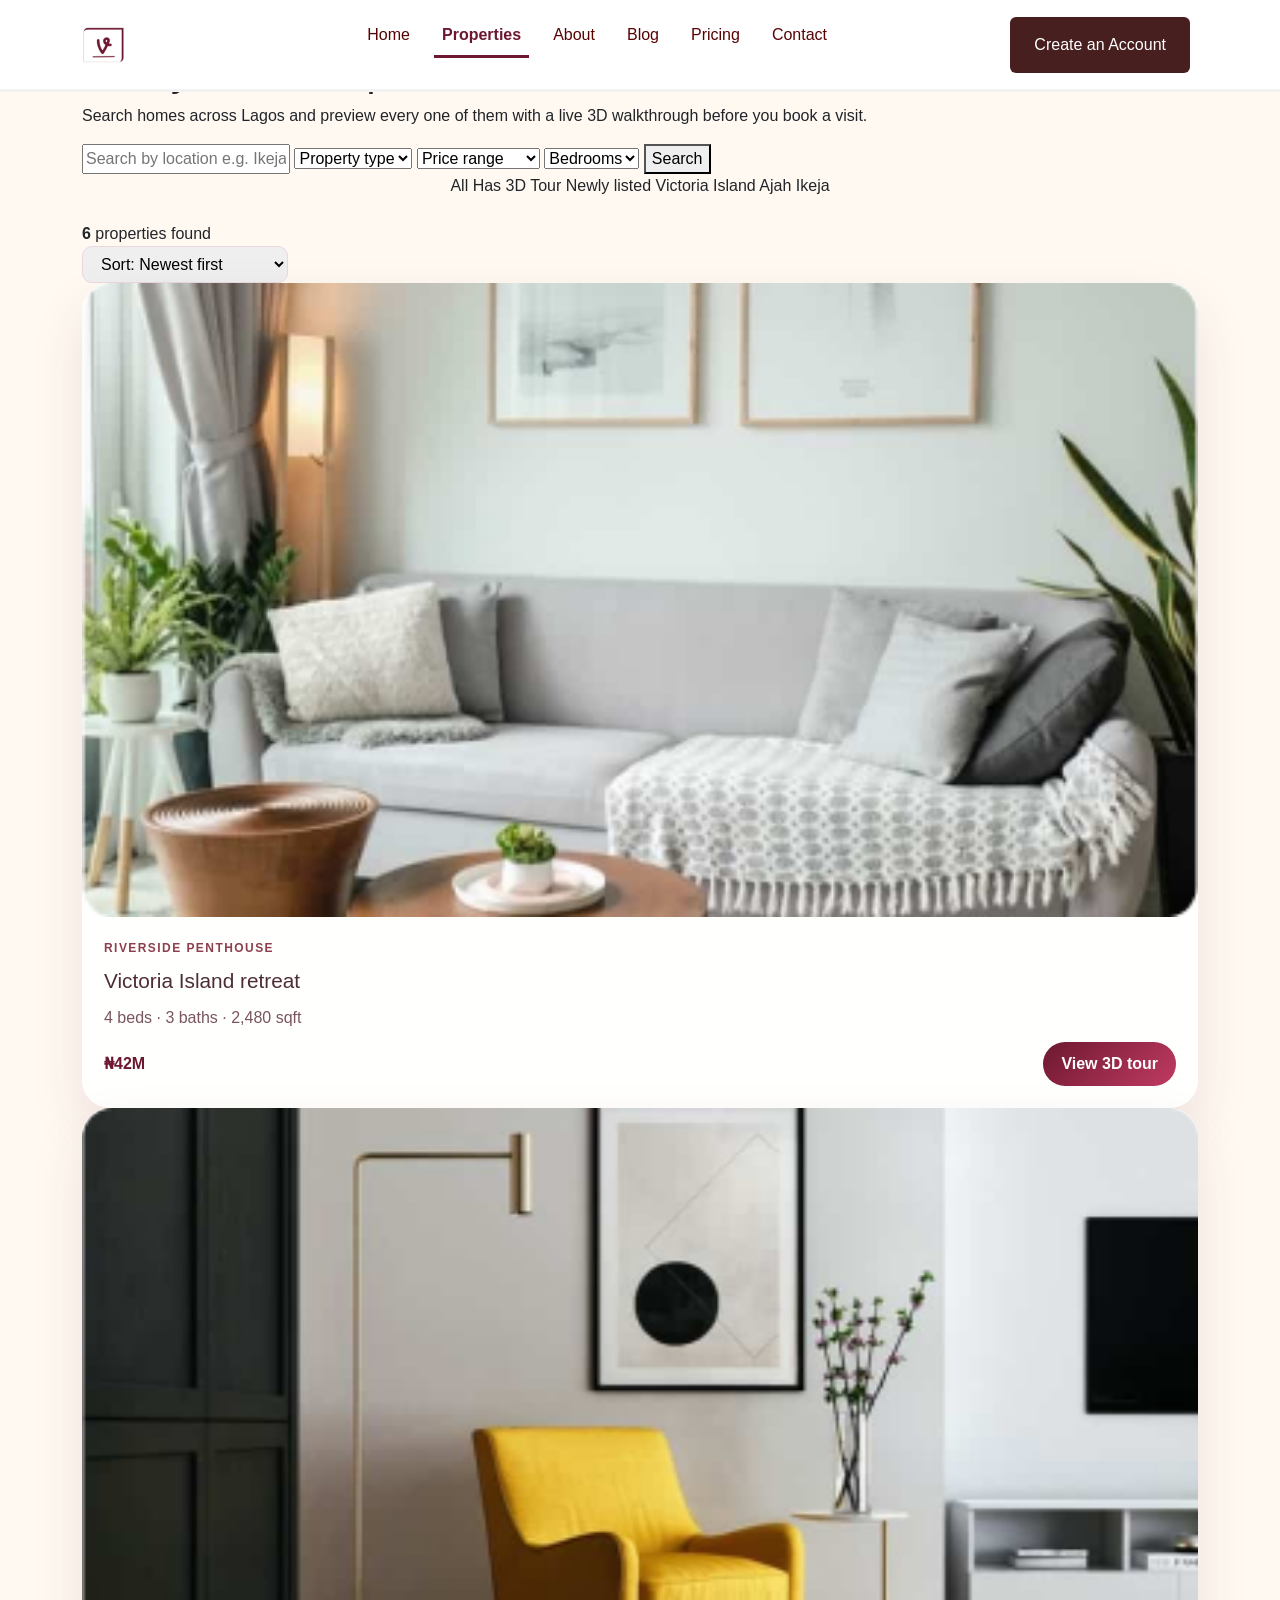
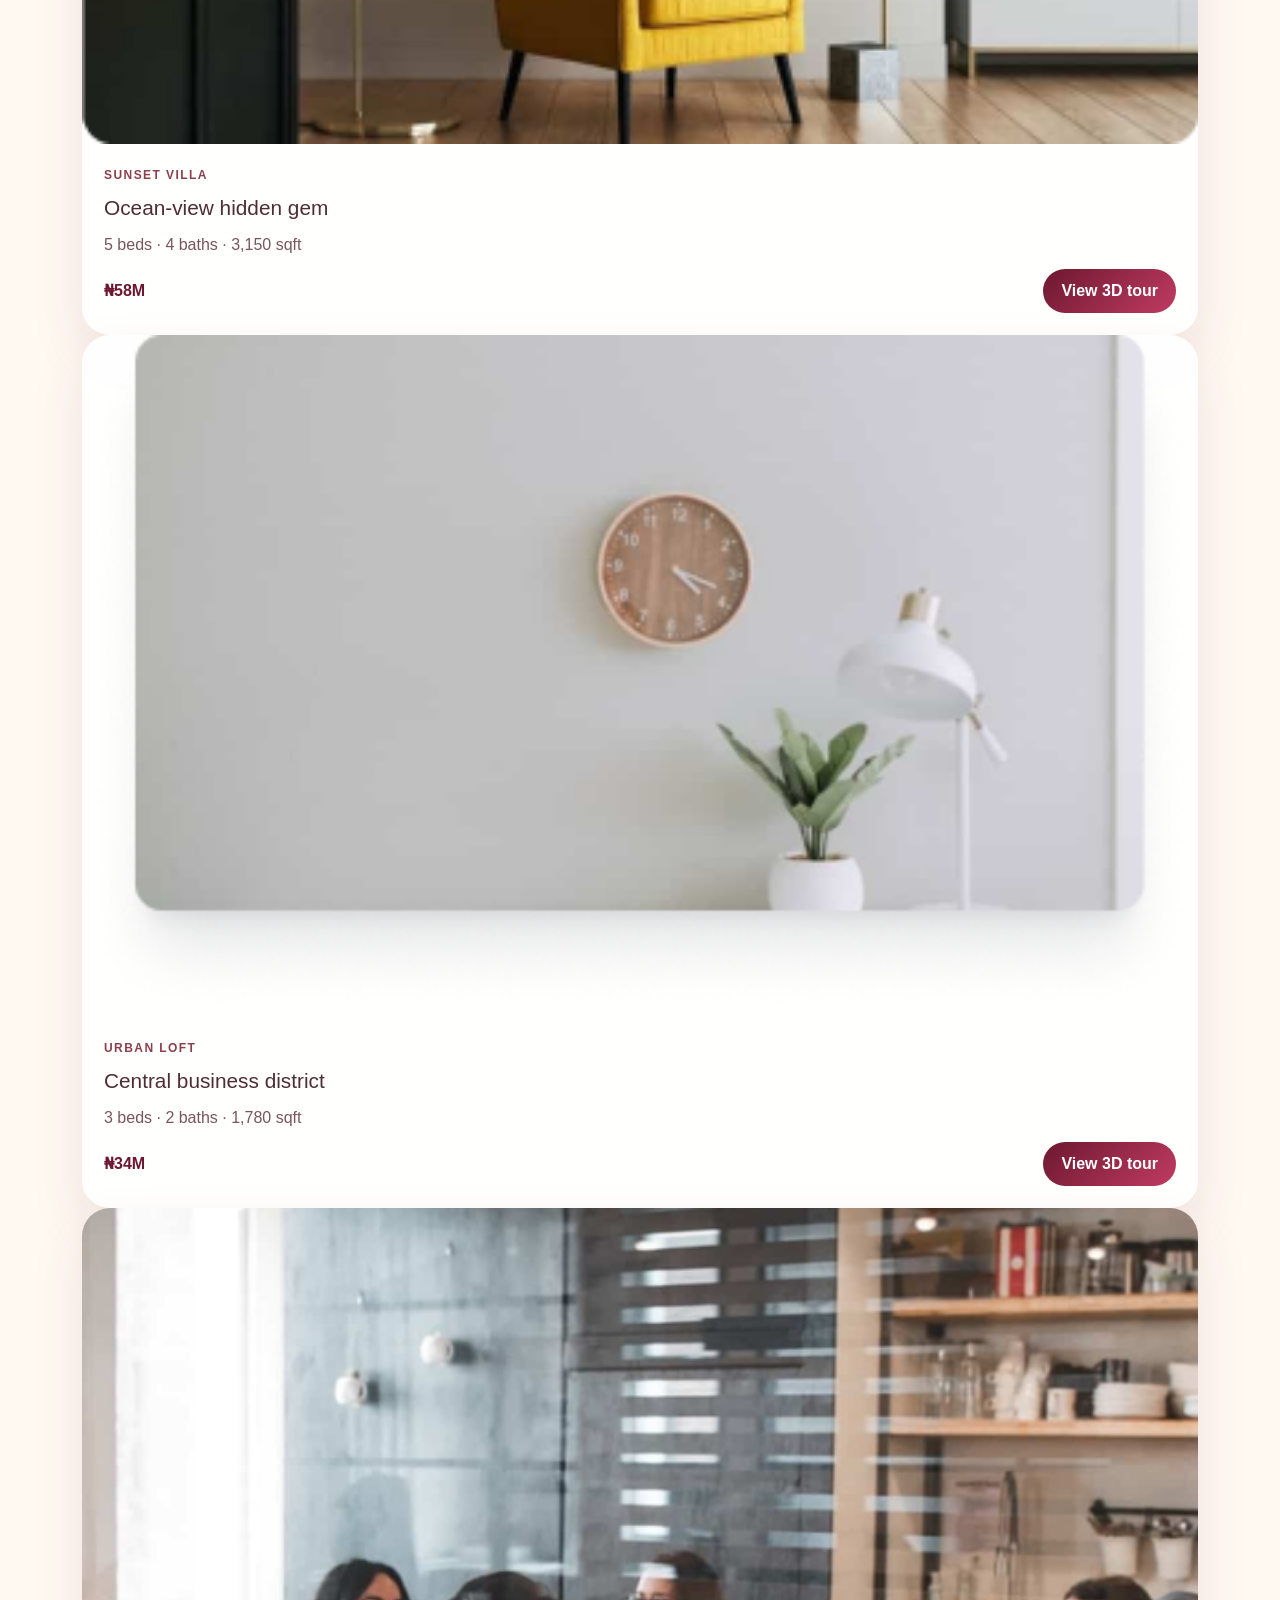
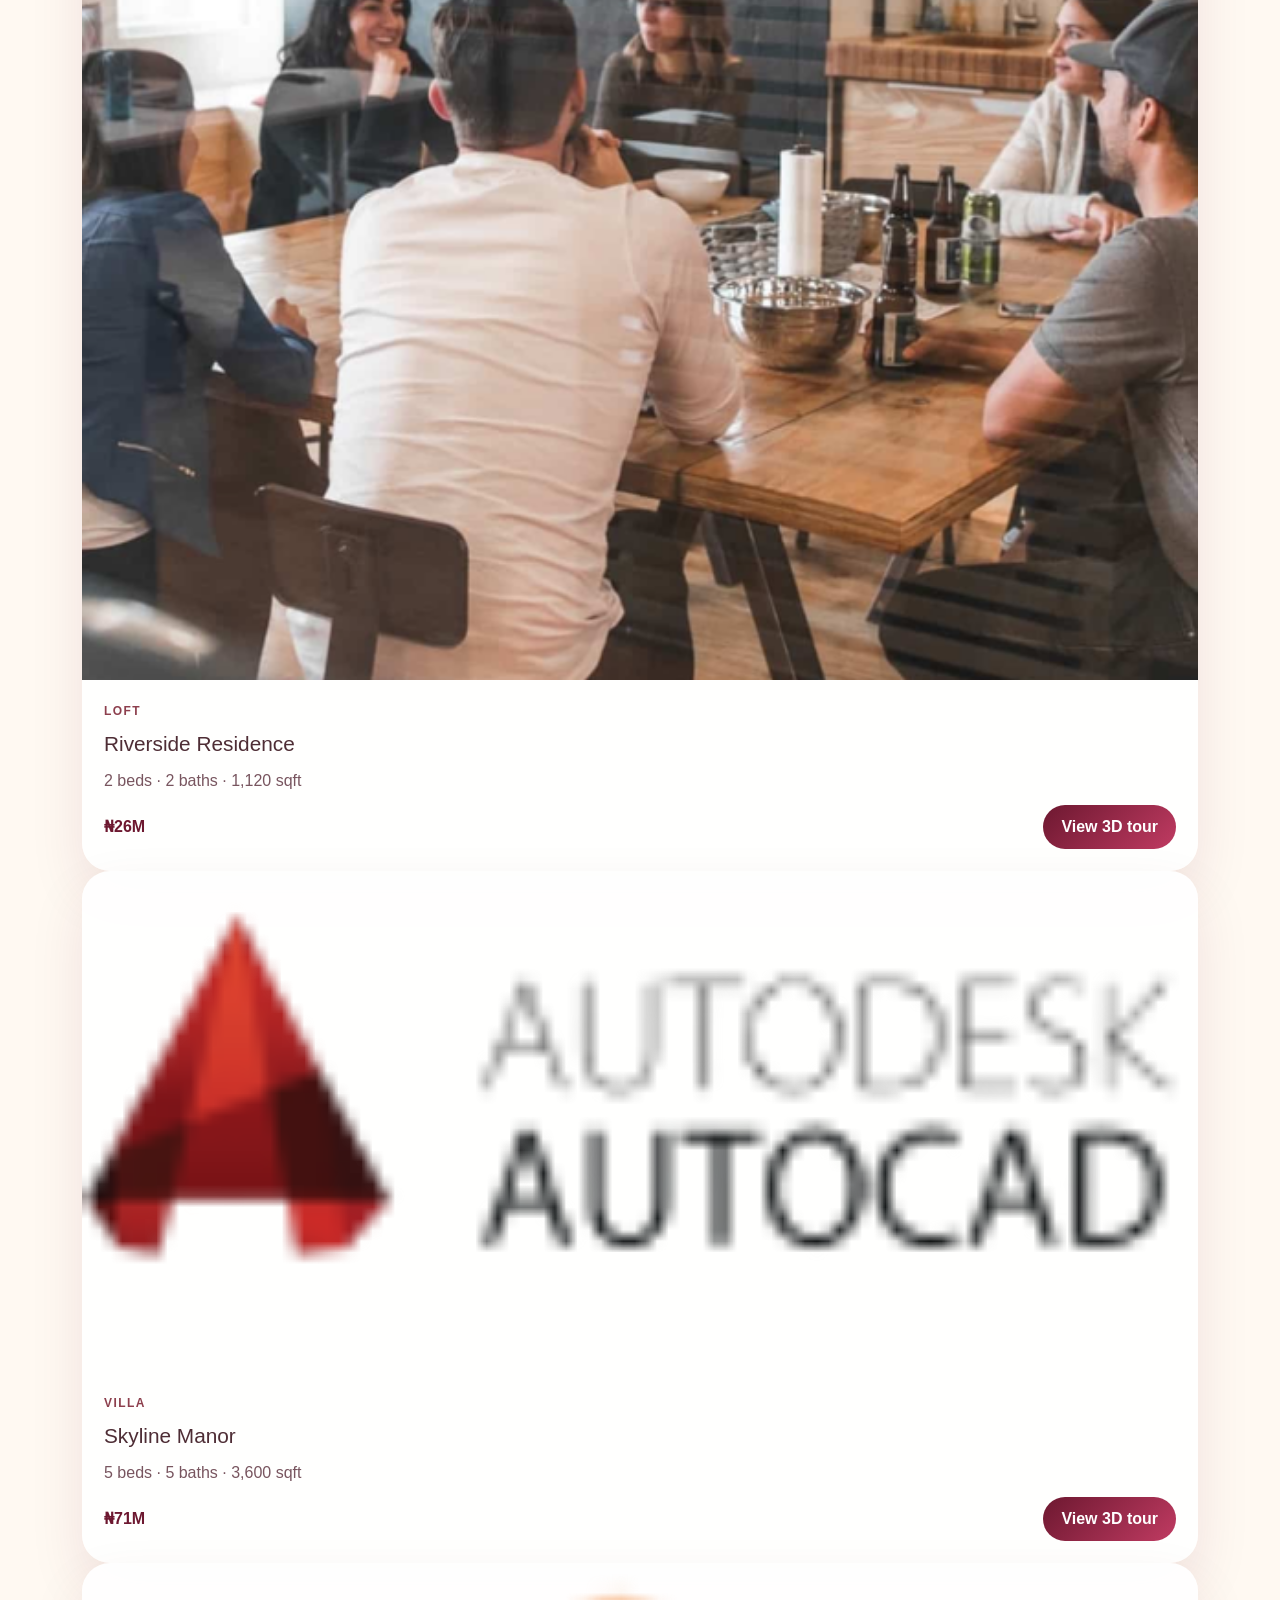
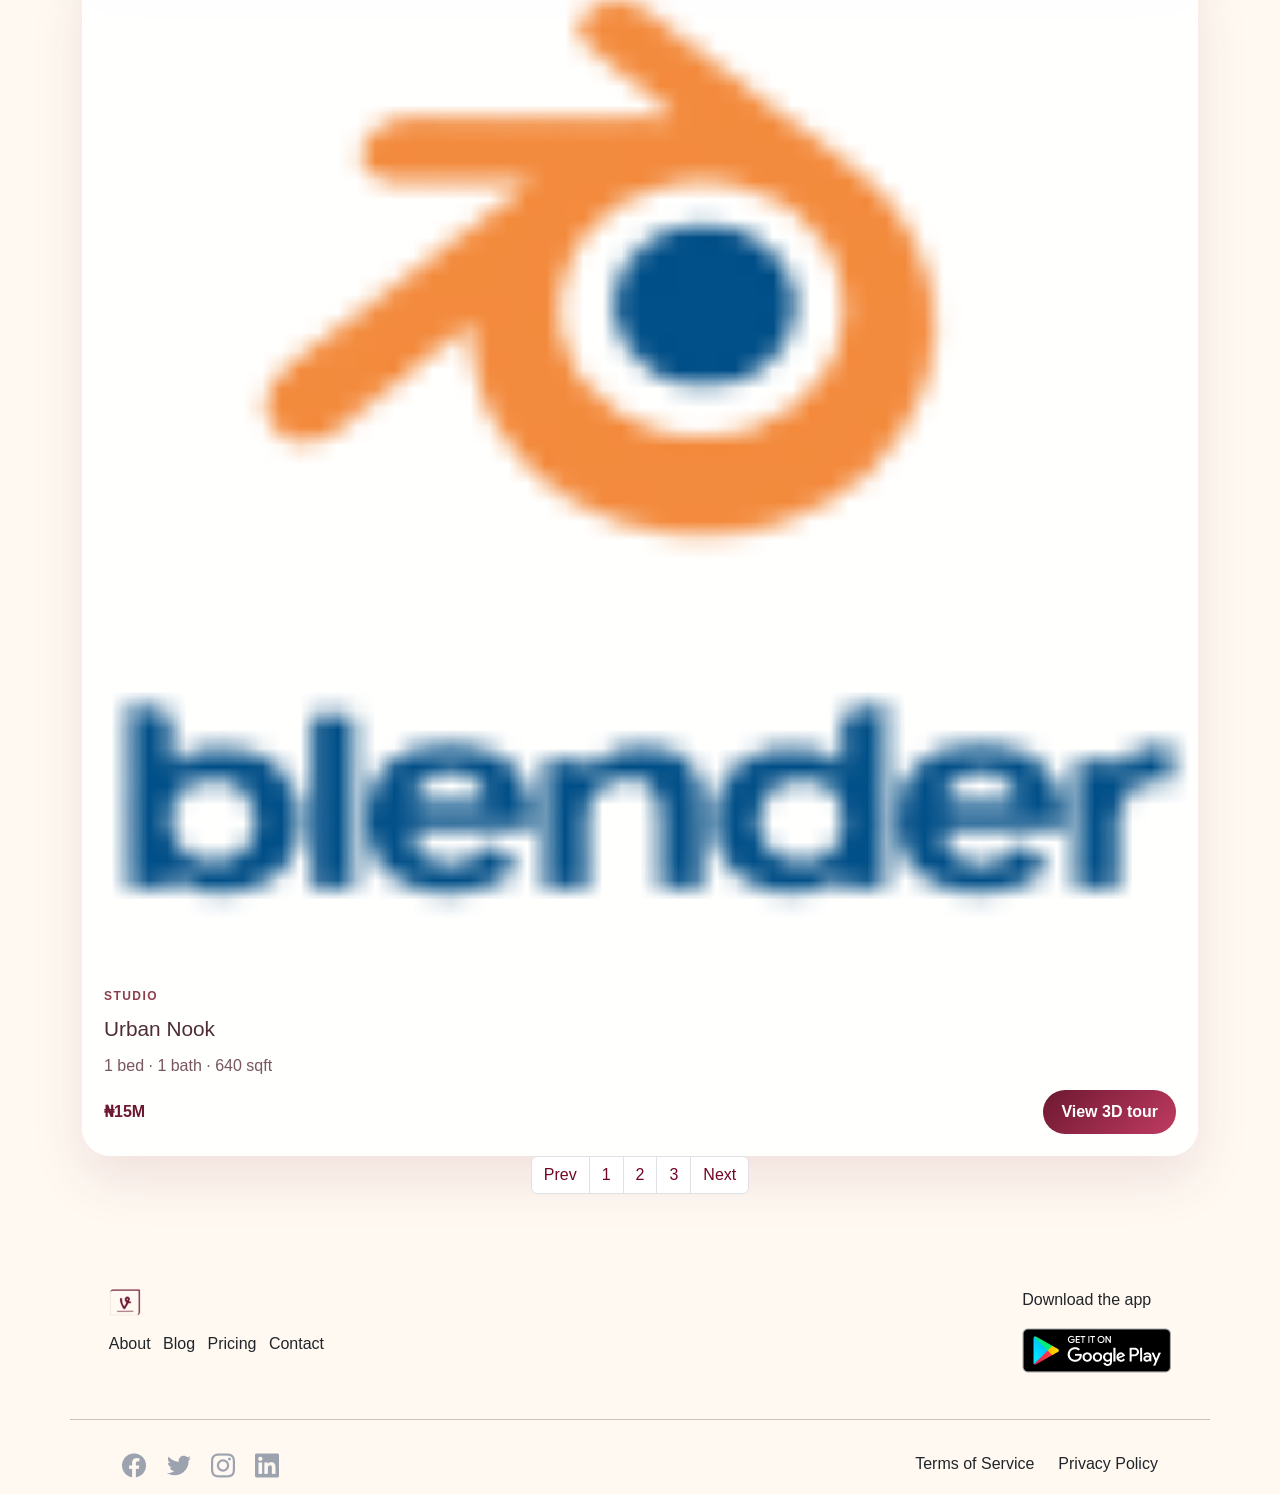
<file: properties.html>
<!DOCTYPE html>
<html lang="en">
<head>
    <meta charset="UTF-8">
    <meta name="viewport" content="width=device-width, initial-scale=1.0">
    <link rel="stylesheet" href="bootstrap-5.3.2-dist/css/bootstrap.css">
    <link rel="stylesheet" href="style.css">
    <title>Browse Properties | 3D Estate</title>
</head>
<body>

<!-- HEADER NAVBAR -->
<header class="">
        <nav class="header navbar navbar-expand-md fixed-top  text-dark ">
          <div class=" container ">
              <a class="navbar-brand"  href="index.html"  class="brandLogo"><img src="img/image 17logo.png" alt="" width="50%"></a>
              <button class="navbar-toggler" type="button" data-bs-toggle="collapse" data-bs-target="#navbarCollapse" aria-controls="navbarCollapse" aria-expanded="false" aria-label="Toggle navigation">
                <span class="navbar-toggler-icon"></span>
              </button>
              <div class="collapse navbar-collapse  mobileNav" id="navbarCollapse">
                <ul class="navbar-nav gap-3 mx-auto mb-3">
                  <li class="nav-item">
                    <a class="nav-link link" href="index.html">Home</a>
                  </li>
                  <li class="nav-item">
                    <a class="nav-link  link active" style="color: #6D1830;" href="properties.html">Properties</a>
                  </li>
                  <li class="nav-item">
                    <a class="nav-link  link" href="about.html">About</a>
                  </li>
                  <li class="nav-item">
                    <a class="nav-link  link" href="blog.html">Blog</a>
                  </li>
                  <li class="nav-item">
                    <a class="nav-link  link" href="pricing.html">Pricing</a>
                  </li>
                  <li class="nav-item">
                    <a class="nav-link  link" href="contact.html">Contact</a>
                  </li>
                  </ul>
                <a class="headerBtn2 py-3 px-4  rounded border-0 me-2 text-decoration-none"
                 href="createAccount.html" style="color: #ffffff;background-color: rgb(72, 31, 31);">Create an Account</a>
            </div>
                </div>
          </nav>
</header>

<!-- PAGE HERO -->
<section class="pageHero container">
    <span class="eyebrow">Browse listings</span>
    <h1>Find your next space, in 3D</h1>
    <p>Search homes across Lagos and preview every one of them with a live 3D walkthrough before you book a visit.</p>
</section>

<!-- SEARCH BAR -->
<div class="container">
    <form class="searchBar">
        <input type="text" placeholder="Search by location e.g. Ikeja, Ajah...">
        <select>
            <option value="">Property type</option>
            <option>Loft</option>
            <option>Villa</option>
            <option>Studio</option>
            <option>Duplex</option>
        </select>
        <select>
            <option value="">Price range</option>
            <option>Under ₦30M</option>
            <option>₦30M – ₦50M</option>
            <option>₦50M – ₦80M</option>
            <option>₦80M+</option>
        </select>
        <select>
            <option value="">Bedrooms</option>
            <option>1</option>
            <option>2</option>
            <option>3</option>
            <option>4+</option>
        </select>
        <button type="submit">Search</button>
    </form>

    <div class="text-center mb-4">
        <span class="filterPill active">All</span>
        <span class="filterPill">Has 3D Tour</span>
        <span class="filterPill">Newly listed</span>
        <span class="filterPill">Victoria Island</span>
        <span class="filterPill">Ajah</span>
        <span class="filterPill">Ikeja</span>
    </div>

    <div class="resultsHead">
        <p class="mb-0"><strong id="resultCount">6</strong> properties found</p>
        <select style="border:1px solid #ead8de;border-radius:10px;padding:8px 14px;">
            <option>Sort: Newest first</option>
            <option>Sort: Price low to high</option>
            <option>Sort: Price high to low</option>
        </select>
    </div>

    <!-- PROPERTIES GRID -->
    <div class="propertiesGrid">

        <article class="property-card">
            <div class="property-image">
                <img src="img/unsplash_OtXADkUh3-I.png" alt="Victoria Island retreat">
            </div>
            <div class="property-body">
                <div class="property-label">Riverside penthouse</div>
                <h3>Victoria Island retreat</h3>
                <p>4 beds · 3 baths · 2,480 sqft</p>
                <div class="property-meta">
                    <span>₦42M</span>
                    <a href="property-detail.html" class="btn property-btn text-decoration-none">View 3D tour</a>
                </div>
            </div>
        </article>

        <article class="property-card">
            <div class="property-image">
                <img src="img/unsplash__HqHX3LBN18.png" alt="Ocean-view hidden gem">
            </div>
            <div class="property-body">
                <div class="property-label">Sunset villa</div>
                <h3>Ocean-view hidden gem</h3>
                <p>5 beds · 4 baths · 3,150 sqft</p>
                <div class="property-meta">
                    <span>₦58M</span>
                    <a href="property-detail.html" class="btn property-btn text-decoration-none">View 3D tour</a>
                </div>
            </div>
        </article>

        <article class="property-card">
            <div class="property-image">
                <img src="img/Image.png" alt="Central business district">
            </div>
            <div class="property-body">
                <div class="property-label">Urban loft</div>
                <h3>Central business district</h3>
                <p>3 beds · 2 baths · 1,780 sqft</p>
                <div class="property-meta">
                    <span>₦34M</span>
                    <a href="property-detail.html" class="btn property-btn text-decoration-none">View 3D tour</a>
                </div>
            </div>
        </article>

        <article class="property-card">
            <div class="property-image">
                <img src="img/Image (1).png" alt="Riverside Residence">
            </div>
            <div class="property-body">
                <div class="property-label">Loft</div>
                <h3>Riverside Residence</h3>
                <p>2 beds · 2 baths · 1,120 sqft</p>
                <div class="property-meta">
                    <span>₦26M</span>
                    <a href="property-detail.html" class="btn property-btn text-decoration-none">View 3D tour</a>
                </div>
            </div>
        </article>

        <article class="property-card">
            <div class="property-image">
                <img src="img/image 20.png" alt="Skyline Manor">
            </div>
            <div class="property-body">
                <div class="property-label">Villa</div>
                <h3>Skyline Manor</h3>
                <p>5 beds · 5 baths · 3,600 sqft</p>
                <div class="property-meta">
                    <span>₦71M</span>
                    <a href="property-detail.html" class="btn property-btn text-decoration-none">View 3D tour</a>
                </div>
            </div>
        </article>

        <article class="property-card">
            <div class="property-image">
                <img src="img/image 22.png" alt="Urban Nook">
            </div>
            <div class="property-body">
                <div class="property-label">Studio</div>
                <h3>Urban Nook</h3>
                <p>1 bed · 1 bath · 640 sqft</p>
                <div class="property-meta">
                    <span>₦15M</span>
                    <a href="property-detail.html" class="btn property-btn text-decoration-none">View 3D tour</a>
                </div>
            </div>
        </article>

    </div>

    <nav class="d-flex justify-content-center mb-5">
      <ul class="pagination">
        <li class="page-item"><a class="page-link" href="#">Prev</a></li>
        <li class="page-item"><a class="page-link" href="#">1</a></li>
        <li class="page-item"><a class="page-link" href="#">2</a></li>
        <li class="page-item"><a class="page-link" href="#">3</a></li>
        <li class="page-item"><a class="page-link" href="#">Next</a></li>
      </ul>
    </nav>
</div>

<!-- LINKS AND GOOGLE APP -->
<div class="linksAndGoogleApp">
    <div class="linkGroup">
      <img src="img/image 17logo.png" alt="" width="15%">
      <div class=" mt-3">
        <a href="about.html" class="text-decoration-none text-dark">About</a>
        <a href="blog.html" class="mx-2 text-decoration-none text-dark">Blog</a>
        <a href="pricing.html"class="text-decoration-none text-dark">Pricing</a>
        <a href="contact.html" class="ms-2 text-decoration-none text-dark">Contact</a>
      </div>
    </div>
    <div class="linksGroupGoogleApp">
        <p>Download the app</p>
        <img src="img/Frame 10.png" alt="">
    </div>
</div>

<hr class="container">

<!-- FOOTER SECTION -->
<footer class="p-3">
   <div class="footer footerGroup">
    <div class="footerImg">
      <img src="img/facebook.png" alt="">
      <img src="img/twitter.png" alt="" class="mx-3">
      <img src="img/instagram.png" alt="">
      <img src="img/linkedin.png" alt="" class="ms-3">
     </div>
      <div class="footerTxt d-flex gap-4 ">
        <a href="terms.html" class="text-dark text-decoration-none">Terms of Service</a>
        <a href="privacy.html" class="text-dark text-decoration-none">Privacy Policy</a>
      </div>
    </div>
</footer>
<script src="bootstrap-5.3.2-dist/js/bootstrap.bundle.js"></script>
<script>
  // Simple filter pill toggle (front-end only demo)
  document.querySelectorAll('.filterPill').forEach(pill => {
    pill.addEventListener('click', () => {
      document.querySelectorAll('.filterPill').forEach(p => p.classList.remove('active'));
      pill.classList.add('active');
    });
  });
</script>
</body>
</html>
</file>
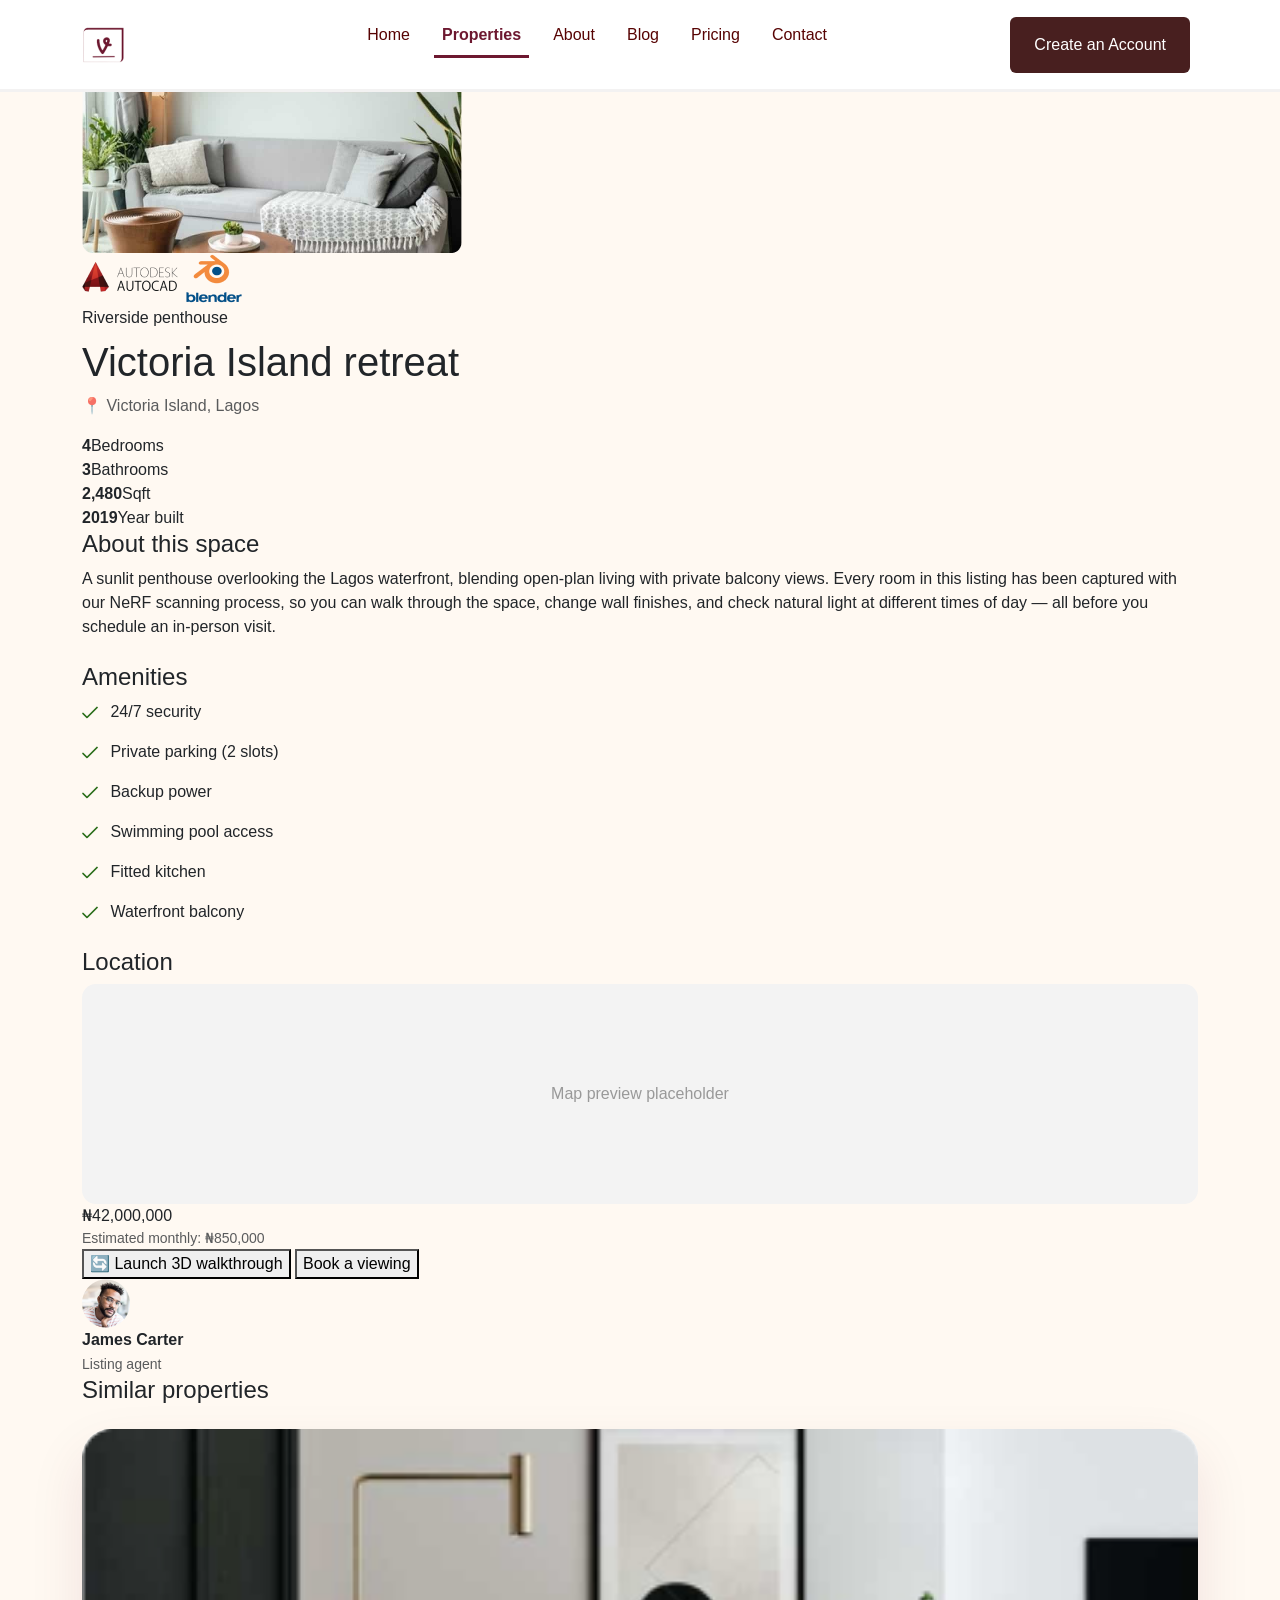
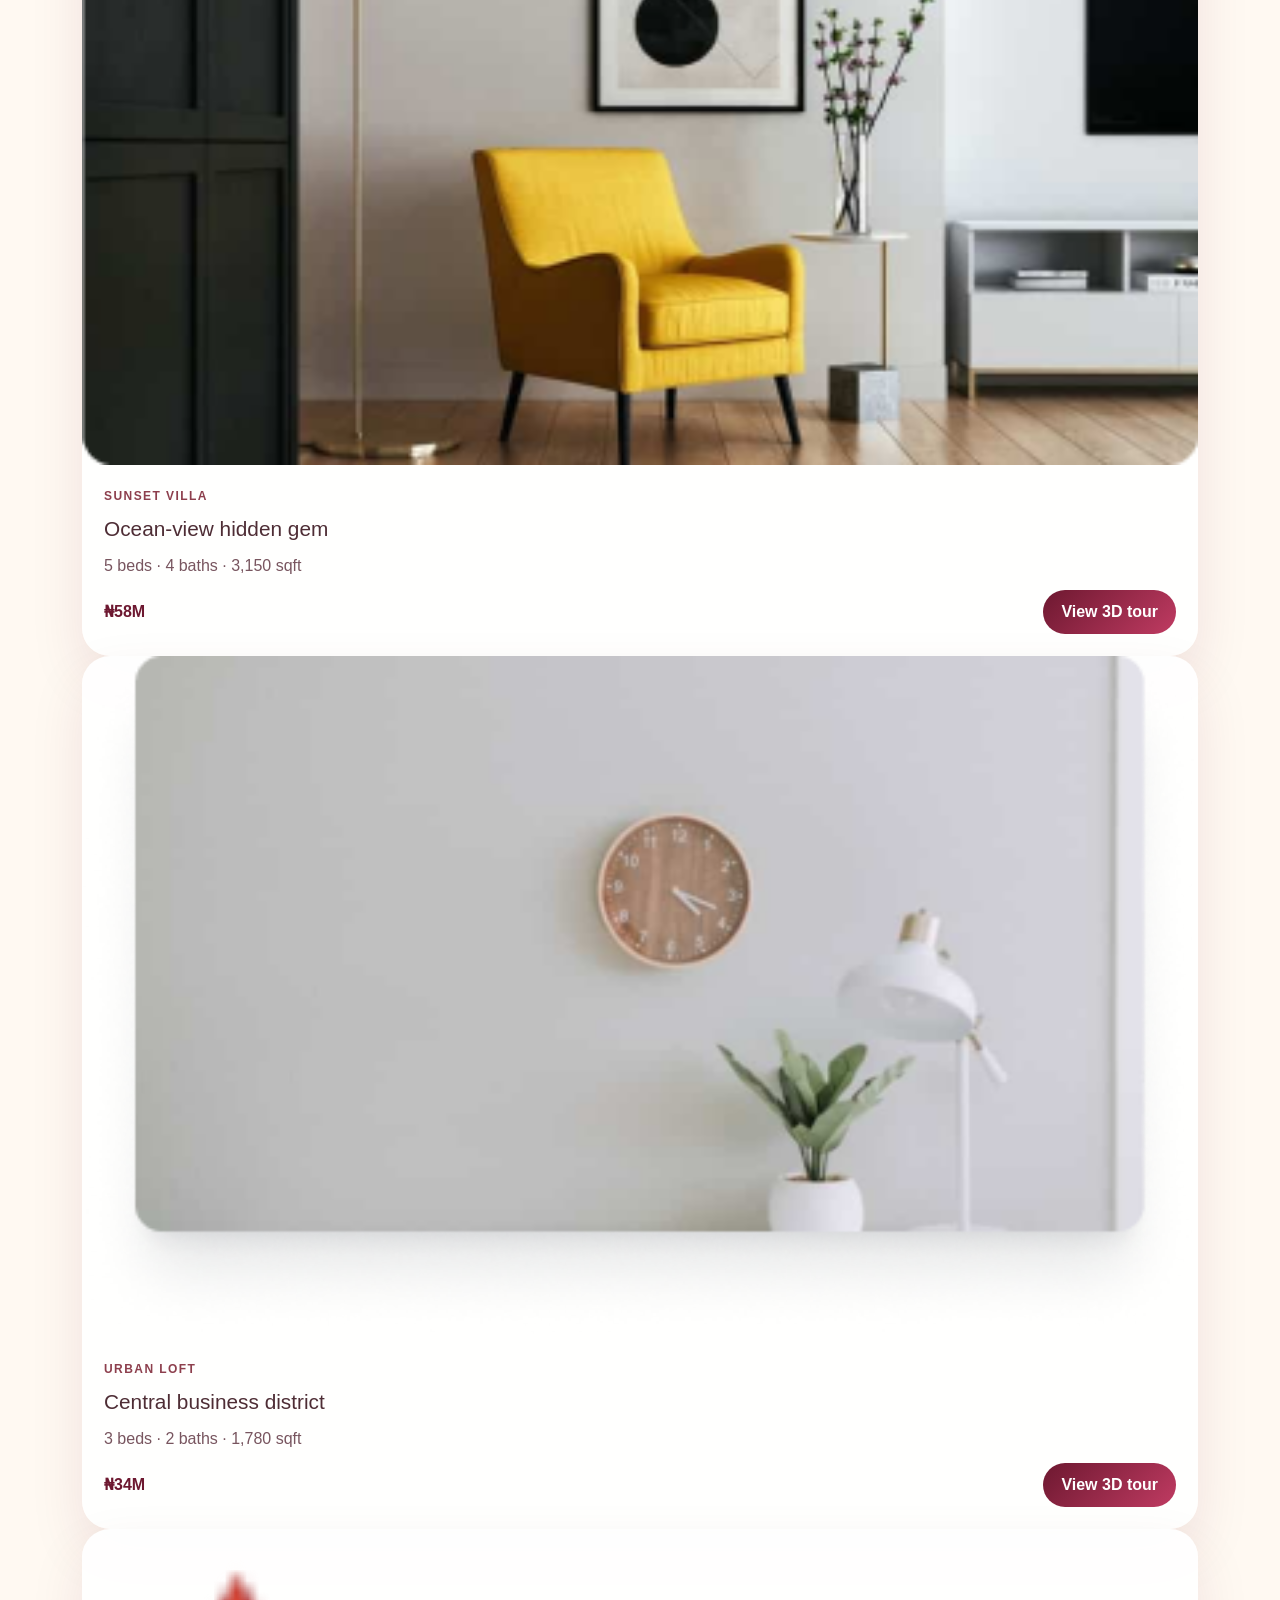
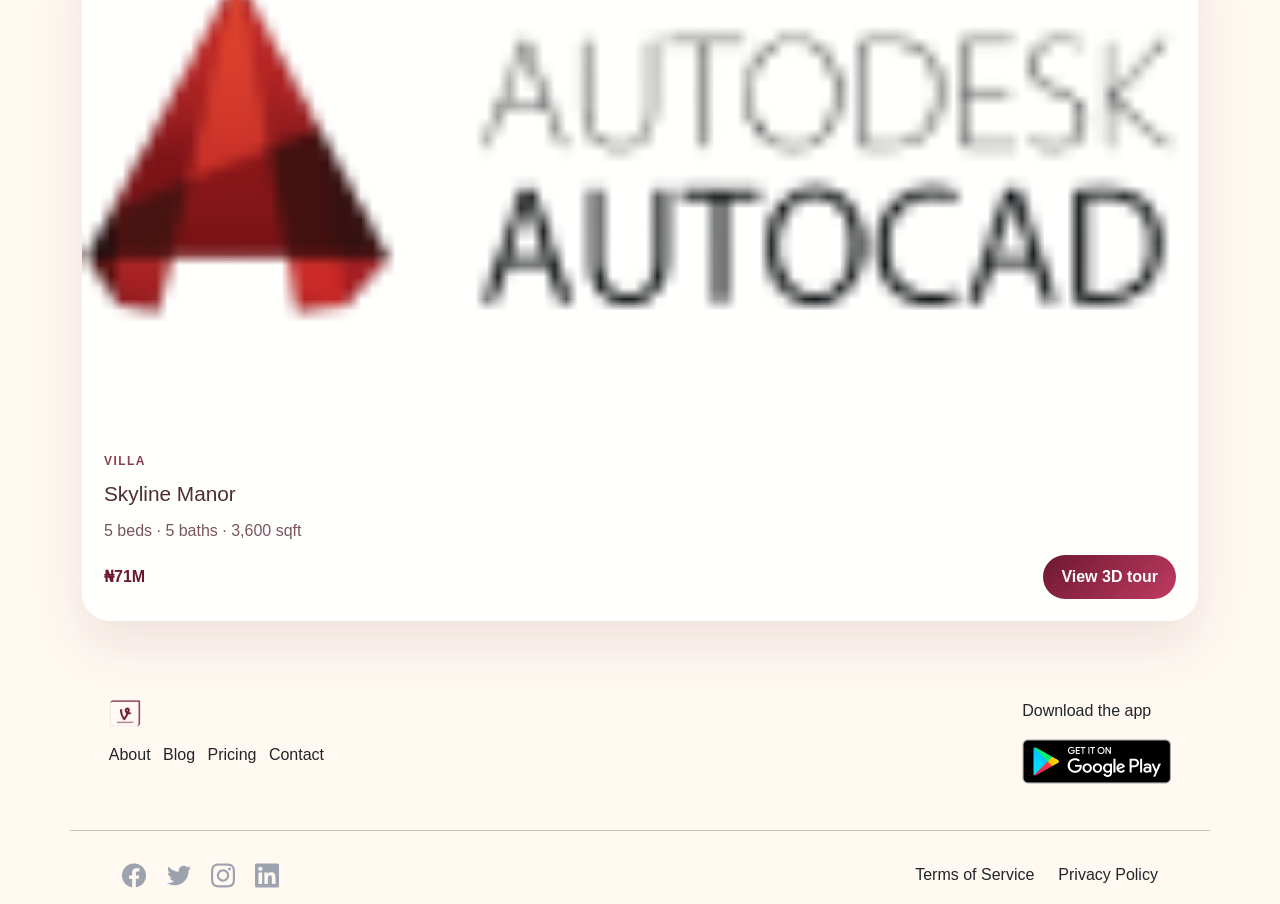
<file: property-detail.html>
<!DOCTYPE html>
<html lang="en">
<head>
    <meta charset="UTF-8">
    <meta name="viewport" content="width=device-width, initial-scale=1.0">
    <link rel="stylesheet" href="bootstrap-5.3.2-dist/css/bootstrap.css">
    <link rel="stylesheet" href="style.css">
    <title>Victoria Island Retreat | 3D Estate</title>
</head>
<body>

<!-- HEADER NAVBAR -->
<header class="">
        <nav class="header navbar navbar-expand-md fixed-top  text-dark ">
          <div class=" container ">
              <a class="navbar-brand"  href="index.html"  class="brandLogo"><img src="img/image 17logo.png" alt="" width="50%"></a>
              <button class="navbar-toggler" type="button" data-bs-toggle="collapse" data-bs-target="#navbarCollapse" aria-controls="navbarCollapse" aria-expanded="false" aria-label="Toggle navigation">
                <span class="navbar-toggler-icon"></span>
              </button>
              <div class="collapse navbar-collapse  mobileNav" id="navbarCollapse">
                <ul class="navbar-nav gap-3 mx-auto mb-3">
                  <li class="nav-item"><a class="nav-link link" href="index.html">Home</a></li>
                  <li class="nav-item"><a class="nav-link link active" style="color:#6D1830;" href="properties.html">Properties</a></li>
                  <li class="nav-item"><a class="nav-link link" href="about.html">About</a></li>
                  <li class="nav-item"><a class="nav-link link" href="blog.html">Blog</a></li>
                  <li class="nav-item"><a class="nav-link link" href="pricing.html">Pricing</a></li>
                  <li class="nav-item"><a class="nav-link link" href="contact.html">Contact</a></li>
                </ul>
                <a class="headerBtn2 py-3 px-4 rounded border-0 me-2 text-decoration-none"
                 href="createAccount.html" style="color:#fff;background-color:rgb(72,31,31);">Create an Account</a>
            </div>
                </div>
          </nav>
</header>

<!-- BREADCRUMB -->
<div class="container pdHero">
    <p class="small text-muted"><a href="properties.html" class="text-decoration-none text-muted">Properties</a> / Victoria Island retreat</p>
</div>

<!-- GALLERY -->
<div class="container">
    <div class="pdGallery">
        <img src="img/unsplash_OtXADkUh3-I.png" alt="Living room">
        <div class="pdSide">
            <img src="img/image 20.png" alt="Bedroom">
            <img src="img/image 22.png" alt="Kitchen">
        </div>
    </div>
</div>

<!-- MAIN CONTENT -->
<div class="container">
    <div class="pdWrap">
        <div class="pdMain">
            <span class="filterPill active" style="cursor:default;">Riverside penthouse</span>
            <h1 class="mt-2">Victoria Island retreat</h1>
            <p class="text-muted">📍 Victoria Island, Lagos</p>

            <div class="pdSpecs">
                <div><strong>4</strong><span>Bedrooms</span></div>
                <div><strong>3</strong><span>Bathrooms</span></div>
                <div><strong>2,480</strong><span>Sqft</span></div>
                <div><strong>2019</strong><span>Year built</span></div>
            </div>

            <h4>About this space</h4>
            <p>A sunlit penthouse overlooking the Lagos waterfront, blending open-plan living with private balcony
              views. Every room in this listing has been captured with our NeRF scanning process, so you can walk
              through the space, change wall finishes, and check natural light at different times of day — all before
              you schedule an in-person visit.</p>

            <h4 class="mt-4">Amenities</h4>
            <div class="pdAmenities">
                <p><img src="img/Iconmark.png" class="me-2" alt=""> 24/7 security</p>
                <p><img src="img/Iconmark.png" class="me-2" alt=""> Private parking (2 slots)</p>
                <p><img src="img/Iconmark.png" class="me-2" alt=""> Backup power</p>
                <p><img src="img/Iconmark.png" class="me-2" alt=""> Swimming pool access</p>
                <p><img src="img/Iconmark.png" class="me-2" alt=""> Fitted kitchen</p>
                <p><img src="img/Iconmark.png" class="me-2" alt=""> Waterfront balcony</p>
            </div>

            <h4 class="mt-4">Location</h4>
            <div style="background:#f3f3f3;border-radius:14px;height:220px;display:flex;align-items:center;justify-content:center;color:#999;">
                Map preview placeholder
            </div>
        </div>

        <!-- SIDEBAR -->
        <aside>
            <div class="pdSidebarCard">
                <div class="price">₦42,000,000</div>
                <p class="text-muted small mb-0">Estimated monthly: ₦850,000</p>
                <button class="pdTourBtn">🔄 Launch 3D walkthrough</button>
                <button class="pdBookBtn">Book a viewing</button>

                <div class="pdAgentRow">
                    <img src="img/Ellipse 1.png" alt="Agent">
                    <div>
                        <strong style="display:block;">James Carter</strong>
                        <small class="text-muted">Listing agent</small>
                    </div>
                </div>
            </div>
        </aside>
    </div>
</div>

<!-- SIMILAR PROPERTIES -->
<section class="container mb-5">
    <h4 class="mb-4">Similar properties</h4>
    <div class="propertiesGrid" style="margin-bottom:0;">
        <article class="property-card">
            <div class="property-image"><img src="img/unsplash__HqHX3LBN18.png" alt=""></div>
            <div class="property-body">
                <div class="property-label">Sunset villa</div>
                <h3>Ocean-view hidden gem</h3>
                <p>5 beds · 4 baths · 3,150 sqft</p>
                <div class="property-meta"><span>₦58M</span><a href="property-detail.html" class="btn property-btn text-decoration-none">View 3D tour</a></div>
            </div>
        </article>
        <article class="property-card">
            <div class="property-image"><img src="img/Image.png" alt=""></div>
            <div class="property-body">
                <div class="property-label">Urban loft</div>
                <h3>Central business district</h3>
                <p>3 beds · 2 baths · 1,780 sqft</p>
                <div class="property-meta"><span>₦34M</span><a href="property-detail.html" class="btn property-btn text-decoration-none">View 3D tour</a></div>
            </div>
        </article>
        <article class="property-card">
            <div class="property-image"><img src="img/image 20.png" alt=""></div>
            <div class="property-body">
                <div class="property-label">Villa</div>
                <h3>Skyline Manor</h3>
                <p>5 beds · 5 baths · 3,600 sqft</p>
                <div class="property-meta"><span>₦71M</span><a href="property-detail.html" class="btn property-btn text-decoration-none">View 3D tour</a></div>
            </div>
        </article>
    </div>
</section>

<!-- LINKS AND GOOGLE APP -->
<div class="linksAndGoogleApp">
    <div class="linkGroup">
      <img src="img/image 17logo.png" alt="" width="15%">
      <div class=" mt-3">
        <a href="about.html" class="text-decoration-none text-dark">About</a>
        <a href="blog.html" class="mx-2 text-decoration-none text-dark">Blog</a>
        <a href="pricing.html"class="text-decoration-none text-dark">Pricing</a>
        <a href="contact.html" class="ms-2 text-decoration-none text-dark">Contact</a>
      </div>
    </div>
    <div class="linksGroupGoogleApp">
        <p>Download the app</p>
        <img src="img/Frame 10.png" alt="">
    </div>
</div>

<hr class="container">

<footer class="p-3">
   <div class="footer footerGroup">
    <div class="footerImg">
      <img src="img/facebook.png" alt="">
      <img src="img/twitter.png" alt="" class="mx-3">
      <img src="img/instagram.png" alt="">
      <img src="img/linkedin.png" alt="" class="ms-3">
     </div>
      <div class="footerTxt d-flex gap-4 ">
        <a href="terms.html" class="text-dark text-decoration-none">Terms of Service</a>
        <a href="privacy.html" class="text-dark text-decoration-none">Privacy Policy</a>
      </div>
    </div>
</footer>
<script src="bootstrap-5.3.2-dist/js/bootstrap.bundle.js"></script>
</body>
</html>
</file>
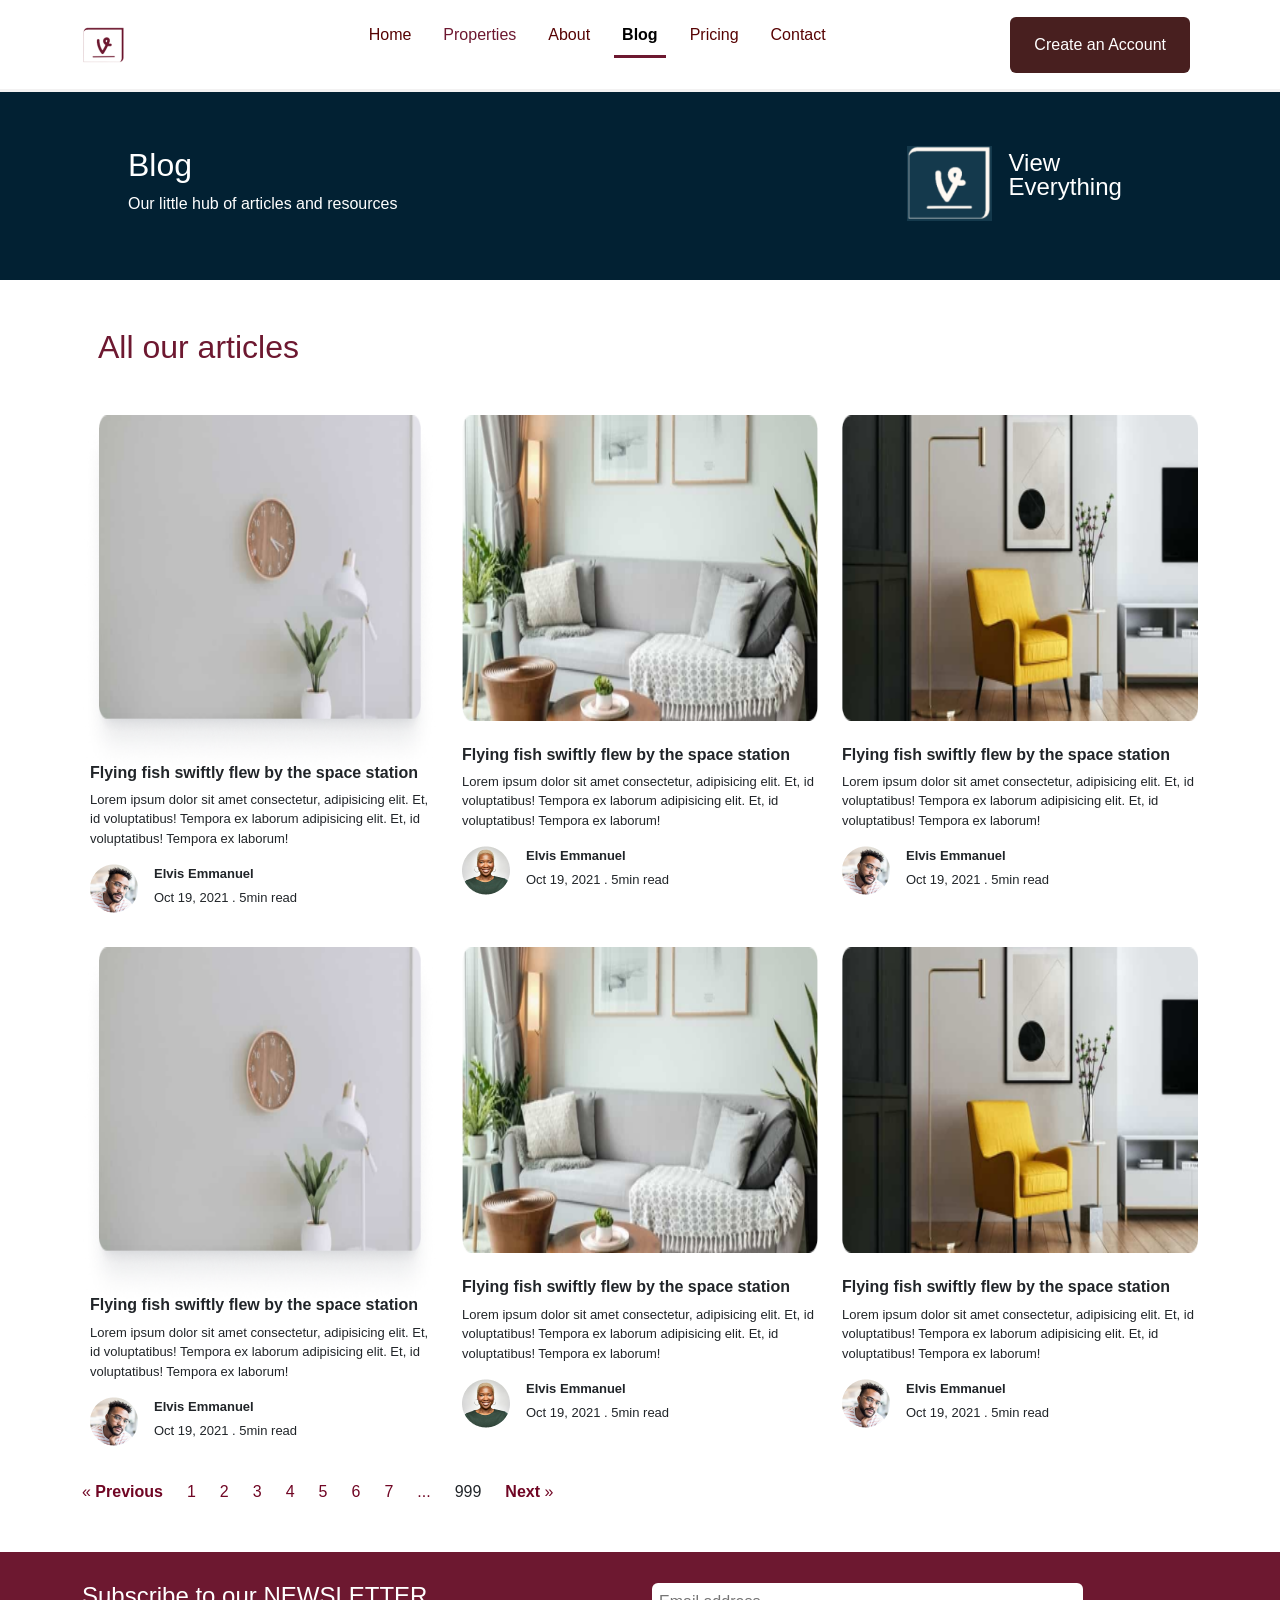
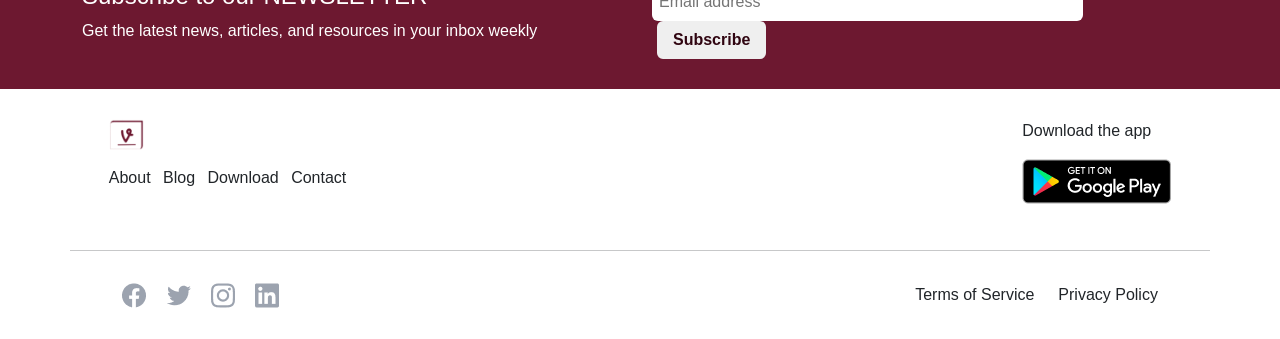
<file: readMore.html>
<!DOCTYPE html>
<html lang="en">
<head>
    <meta charset="UTF-8">
    <meta name="viewport" content="width=device-width, initial-scale=1.0">
    <link rel="stylesheet" href="bootstrap-5.3.2-dist/css/bootstrap.css">
    <link rel="stylesheet" href="style.css">
    <title>First Level Project</title>
</head>
<body class="blogBackground">

<!-- HEADER NAVBAR -->
<header class="">
        <nav class="header navbar navbar-expand-md fixed-top  text-dark ">
          <div class=" container ">
              <a class="navbar-brand"  href="index.html"  class="brandLogo"><img src="img/image 17logo.png" alt="" width="50%"></a>
              <button class="navbar-toggler" type="button" data-bs-toggle="collapse" data-bs-target="#navbarCollapse" aria-controls="navbarCollapse" aria-expanded="false" aria-label="Toggle navigation">
                <span class="navbar-toggler-icon"></span>
              </button>
              <div class="collapse navbar-collapse  mobileNav" id="navbarCollapse">
                <ul class="navbar-nav gap-3 mx-auto mb-3">
                  <li class="nav-item">
                    <a class="nav-link link" href="index.html">Home</a>
                  </li>
                  <li class="nav-item">
                    <a class="nav-link  link  " style="color: #6D1830;" href="properties.html">Properties</a>
                  </li>
                  <li class="nav-item">
                    <a class="nav-link  link" href="about.html">About</a>
                  </li>
                  <li class="nav-item">
                    <a class="nav-link  link active" href="blog.html">Blog</a>
                  </li>
                  <li class="nav-item">
                    <a class="nav-link  link" href="pricing.html">Pricing</a>
                  </li>
                  <li class="nav-item">
                    <a class="nav-link  link" href="contact.html">Contact</a>
                  </li>
                  </ul>
                <a class="headerBtn2 py-3 px-4  rounded border-0 me-2 text-decoration-none"
                 href="createAccount.html" style="color: #ffffff;background-color: rgb(72, 31, 31);">Create an Account</a>
            </div>
                </div>
          </nav>
</header>

<!-- BLOG-->
<section class=" aboutViewSection my-5">
    <div class="containerMe ">
      <div class="row py-5">
         <div class="aboutViewTxtCol col-sm-12 col-md-6 col-lg-6">
          <div class="aboutViewTxt">
            <h2>Blog</h2>
            <p>Our little hub of articles and resources</p>
          </div>
         </div>
         <div class="aboutViewLogoCol col-sm-12 col-md-6 col-lg-6 ">
          <div class="aboutViewLogo  align-items-center heroLogoImg" >
            <img src="img/image 37.png" alt="" width="35%">
            <p class="ms-3 fs-4 lh-1">View <br> Everything</p>
          </div>
         </div>
      </div>
    </div>
</section>

<!-- ARTICLES SHOWCASE -->
<section class="articleShowscase">
    <div class="container">
        <h2 class="my-5 ps-3" style="color: #6D1830;">All our articles</h2>
        <!-- ROW ONE -->
        <div class="row row1">
             <!-- FIRST COLUMN -->
             <div class="col-sm-12 col-md-4 col-lg-4 mb-4 ">
              <div class="">
                 <img src="img/Image.png" alt="" width="100%" style="height:40vh;" >
                 <div class="firstColTxt showcaseCol ps-2" style="margin-top: -12px;">
                 <h6 class="fw-bold">Flying fish swiftly flew by the space station</h6>
                 <p > Lorem ipsum dolor sit amet consectetur, adipisicing elit. Et, id voluptatibus! Tempora ex laborum adipisicing elit. Et, id voluptatibus! Tempora ex laborum!</p>
                 
                  <!-- CAPTION -->
                  <div class="d-flex mt-3">
                     <div class="me-3 ">
                       <img src="img/Ellipse 1.png" alt="" class="img-fluid"> 
                     </div>
                   <div class="" > 
                     <p class="fw-bold">Elvis Emmanuel</p>
                     <p  style="margin-top: -12px;">Oct 19, 2021 . 5min read </p>
                   </div>
                 </div>
             </div>
              </div>      
             </div>
 
             <!-- SECOND COLUMN -->
               <div class="col-sm-12 col-md-4 col-lg-4 mb-4 ">
                 <div class="">
                     <img src="img/unsplash_OtXADkUh3-I.png" alt="" width="100%" style="height: 34vh;">
                 
                     <div class="firstColTxt showcaseCol mt-4">
                     <h6 class="fw-bold">Flying fish swiftly flew by the space station</h6>
                     <p > Lorem ipsum dolor sit amet consectetur, adipisicing elit. Et, id voluptatibus! Tempora ex laborum adipisicing elit. Et, id voluptatibus! Tempora ex laborum!</p>
                     
                      <!-- CAPTION -->
                      <div class="d-flex mt-3">
                         <div class="me-3">
                           <img src="img/Ellipse 1 (1).png" alt="" class="img-fluid"> 
                         </div>
                       <div> 
                         <p class="fw-bold">Elvis Emmanuel</p>
                         <p  style="margin-top: -12px;">Oct 19, 2021 . 5min read </p>
                       </div>
                     </div>
                 </div>
                
             </div>      
             </div>
 
              <!-- THIRD COLUMN -->
              <div class="col-sm-12 col-md-4 col-lg-4 mb-4 ">
                 <img src="img/unsplash__HqHX3LBN18.png" alt="" width="100%" style="height: 34vh;">
                 
                 <div class="firstColTxt showcaseCol  mt-4">
                 <h6 class="fw-bold">Flying fish swiftly flew by the space station</h6>
                 <p > Lorem ipsum dolor sit amet consectetur, adipisicing elit. Et, id voluptatibus! Tempora ex laborum adipisicing elit. Et, id voluptatibus! Tempora ex laborum!</p>
                 
                  <!-- CAPTION -->
                  <div class="d-flex mt-3">
                     <div class="me-3">
                       <img src="img/Ellipse 1.png" alt="" class="img-fluid"> 
                     </div>
                   <div> 
                     <p class="fw-bold">Elvis Emmanuel</p>
                     <p  style="margin-top: -12px;">Oct 19, 2021 . 5min read </p>
                   </div>
                 </div>
             </div>      
             </div>
        </div>
        

        <!-- ROW TWO -->
        <div class="row row2">
          <!-- FIRST COLUMN -->
          <div class="col-sm-12 col-md-4 col-lg-4 mb-4 ">
           <div class="">
              <img src="img/Image.png" alt="" width="100%" style="height:40vh;" >
              <div class="firstColTxt showcaseCol ps-2" style="margin-top: -12px;">
              <h6 class="fw-bold">Flying fish swiftly flew by the space station</h6>
              <p > Lorem ipsum dolor sit amet consectetur, adipisicing elit. Et, id voluptatibus! Tempora ex laborum adipisicing elit. Et, id voluptatibus! Tempora ex laborum!</p>
              
               <!-- CAPTION -->
               <div class="d-flex mt-3">
                  <div class="me-3 ">
                    <img src="img/Ellipse 1.png" alt="" class="img-fluid"> 
                  </div>
                <div class="" > 
                  <p class="fw-bold">Elvis Emmanuel</p>
                  <p  style="margin-top: -12px;">Oct 19, 2021 . 5min read </p>
                </div>
              </div>
          </div>
           </div>      
          </div>

          <!-- SECOND COLUMN -->
            <div class="col-sm-12 col-md-4 col-lg-4 mb-4 ">
              <div class="">
                  <img src="img/unsplash_OtXADkUh3-I.png" alt="" width="100%" style="height: 34vh;">
              
                  <div class="firstColTxt showcaseCol mt-4">
                  <h6 class="fw-bold">Flying fish swiftly flew by the space station</h6>
                  <p > Lorem ipsum dolor sit amet consectetur, adipisicing elit. Et, id voluptatibus! Tempora ex laborum adipisicing elit. Et, id voluptatibus! Tempora ex laborum!</p>
                  
                   <!-- CAPTION -->
                   <div class="d-flex mt-3">
                      <div class="me-3">
                        <img src="img/Ellipse 1 (1).png" alt="" class="img-fluid"> 
                      </div>
                    <div> 
                      <p class="fw-bold">Elvis Emmanuel</p>
                      <p  style="margin-top: -12px;">Oct 19, 2021 . 5min read </p>
                    </div>
                  </div>
              </div>
             
          </div>      
          </div>

           <!-- THIRD COLUMN -->
           <div class="col-sm-12 col-md-4 col-lg-4 mb-4 ">
              <img src="img/unsplash__HqHX3LBN18.png" alt="" width="100%" style="height: 34vh;">
              
              <div class="firstColTxt showcaseCol  mt-4">
              <h6 class="fw-bold">Flying fish swiftly flew by the space station</h6>
              <p > Lorem ipsum dolor sit amet consectetur, adipisicing elit. Et, id voluptatibus! Tempora ex laborum adipisicing elit. Et, id voluptatibus! Tempora ex laborum!</p>
              
               <!-- CAPTION -->
               <div class="d-flex mt-3">
                  <div class="me-3">
                    <img src="img/Ellipse 1.png" alt="" class="img-fluid"> 
                  </div>
                <div> 
                  <p class="fw-bold">Elvis Emmanuel</p>
                  <p  style="margin-top: -12px;">Oct 19, 2021 . 5min read </p>
                </div>
              </div>
          </div>      
          </div>
     </div>
    </div>
</section>

<!-- PAGINATION BUTTONS-->
<section class="container mb-5">
  <div class="bd-example-snippet bd-code-snippet"><div class="bd-example ">
    <nav aria-label="Standard pagination example ">
      <ul class="pagination gap-2 gap-md-4">
        <li class="">
          <a class="text-decoration-none" href="blog.html" aria-label="Previous">
            <span aria-hidden="true"> &laquo; <b>Previous</b></span>
          </a>
        </li>
        <li class="page-item " ><a class="text-decoration-none" href="#" >1</a></li>
        <li class="page-item"><a class="text-decoration-none" href="#">2</a></li>
        <li class="page-item"><a class="text-decoration-none" href="#">3</a></li>
        <li class="page-item"><a class="text-decoration-none" href="#">4</a></li>
        <li class="page-item"><a class="text-decoration-none" href="#">5</a></li>
        <li class="page-item"><a class="text-decoration-none" href="#">6</a></li>
        <li class="page-item"><a class="text-decoration-none" href="#">7</a></li>
        <li class="page-item"><a class="text-decoration-none" href="#">...</a></li>
        <li class="page-item"><a class="text-decoration-none text-dark" href="#">999</a></li>
        <li class="page-item">
          <a class="text-decoration-none" href="readMore.html" aria-label="Next">
            <span aria-hidden="true"><b>Next</b> &raquo;</span>
          </a>
        </li>
      </ul>
    </nav>
    </div>
  </div>

</section>

<!-- NEWSLETTER -->
<section class="newsLetter">
    <div class="container">
      <div class="row justify-content-between align-items-center newsLetterRow">
        <div class=" col-sm-12 col-md-6 col-lg-6">
          <h4>Subscribe to our NEWSLETTER</h4>
          <p>Get the latest news, articles, and resources in your
            inbox weekly
          </p>
        </div>
    
        <div class=" col-sm-12 col-md-6 col-lg-6 aliit">
           <div class="inputForm ">
            <input type="text" name="" placeholder="Email address" id="" class="rounded border-0 ">
            <button class="newsLetterBtn px-3 rounded border-0">Subscribe</button>
           </div>
      </div>
      </div>
  
    </div>
</section>
<!-- LINKS AND GOOGLE APP -->
<div class="linksAndGoogleApp">
      <div class="linkGroup">
        <img src="img/image 17logo.png" alt="" width="15%">
        <div class=" mt-3">
          <a href="about.html" class="text-decoration-none text-dark">About</a>
          <a href="blog.html" class="mx-2 text-decoration-none text-dark">Blog</a>
          <a href="download.html"class="text-decoration-none text-dark">Download</a>
          <a href="contact.html" class="ms-2 text-decoration-none text-dark">Contact</a>
        </div>
      </div>
  
      <div class="linksGroupGoogleApp">
          <p>Download the app</p>
          <img src="img/Frame 10.png" alt="">
      </div>
  
</div>
  
  <hr class="container">
  
<!-- FOOTER SECTION -->
<footer class="p-3 ">
     <div class="footer footerGroup">
      <div class="footerImg">
        <img src="img/facebook.png" alt="">
        <img src="img/twitter.png" alt="" class="mx-3">
        <img src="img/instagram.png" alt="">
        <img src="img/linkedin.png" alt="" class="ms-3">
       </div>
  
     
        <div class="footerTxt d-flex gap-4 ">
          <p>Terms of Service</p>
          <p>Privacy Policy</p>
        </div>
      </div>
</footer>
  <script src="bootstrap-5.3.2-dist/js/bootstrap.bundle.js"></script>
  </body>
  </html>
</file>
<file: style.css>
/* BODY */
body{
  margin: 0;
  padding: 0;
  background: #FFF9F2;
  min-height: 100vh;
  overflow-x: hidden;
  font-family: 'Segoe UI', Tahoma, Geneva, Verdana, sans-serif;
}


/* HEADER */
.header{
   background: rgb(255, 255, 255);
   border-bottom: 3px solid rgb(243, 242, 242);      
   
   
}
.navbar{
    padding: 15px 20px;
}
.link{
    color: rgb(87, 3, 3);
    font-weight: 400;
    transition: .2s ease;

}
.mobileNav .nav-link:hover{
    color: #6D1830;
   border-bottom: 3px solid  #6D1830;
 
   
}
.navbar .active{
    font-weight: bold;
    border-bottom: 3px solid  #6D1830;
    width:100%; 
    color: #6D1830;
}
.headerBtn{
    background: #6D1830;
    color: white;
    font-size: 12px;
    transition: .5s ease;
}
.headerBtn:hover{
    background: #300511;
}


/* HERO SECTION */
.hero{
    margin-top: 150px;
    
}
.heroTxt{
    margin-top: 60px;
    transition: 3s ease;
}
.herobtn{
    display: flex;
}
.heroDownloadBtn{
    background: #6D1830;
    color: white;
    font-size: 13px;
    padding: 15px 20px;
    transition: .5s ease;
}
.heroDownloadBtn:hover{
    background: #29020d;
}
.partnersLogo{
    background: #FFFFFF;
}
.partnersLogo img{
    border-bottom: 1px solid rgb(236, 236, 236);
}


/* EXPERIENCE THE POWER OF 3D */
.phonepixTxt{
    margin-top: 100px;
    transition: 3s ease;
    
}
.phonepixTxtP p{
    font-size: 12px;
}

/* INTRODUCTION TO NERF */
.introToNerf{
    margin-top: 200px;
    background: rgb(2, 33, 51);
    height:300px;
    padding: 35px 20px 20px 20px;
    transition: 2s ease;
}

.introToNerf img{
    margin-top: -170px;
}
.extendedPhone{
    width: 80%;
    margin: 0 auto;
}
.introToNerfBtn,.redefineSpacefBtn{
    background: #fff;
    transition: .5s ease;
}
.introToNerfBtn:hover{
    background: #d4bbc6;
    cursor: pointer;
}
.crossPhoneMobile{
    display: none;
}

/* HORIZONTAL RULE  */
.horizontalRule{
    margin-top: 180px;
}

/* BEST FEATURE */
.bestFeature .list{
    margin-top: 30px;
}
.bestFeature .list p{
    margin-top: -10px;
}
.bestFeatureContain{
    padding-right: 20px;
    padding-bottom: 10px;
    border-radius: 10px;
    border-top: 3px solid #6D1830;
    border-right: 3px solid #6D1830;
}

/* INTERACTIVE AND  SEAMLESS INTEGRATION */
.interSeamless{
    width: 93%;
    margin: 0 auto;
}
.interactive,.seamlessIntegration,.topNotch{
    background: white;
    border-radius: 10px;
    border-top: 3px solid #6D1830;
    border-right: 3px solid #6D1830;
}

/* TOP NOTCH SECTION */
.topNotchTxt{
    margin-top:  30px;
}

/* REDEFINE */
.redefine{
    background:#143548 ;
    color: white;  
}
.redefine button:hover{
    background: #d4bbc6;
    cursor: pointer;
}
.redefineTxt{
    padding: 20px;
    margin-top: 120px;
    margin-right: 100px;
}

/* EASY AND SIMPLE */
.easyAndSimple{
    margin-top:100px;
}

/* NEWSLETTER SECTION */
.newsLetter{
    background:#6D1830;
    color: white;
    padding: 30px;
}

.inputForm  input{
    width:79%;
    padding: 7px;
    outline: none;
}
.inputForm button{
    padding: 7px;
    color: #300511;
    font-weight: bold;
    margin-left: 5px;
}
.linksAndGoogleApp{
    padding: 30px 0;
    width: 83%;
    margin: 0 auto;
    display: flex;
    justify-content: space-between;
}

/* FOOTER SECTION */
.footer{
    width: 83%;
    margin: 0 auto;
    display: flex;
    justify-content: space-between;
    bottom: 0;
}



/* CREATE ACCOUNT PAGE */
body.account-page {
    background: linear-gradient(135deg, #fff9f2 0%, #f8e8db 100%);
    min-height: 100vh;
    display: flex;
    align-items: center;
    justify-content: center;
    padding: 40px 20px;
    overflow-x: hidden;
    position: relative;
}

.account-shell {
    width: 100%;
    max-width: 1100px;
    padding: 0 12px;
}

.account-card {
    background: rgba(255, 255, 255, 0.98);
    border-radius: 30px;
    box-shadow: 0 28px 90px rgba(109, 24, 48, 0.18);
    overflow: hidden;
    display: grid;
    grid-template-columns: 1.05fr 0.95fr;
    position: relative;
    animation: floatIn 0.9s ease backwards;
}

.account-card::before {
    content: "";
    position: absolute;
    inset: 0;
    background: radial-gradient(circle at top left, rgba(255, 255, 255, 0.42), transparent 28%),
                radial-gradient(circle at bottom right, rgba(255, 229, 211, 0.5), transparent 24%);
    pointer-events: none;
}

.account-shape {
    position: absolute;
    border-radius: 50%;
    filter: blur(30px);
    opacity: 0.68;
    pointer-events: none;
}

.account-shape--top {
    width: 180px;
    height: 180px;
    top: -50px;
    right: -60px;
    background: rgba(255, 181, 144, 0.32);
    animation: driftRight 12s ease-in-out infinite;
}

.account-shape--bottom {
    width: 220px;
    height: 220px;
    bottom: -70px;
    left: -70px;
    background: rgba(109, 24, 48, 0.18);
    animation: driftLeft 14s ease-in-out infinite;
}

.account-intro {
    background: linear-gradient(135deg, #6D1830 0%, #9a2d48 100%);
    color: #ffffff;
    padding: 48px;
    display: flex;
    flex-direction: column;
    justify-content: center;
}

.eyebrow {
    display: inline-block;
    width: fit-content;
    background: rgba(255,255,255,0.16);
    padding: 7px 12px;
    border-radius: 999px;
    font-size: 12px;
    letter-spacing: 0.12em;
    text-transform: uppercase;
    margin-bottom: 16px;
}

.account-intro h1 {
    font-size: clamp(1.8rem, 2.3vw, 2.6rem);
    font-weight: 700;
    line-height: 1.2;
    margin-bottom: 16px;
}

.account-intro p {
    font-size: 1rem;
    line-height: 1.7;
    color: rgba(255,255,255,0.9);
}

.account-benefits {
    margin-top: 22px;
    display: grid;
    gap: 10px;
}

.benefit-item {
    background: rgba(255,255,255,0.14);
    padding: 10px 14px;
    border-radius: 10px;
    font-size: 0.95rem;
}

.account-form-panel {
    padding: 42px;
    background: #fff;
    position: relative;
    z-index: 1;
    animation: slideInRight 0.9s ease backwards;
}

.social-buttons {
    display: grid;
    gap: 12px;
}

.social-btn {
    border: 1px solid #e8d8dc;
    background: #fff;
    color: #3f2530;
    border-radius: 999px;
    padding: 12px 16px;
    font-weight: 600;
    transition: 0.3s ease;
    display: flex;
    align-items: center;
    justify-content: center;
    gap: 10px;
}

.social-icon {
    display: inline-flex;
    align-items: center;
    justify-content: center;
    width: 24px;
    height: 24px;
    border-radius: 50%;
    background: #f5ecef;
    font-size: 0.9rem;
    font-weight: 700;
}

.social-btn:hover {
    transform: translateY(-2px);
    box-shadow: 0 8px 18px rgba(109, 24, 48, 0.12);
}

.google-btn:hover {
    border-color: #db4437;
    color: #db4437;
}

.github-btn:hover {
    border-color: #333333;
    color: #333333;
}

.divider {
    display: flex;
    align-items: center;
    margin: 20px 0 14px;
    color: #8b6f78;
    font-size: 0.9rem;
}

.divider::before,
.divider::after {
    content: "";
    flex: 1;
    border-bottom: 1px solid #efe2e6;
}

.divider::before {
    margin-right: 12px;
}

.divider::after {
    margin-left: 12px;
}

.signup-form .form-label {
    font-weight: 600;
    color: #4f2c37;
}

.signup-form .form-control {
    border: 1px solid #ead8de;
    border-radius: 12px;
    padding: 10px 12px;
}

.signup-form .form-control:focus {
    border-color: #6D1830;
    box-shadow: 0 0 0 0.2rem rgba(109, 24, 48, 0.12);
}

.account-submit-btn {
    background: #6D1830;
    color: #fff;
    border-radius: 999px;
    padding: 12px 16px;
    width: 100%;
    font-weight: 600;
    transition: 0.3s ease;
}

.account-submit-btn:hover {
    background: #4e101f;
    color: #fff;
}

.signin-link {
    text-align: center;
    color: #7b5f67;
}

.signin-link a {
    color: #6D1830;
    font-weight: 700;
    text-decoration: none;
}

.account-intro {
    animation: slideInLeft 0.9s ease backwards;
}

.benefit-item {
    background: rgba(255,255,255,0.14);
    padding: 10px 14px;
    border-radius: 10px;
    font-size: 0.95rem;
    animation: pulseGlow 6s ease-in-out infinite;
}

.social-btn {
    transition: transform 0.25s ease, box-shadow 0.25s ease, border-color 0.25s ease, color 0.25s ease;
}

.social-btn:hover {
    transform: translateY(-2px) scale(1.01);
}

.account-submit-btn {
    background: linear-gradient(135deg, #6D1830 0%, #8B2D46 100%);
    box-shadow: 0 14px 30px rgba(109, 24, 48, 0.18);
}

.account-submit-btn:hover {
    transform: translateY(-1px);
}

@media (max-width: 991px) {
    .account-card {
        grid-template-columns: 1fr;
    }

    .account-intro,
    .account-form-panel {
        padding: 36px 28px;
    }

    .account-intro {
        border-bottom-left-radius: 0;
        border-bottom-right-radius: 0;
    }

    .account-form-panel {
        border-top-left-radius: 0;
        border-top-right-radius: 0;
    }

    .account-shape--top {
        width: 140px;
        height: 140px;
        top: -40px;
        right: -30px;
    }

    .account-shape--bottom {
        width: 180px;
        height: 180px;
        bottom: -40px;
        left: -40px;
    }
}

@media (max-width: 767px) {
    .account-shell {
        padding: 0 10px;
    }

    .account-card {
        border-radius: 28px;
    }

    .account-intro {
        padding: 30px 22px 24px;
        text-align: center;
    }

    .account-intro h1 {
        font-size: 2rem;
    }

    .account-intro p,
    .benefit-item {
        font-size: 0.95rem;
    }

    .account-benefits {
        gap: 8px;
    }

    .social-buttons {
        gap: 14px;
    }

    .social-btn {
        padding: 14px 16px;
        font-size: 0.95rem;
    }

    .divider {
        font-size: 0.85rem;
    }

    .signup-form .form-control {
        font-size: 0.95rem;
    }

    .account-submit-btn {
        padding: 14px 18px;
        font-size: 1rem;
    }

    .signin-link {
        font-size: 0.95rem;
    }

    .form-check-label {
        font-size: 0.95rem;
    }
}

@keyframes floatIn {
    from { opacity: 0; transform: translateY(30px) scale(0.98); }
    to { opacity: 1; transform: translateY(0) scale(1); }
}

@keyframes slideInLeft {
    from { opacity: 0; transform: translateX(-30px); }
    to { opacity: 1; transform: translateX(0); }
}

@keyframes slideInRight {
    from { opacity: 0; transform: translateX(30px); }
    to { opacity: 1; transform: translateX(0); }
}

@keyframes pulseGlow {
    0%, 100% { box-shadow: inset 0 0 0 0 rgba(255,255,255,0); }
    50% { box-shadow: inset 0 0 15px rgba(255,255,255,0.16); }
}

@keyframes driftRight {
    0%, 100% { transform: translateX(0) translateY(0); }
    50% { transform: translateX(26px) translateY(14px); }
}

@keyframes driftLeft {
    0%, 100% { transform: translateX(0) translateY(0); }
    50% { transform: translateX(-24px) translateY(-18px); }
}

/*MEDIA QUERY  */

/* ///////////  MEDIA QUERY FOR HOME PAGE   //////////////// */
@media (min-width:979px){
    .bestFeatureTxt{
        width: 60%;
    }
    .bestFeature .img-thumbnail {
        width: 50% ;
    }
    .topNotchTxt{
        margin-top: 100px;
    }
    .topNotchTxt p{
        width: 60%;
    }
    
}

@media (max-width:979px){
    .hero{
        margin-top: 100px;
    }
    .heroTxt{
        margin-top: -10px;
    }
    .heroImg{
        margin-top: 30px;
    }
    .phonepixTxt{
        margin-top: 0px;
    }
    .bestFeature .img-thumbnail {
        width: 50% ;
    }
    .redefineTxt{
        padding: 20px;
        margin-top: 80px;
        margin-right: 100px;
    }
    .inputForm button{
        margin-top:10px;
    }
   }

@media(max-width:990px){
    
    .introToNerf img{
        margin-top: -85px;
    }
    .extendedPhoneTxt{
        margin-top: -40px;
    }
}

@media(max-width:767px){

    .header{
        background: rgb(255, 255, 255);
        border-bottom: 3px solid rgb(243, 242, 242);      
     }
     .mobileNav .nav-link:hover{
             width: 17%; 
    }
    .navbar .active{
        font-weight: bold;
        color: #6D1830;
        border-bottom: 3px solid  #6D1830;
        width:17%; 
    }
     .heroTxt{
       padding-top: 50px;
     }
    .introToNerf{
        margin-top: 60px;
        height: 740px;
        padding: 0;
        overflow-y: hidden;
    } 
    .introToNerf img{
        margin-top: 50px;
    }
    .extendedPhoneTxt{
        margin-top:20px;
    }
 
    /* .crossPhoneMobile{
        background: url(img/Yesphone5.png);
        background-size: cover;
        margin-top: 121px;
        height: 70vh;
        display: block;
        background-repeat: no-repeat;
    } */
    .seamlessIntegration{
        margin-top: 30px;
    }
    .redefineTxt{
        padding: 20px;
        width: 60%;
        margin-top: 100px;
        margin-left: auto;
        margin-right: auto;
        text-align: center;
        margin-bottom: 60px;
   
    }
    .easyTxt{
        margin-top: 40px;
    }
    .navbar{
       padding-bottom: 30px;
        }
    .headerBtn{
       display: none;
    }
    .brandLogo{
        display: none;
    }
 
 
}

@media (max-width:765px){
    .hero{
        margin-top: 30px;
    }
    .heroTxt{
        margin-top: 60px;
    }
    .herobtn{
        display: block;
    }
    .extendedPhoneTxt{
        margin-top:50px;
    }
    /* .crossPhoneMobile{
        background-size: cover;
        margin-top: 100px;
        height: 68vh;
        display: block;
        background-repeat: no-repeat;
    } */
     .redefineTxt{
        padding: 20px;
        width: 50%;
        margin-top: 70px;
        margin-left: auto;
        margin-right: auto;
        text-align: center;
        margin-bottom: 50px;
    } 
 }

@media(max-width:575px) {
    .heroTxt{
        text-align: center;
    }
    .bestFeature .img-thumbnail {
        width: 50% ;
    }
    .extendedPhoneTxt{
        margin-top:50px;
    }
    .horizontalRule{
        display: none; 
    }
    .redefineTxt{
        padding: 20px;
        width: 60%;
        margin-top: 100px;
        margin-left: auto;
        margin-right: auto;
        text-align: center;
    }
    .inputForm button{
        margin-left: 0px;
    }
    .footer{
        display: block;
        height: 200px;
    }
    .footer p{
        font-size: 14px;
    }
    .footerGroup{
        margin-top: 50px;
    }
    .footerTxt{
        margin-top: 30px;
    }
    .linksAndGoogleApp{
        display: block;
    }
    .linksGroupGoogleApp{
        margin-top: 30px;
    }
      .amaraTxt{
        margin-left: 0px;
      }
      .crossPhoneAll{
        margin-top: 100px;
    }
   }

@media(width:375px) {
    /* .crossPhoneMobile{
        background: url(img/Yesphone5.png);
        background-size: cover;
        margin-top: 100px;
        height: 46.5vh;
        display: block;
        background-repeat: no-repeat;
        overflow-y: hidden;
    } */
    .topNotch{
        margin-top: -40px;
    }
    .redefineTxt{
        padding: 20px;
        width: 80%;
        margin-top: 100px;
        margin-left: auto;
        margin-right: auto;
        text-align: center;
        margin-bottom: 60px;
    }
 
  
}









/* //////////////////////////////////////////////////  DASHBOARD PAGE   ////////////////////////////////////////////////// */
.dashboard-page {
    min-height: 100vh;
    background: radial-gradient(circle at top left, rgba(255, 217, 188, 0.16), transparent 28%),
                radial-gradient(circle at bottom right, rgba(109, 24, 48, 0.12), transparent 28%),
                linear-gradient(180deg, #fdf4ee 0%, #f8e1d4 100%);
    overflow-x: hidden;
    padding: 30px 24px;
    position: relative;
}

@media (max-width: 1100px) {
    .dashboard-hero {
        grid-template-columns: 1fr;
        text-align: center;
    }

    .dashboard-nav {
        flex-wrap: wrap;
        justify-content: space-between;
    }

    .nav-toggle {
        display: inline-flex;
    }

    .dashboard-nav:not(.nav-open) .nav-links {
        display: none;
    }

    .nav-links {
        width: 100%;
        display: flex;
        flex-direction: column;
        align-items: center;
        justify-content: center;
        gap: 12px;
        margin: 12px 0;
        padding: 14px 16px;
        background: rgba(255,255,255,0.96);
        border-radius: 22px;
        box-shadow: 0 18px 36px rgba(109,24,48,0.08);
    }

    .nav-actions {
        width: 100%;
        justify-content: center;
        gap: 12px;
    }

    .nav-links a {
        width: 100%;
        text-align: center;
        padding: 12px 0;
        border-radius: 14px;
    }

    .gallery-grid {
        grid-template-columns: 1fr;
    }

    .dashboard-hero__profile {
        justify-items: center;
    }

    .dashboard-grid {
        grid-template-columns: 1fr;
    }

    .stat-card,
    .preview-card,
    .activity-card,
    .favorites-card {
        grid-column: span 12;
    }
}

.nav-actions {
    display: flex;
    align-items: center;
    gap: 16px;
}

.icon-btn {
    width: 42px;
    height: 42px;
    border-radius: 14px;
    border: 1px solid rgba(109,24,48,0.12);
    background: rgba(255,255,255,0.9);
    color: #6d1830;
    font-size: 1rem;
    display: grid;
    place-items: center;
    cursor: pointer;
    transition: transform 0.2s ease, box-shadow 0.2s ease;
}

.icon-btn:hover {
    transform: translateY(-2px);
    box-shadow: 0 14px 24px rgba(109,24,48,0.12);
}

.nav-profile {
    display: flex;
    gap: 12px;
    align-items: center;
    padding: 10px 14px;
    border-radius: 18px;
    background: rgba(255,255,255,0.92);
    border: 1px solid rgba(109,24,48,0.1);
}

.nav-profile img {
    width: 44px;
    height: 44px;
    border-radius: 16px;
    object-fit: cover;
}

.nav-profile span {
    display: block;
    font-size: 0.8rem;
    color: #8d5d69;
}

.nav-profile strong {
    display: block;
    font-size: 0.95rem;
    color: #5d3b44;
}

.dashboard-shell {
    max-width: 1320px;
    margin: 0 auto;
    display: grid;
    gap: 24px;
    position: relative;
    z-index: 1;
}

.dashboard-hero {
    display: grid;
    grid-template-columns: 1.5fr 0.9fr;
    gap: 24px;
    align-items: center;
    padding: 36px;
    border-radius: 32px;
    background: rgba(255, 255, 255, 0.82);
    box-shadow: 0 32px 90px rgba(109, 24, 48, 0.1);
    position: relative;
    overflow: hidden;
    backdrop-filter: blur(12px);
    animation: dashboardFadeIn 0.9s ease backwards;
}

.dashboard-hero__pulse {
    position: absolute;
    width: 340px;
    height: 340px;
    background: rgba(255, 209, 189, 0.2);
    border-radius: 50%;
    top: -140px;
    right: -180px;
    filter: blur(40px);
    animation: pulseHalo 10s ease-in-out infinite;
}

.dashboard-hero__info {
    position: relative;
    z-index: 1;
}

.dashboard-hero__profile {
    position: relative;
    z-index: 1;
    display: grid;
    gap: 18px;
    justify-items: end;
}

.profile-badge {
    padding: 12px 18px;
    border-radius: 999px;
    background: rgba(255, 255, 255, 0.85);
    color: #6D1830;
    font-weight: 700;
    letter-spacing: 0.08em;
    text-transform: uppercase;
    box-shadow: inset 0 0 0 1px rgba(255, 255, 255, 0.55);
}

.profile-chip {
    display: flex;
    gap: 16px;
    align-items: center;
    padding: 22px 24px;
    border-radius: 28px;
    background: linear-gradient(135deg, #fff3ec, #f9e3d8);
    box-shadow: 0 18px 38px rgba(109, 24, 48, 0.1);
    animation: floatCard 8s ease-in-out infinite;
}

.profile-chip .avatar {
    width: 58px;
    height: 58px;
    display: grid;
    place-items: center;
    border-radius: 18px;
    background: #6d1830;
    color: #fff;
    font-size: 1.5rem;
}

.dashboard-hero .eyebrow {
    display: inline-flex;
    margin-bottom: 14px;
    color: #6D1830;
    text-transform: uppercase;
    letter-spacing: 0.18em;
    font-size: 0.8rem;
}

.dashboard-hero h1 {
    font-size: clamp(2.6rem, 3.5vw, 4rem);
    line-height: 1.05;
    margin-bottom: 16px;
}

.dashboard-hero p {
    max-width: 620px;
    font-size: 1rem;
    color: #5e3c45;
}

.dashboard-grid {
    display: grid;
    grid-template-columns: repeat(12, minmax(0, 1fr));
    gap: 24px;
}

.dashboard-card {
    background: rgba(255,255,255,0.9);
    border-radius: 28px;
    padding: 28px;
    box-shadow: 0 20px 50px rgba(109, 24, 48, 0.08);
    backdrop-filter: blur(8px);
    position: relative;
    overflow: hidden;
}

.dashboard-card::before {
    content: '';
    position: absolute;
    inset: 0;
    background: linear-gradient(135deg, rgba(255,255,255,0.12), transparent 32%);
    pointer-events: none;
}

.card-topline {
    display: inline-flex;
    margin-bottom: 16px;
    color: #a45d68;
    font-weight: 700;
    text-transform: uppercase;
    letter-spacing: 0.12em;
    font-size: 0.75rem;
}

.stat-card {
    grid-column: span 7;
}

.preview-card {
    grid-column: span 5;
}

.activity-card {
    grid-column: span 5;
}

.favorites-card {
    grid-column: span 7;
}

.stat-card__header,
.card-topline {
    position: relative;
    z-index: 1;
}

.status-dot {
    width: 12px;
    height: 12px;
    border-radius: 50%;
    background: #6D1830;
    box-shadow: 0 0 0 0 rgba(109, 24, 48, 0.2);
    animation: pulseDot 2s infinite ease-in-out;
    margin-left: 10px;
}

.stat-grid {
    display: grid;
    grid-template-columns: repeat(4, minmax(0, 1fr));
    gap: 16px;
    margin-top: 20px;
}

.stat-item {
    padding: 22px;
    border-radius: 24px;
    background: linear-gradient(180deg, #fff 0%, #ffece7 100%);
    border: 1px solid rgba(255,255,255,0.7);
    text-align: left;
    position: relative;
    overflow: hidden;
    min-height: 120px;
}

.stat-item strong {
    display: block;
    font-size: 2rem;
    margin-bottom: 8px;
    color: #6D1830;
}

.stat-item span {
    color: #7f5b66;
}

.preview-card h2 {
    font-size: 1.9rem;
    margin: 0 0 12px;
    position: relative;
    z-index: 1;
}

.preview-card p {
    color: #6d4b55;
    margin-bottom: 18px;
    line-height: 1.7;
}

.property-flags {
    display: flex;
    flex-wrap: wrap;
    gap: 10px;
    margin-bottom: 24px;
    position: relative;
    z-index: 1;
}

.property-flags span {
    background: rgba(109, 24, 48, 0.08);
    color: #6d1830;
    padding: 10px 14px;
    border-radius: 999px;
    font-size: 0.9rem;
}

.preview-actions {
    display: flex;
    flex-wrap: wrap;
    gap: 14px;
}

.btn-glow,
.btn-outline-glow {
    min-width: 140px;
    border-radius: 999px;
    padding: 14px 22px;
    font-weight: 700;
    transition: transform 0.25s ease, box-shadow 0.25s ease, background 0.25s ease;
}

.btn-glow {
    border: none;
    color: #fff;
    background: linear-gradient(135deg, #6d1830 0%, #c03b62 100%);
    box-shadow: 0 18px 38px rgba(109, 24, 48, 0.25);
}

.btn-outline-glow {
    background: rgba(255,255,255,0.7);
    border: 1px solid rgba(109, 24, 48, 0.18);
    color: #6d1830;
}

.btn-glow:hover,
.btn-outline-glow:hover {
    transform: translateY(-2px);
}

.activity-list {
    list-style: none;
    padding: 0;
    margin: 0;
    display: grid;
    gap: 16px;
}

.activity-item,
.activity-list li {
    position: relative;
    padding-left: 24px;
    color: #5a3e49;
    line-height: 1.7;
}

.activity-bullet {
    position: absolute;
    left: 0;
    top: 10px;
    width: 12px;
    height: 12px;
    border-radius: 50%;
    background: #6D1830;
    box-shadow: 0 0 0 4px rgba(109,24,48,0.08);
}

.favorite-grid {
    display: grid;
    grid-template-columns: repeat(3, minmax(0, 1fr));
    gap: 16px;
}

.favorite-item {
    background: rgba(255, 255, 255, 0.82);
    border-radius: 22px;
    padding: 20px;
    display: grid;
    gap: 10px;
    transition: transform 0.25s ease, box-shadow 0.25s ease;
}

.favorite-item:hover {
    transform: translateY(-4px);
    box-shadow: 0 24px 50px rgba(109, 24, 48, 0.12);
}

.favorite-tag {
    display: inline-flex;
    padding: 8px 12px;
    border-radius: 999px;
    background: rgba(237, 216, 208, 0.75);
    color: #8d3f4d;
    font-weight: 700;
    font-size: 0.8rem;
}

.favorite-item strong {
    font-size: 1.1rem;
    color: #4e2d35;
}

.favorite-item small {
    color: #81606a;
}

.dashboard-waveboard {
    overflow: hidden;
}

.wave-card {
    padding: 36px;
    border-radius: 30px;
    background: linear-gradient(135deg, rgba(255, 215, 203, 0.82), rgba(255,255,255,0.86));
    border: 1px solid rgba(255,255,255,0.9);
    box-shadow: 0 26px 70px rgba(109, 24, 48, 0.12);
    position: relative;
}

.wave-card::before {
    content: '';
    position: absolute;
    inset: 0;
    background: radial-gradient(circle at 10% 20%, rgba(255,255,255,0.55), transparent 28%);
    pointer-events: none;
}

.wave-card h3 {
    margin-bottom: 12px;
    color: #6D1830;
}

.wave-card p {
    margin-bottom: 22px;
    color: #6f4d55;
    max-width: 660px;
}

.btn-large {
    padding: 16px 26px;
    box-shadow: 0 16px 34px rgba(109, 24, 48, 0.18);
}

.property-gallery {
    padding: 0 0 16px;
}

.gallery-head {
    margin-bottom: 20px;
}

.gallery-head .eyebrow {
    color: #6D1830;
    margin-bottom: 8px;
}

.gallery-head h2 {
    font-size: clamp(2rem, 2.8vw, 2.4rem);
    color: #4a2f3c;
    margin: 0;
}

.gallery-grid {
    display: grid;
    grid-template-columns: repeat(3, minmax(0, 1fr));
    gap: 20px;
}

.property-card {
    border-radius: 28px;
    overflow: hidden;
    background: rgba(255,255,255,0.95);
    box-shadow: 0 24px 54px rgba(109, 24, 48, 0.10);
    transform: translateY(0);
    transition: transform 0.3s ease, box-shadow 0.3s ease;
}

.property-card:hover {
    transform: translateY(-8px);
    box-shadow: 0 32px 74px rgba(109, 24, 48, 0.16);
}

.property-image {
    position: relative;
    overflow: hidden;
    min-height: 220px;
}

.property-image img {
    width: 100%;
    height: 100%;
    object-fit: cover;
    display: block;
    transition: transform 0.5s ease;
}

.property-card:hover .property-image img {
    transform: scale(1.05);
}

.property-body {
    padding: 22px;
    display: grid;
    gap: 12px;
}

.property-label {
    color: #8d3f4d;
    font-weight: 700;
    text-transform: uppercase;
    letter-spacing: 0.12em;
    font-size: 0.75rem;
}

.property-body h3 {
    margin: 0;
    font-size: 1.3rem;
    color: #4e2d35;
}

.property-body p {
    margin: 0;
    color: #78555f;
}

.property-meta {
    display: flex;
    align-items: center;
    justify-content: space-between;
    gap: 12px;
    flex-wrap: wrap;
}

.property-meta span {
    font-weight: 700;
    color: #6d1830;
}

.property-btn {
    border-radius: 999px;
    border: none;
    background: linear-gradient(135deg, #6d1830 0%, #c03b62 100%);
    color: white;
    padding: 10px 18px;
    font-weight: 700;
    cursor: pointer;
}

.property-btn:hover {
    transform: translateY(-1px);
}

.dashboard-viewport {
    position: absolute;
    inset: 0;
    pointer-events: none;
    background: radial-gradient(circle at center, rgba(255,255,255,0.08), transparent 28%),
                radial-gradient(circle at 80% 20%, rgba(255, 222, 208, 0.14), transparent 14%);
    z-index: 0;
}

@keyframes dashboardFadeIn {
    from { opacity: 0; transform: translateY(18px); }
    to { opacity: 1; transform: translateY(0); }
}

@keyframes pulseHalo {
    0%, 100% { transform: scale(1); opacity: 0.44; }
    50% { transform: scale(1.08); opacity: 0.55; }
}

@keyframes floatCard {
    0%, 100% { transform: translateY(0); }
    50% { transform: translateY(-8px); }
}

@keyframes pulseDot {
    0%, 100% { transform: scale(1); opacity: 1; }
    50% { transform: scale(1.25); opacity: 0.7; }
}

@media (max-width: 1100px) {
    .dashboard-hero {
        grid-template-columns: 1fr;
        text-align: center;
    }

    .dashboard-nav {
        flex-wrap: wrap;
        justify-content: space-between;
    }

    .nav-toggle {
        display: inline-flex;
    }

    .dashboard-nav:not(.nav-open) .nav-links {
        opacity: 0;
        visibility: hidden;
        transform: translateY(-14px);
        pointer-events: none;
    }

    .dashboard-nav.nav-open .nav-links {
        opacity: 1;
        visibility: visible;
        transform: translateY(0);
        pointer-events: auto;
    }

    .nav-links {
        width: 100%;
        display: flex;
        flex-direction: column;
        align-items: center;
        justify-content: center;
        gap: 10px;
        margin: 16px 0;
        padding: 14px 18px;
        background: rgba(255,255,255,0.95);
        border-radius: 22px;
        box-shadow: 0 18px 42px rgba(109,24,48,0.1);
        transition: opacity 0.28s ease, transform 0.28s ease, visibility 0.28s ease;
    }

    .nav-actions {
        width: 100%;
        justify-content: center;
        gap: 12px;
    }

    .nav-links a {
        width: 100%;
        max-width: 260px;
        text-align: center;
        padding: 12px 0;
        border-radius: 14px;
    }

    .gallery-grid {
        grid-template-columns: 1fr;
    }

    .dashboard-hero__profile {
        justify-items: center;
    }

    .dashboard-grid {
        grid-template-columns: 1fr;
    }

    .stat-card,
    .preview-card,
    .activity-card,
    .favorites-card {
        grid-column: span 12;
    }
}

@media (max-width: 767px) {
    .dashboard-page {
        padding: 18px 14px 28px;
    }

    .dashboard-nav {
        padding: 16px 18px;
        justify-content: center;
        align-items: center;
    }

    .nav-brand {
        width: 100%;
        justify-content: center;
    }

    .nav-links {
        width: 100%;
        flex-wrap: wrap;
        justify-content: center;
        gap: 12px;
        margin: 14px 0 8px;
    }

    .nav-actions {
        width: 100%;
        justify-content: center;
        gap: 10px;
    }

    .icon-btn {
        width: 40px;
        height: 40px;
    }

    .dashboard-hero {
        padding: 22px;
        gap: 16px;
    }

    .dashboard-hero h1 {
        font-size: 2.2rem;
    }

    .dashboard-hero p {
        font-size: 0.98rem;
    }

    .dashboard-hero__profile {
        justify-items: center;
    }

    .stat-grid {
        grid-template-columns: 1fr;
    }

    .favorite-grid,
    .gallery-grid {
        grid-template-columns: 1fr;
    }

    .dashboard-card {
        padding: 20px;
    }

    .property-body {
        padding: 18px;
    }

    .wave-card {
        padding: 24px;
    }
}

@media (max-width: 520px) {
    .dashboard-page {
        padding: 14px 12px 24px;
    }

    .dashboard-nav {
        padding: 14px 16px;
        gap: 12px;
        justify-content: center;
    }

    .nav-links {
        gap: 10px;
        margin: 10px 0;
    }

    .nav-profile {
        width: 100%;
        justify-content: center;
    }

    .dashboard-hero h1 {
        font-size: 1.85rem;
    }

    .dashboard-hero p,
    .wave-card p {
        font-size: 0.92rem;
    }

    .brand-thumb {
        width: 42px;
        height: 42px;
    }

    .property-image {
        min-height: 180px;
    }

    .property-body h3 {
        font-size: 1.15rem;
    }

    .gallery-head h2 {
        font-size: 1.75rem;
    }
}

/* //////////////////////////////////////////////////  ABOUT PAGE   ////////////////////////////////////////////////// */


.testimonies .card:hover{
    background: #fff0f4;
    transition: 3s ease;
}
.aboutViewSection{
    padding-top: 50px;
    background: rgb(2, 33, 51);
    color:#fff;
}

.containerMe{
    width: 80%;
    margin: 0 auto;
    justify-content: space-between;
}
.aboutViewLogo{
    float: right;
    display: flex;
}
.ourMissionWrap{
    width: 80%;
    margin: 30px auto 0;
}
.ourMissionWrap p{
    font-size: 17px;
}




/* ABOUT PAGE MEDIA QUERY */

@media (min-width:979px){
    .accordioStructure{
        width: 70%;
        margin: 0 auto;
    }
}

@media(width:375px) {
    .ourMissionWrap{
        width: 100%;
        margin: 0 auto;
    }
    .heroLogoImg{
        display: none;
    }
    .accordioStructure{
        width: 100%;
    }
}













/* //////////////////////////////////////////////////  BLOG PAGE   ////////////////////////////////////////////////// */
.blogBackground{
    background: white;
}

.articleShowscase p{
    font-size: 13px;
}
.showcaseCol{
    margin-top: -20px;
}
.pagination li a{
    color: #700624;
}
.pagination li a:hover{
    color: #d83563;
}
.featuredArticle h2{
    color: #700624;
}
.featuredArticle h2:hover{
    color: #d83563;
}
.featuredArticle h3:hover{
    color: rgb(5, 5, 82);
}

/*//////////////////3D REAL ESTATE IMG CAPTION  /////////////////////////////////*/


.DEstatecontainer{
    width: 85%;
    margin: 0 auto;
}
.imgCaption p, h3{
    cursor: pointer;
}

.imgCaption p:hover{
 color: #d83563;
}
.imgCaption h3:hover{
 color: rgb(5, 5, 82);
}
.captionTxt  ul{
    list-style: decimal;
    margin-left: -15px;
}
.captionTxt p{
    text-align: justify;
}
.amaraGroup{
    width: 80%;
    margin: 0 auto;
}
 .amaraTxt p{
    font-size: 14px;
 }
 .amaraTxt .icons img{
    margin-right: 20px;
    margin-top: -20px;
 }
 .amaraProfile{
    background: #FFF9F2;
    padding: 40px 0;
}
.articleShowscaseHeaderAndBtn{
    display: flex;
    align-items: center;
    justify-content: space-between;
}
.articleBtn{
    border: 2px solid #700624;
    background:white; 
    font-weight: bold;
    color:#700624;
}




/*///////////// MEDIA QUERY 3D REAL ESTATE ///////////////////////////*/

@media (min-width:979px){
     .amaraGroup{
        display: flex;
   }
   .amaraTxt{
    margin-left: 30px;
   }  
}

@media (max-width:979px){
    .amaraGroup{
        display:flex;
    }
}

@media (max-width:767px){
    .DEstatecontainer{
        width: 100%;
     
    }
    .amaraTxt{
        margin-left: 0px;
      }
      .amaraGroup{
        display: block;
    }
    .articleShowscaseHeaderAndBtn{
        display: block;
        margin-left: 30px;
        margin-bottom: 20px; 
    }
    .aboutViewLogo {
        display: none;
    }
    
}

@media (max-width:375px){
    
    .blogCardPix{
        height: 200px;
    }
    .amaraGroup{
        display: block;
    }
    .amaraTxt{
        margin-left: 0px;
      }
    
}





/*//////////////////////////// CONTACT PAGE ///////////////////////////////*/

.preferToReach .card:hover{
    background: #fff0f4;
}

.contactHero .aboutViewTxt{ 
    width: 75%;
}
.fullNameEmailGroup{
    display: flex;
    gap: 70px;
}
.fullNameEmailGroup input{
    width: 120%;
}
.formSubmit{
  background: #6D1830; ;
color: white;
}




/* ///////////////////////////@MEDIA FOR CONTACT PAGE  ////////////////////////////*/

@media (max-width:767px){
    .fullNameEmailGroup{
        display: block;
    }
    .fullNameEmailGroup input{
        width: 100%;
    }
    .formGroupImg{
        display: none;
    }
    .contactHero .aboutViewTxt{ 
    width: 95%;
    }
   
}










/* /////////////////////DOWNLOAD PAGE/////////////////////////// */
.questionMark{
    background: rgb(2, 33, 51);    background: rgb(2, 33, 51);
    color: white;
}
</file>
